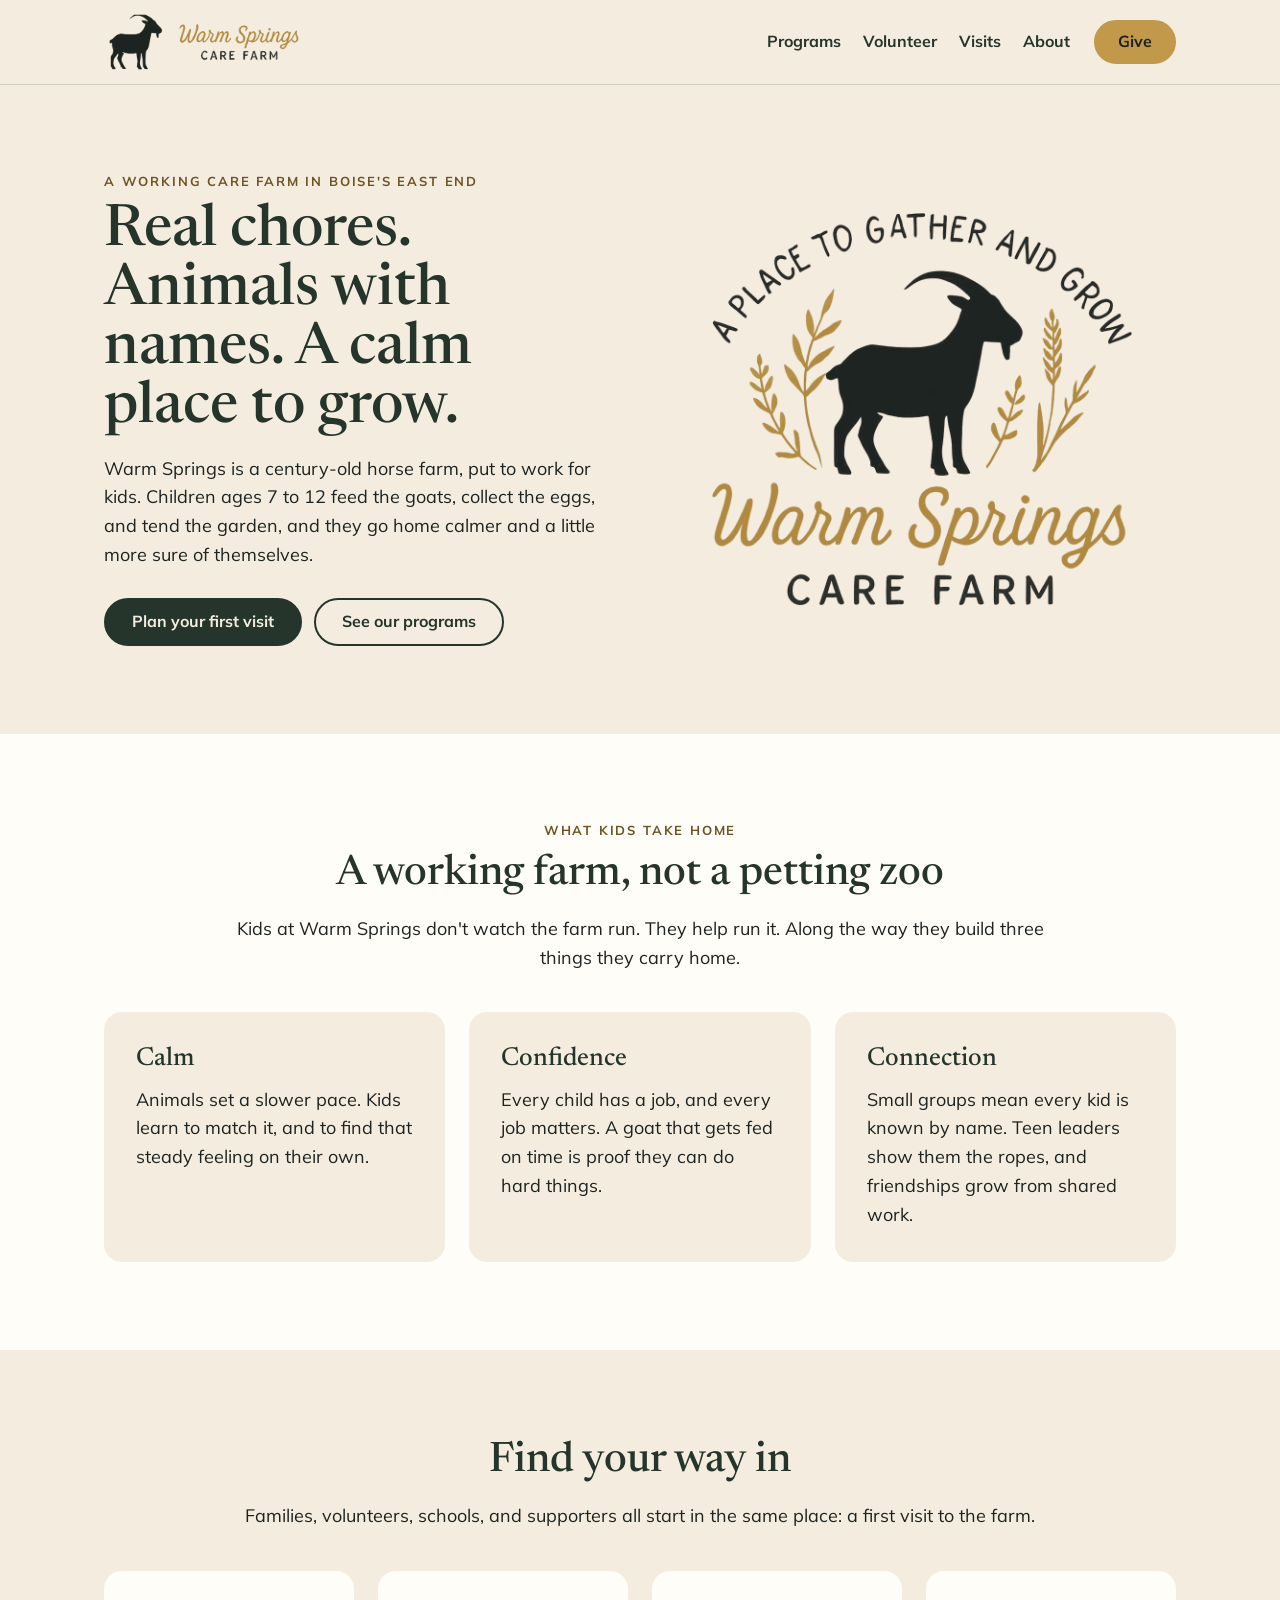
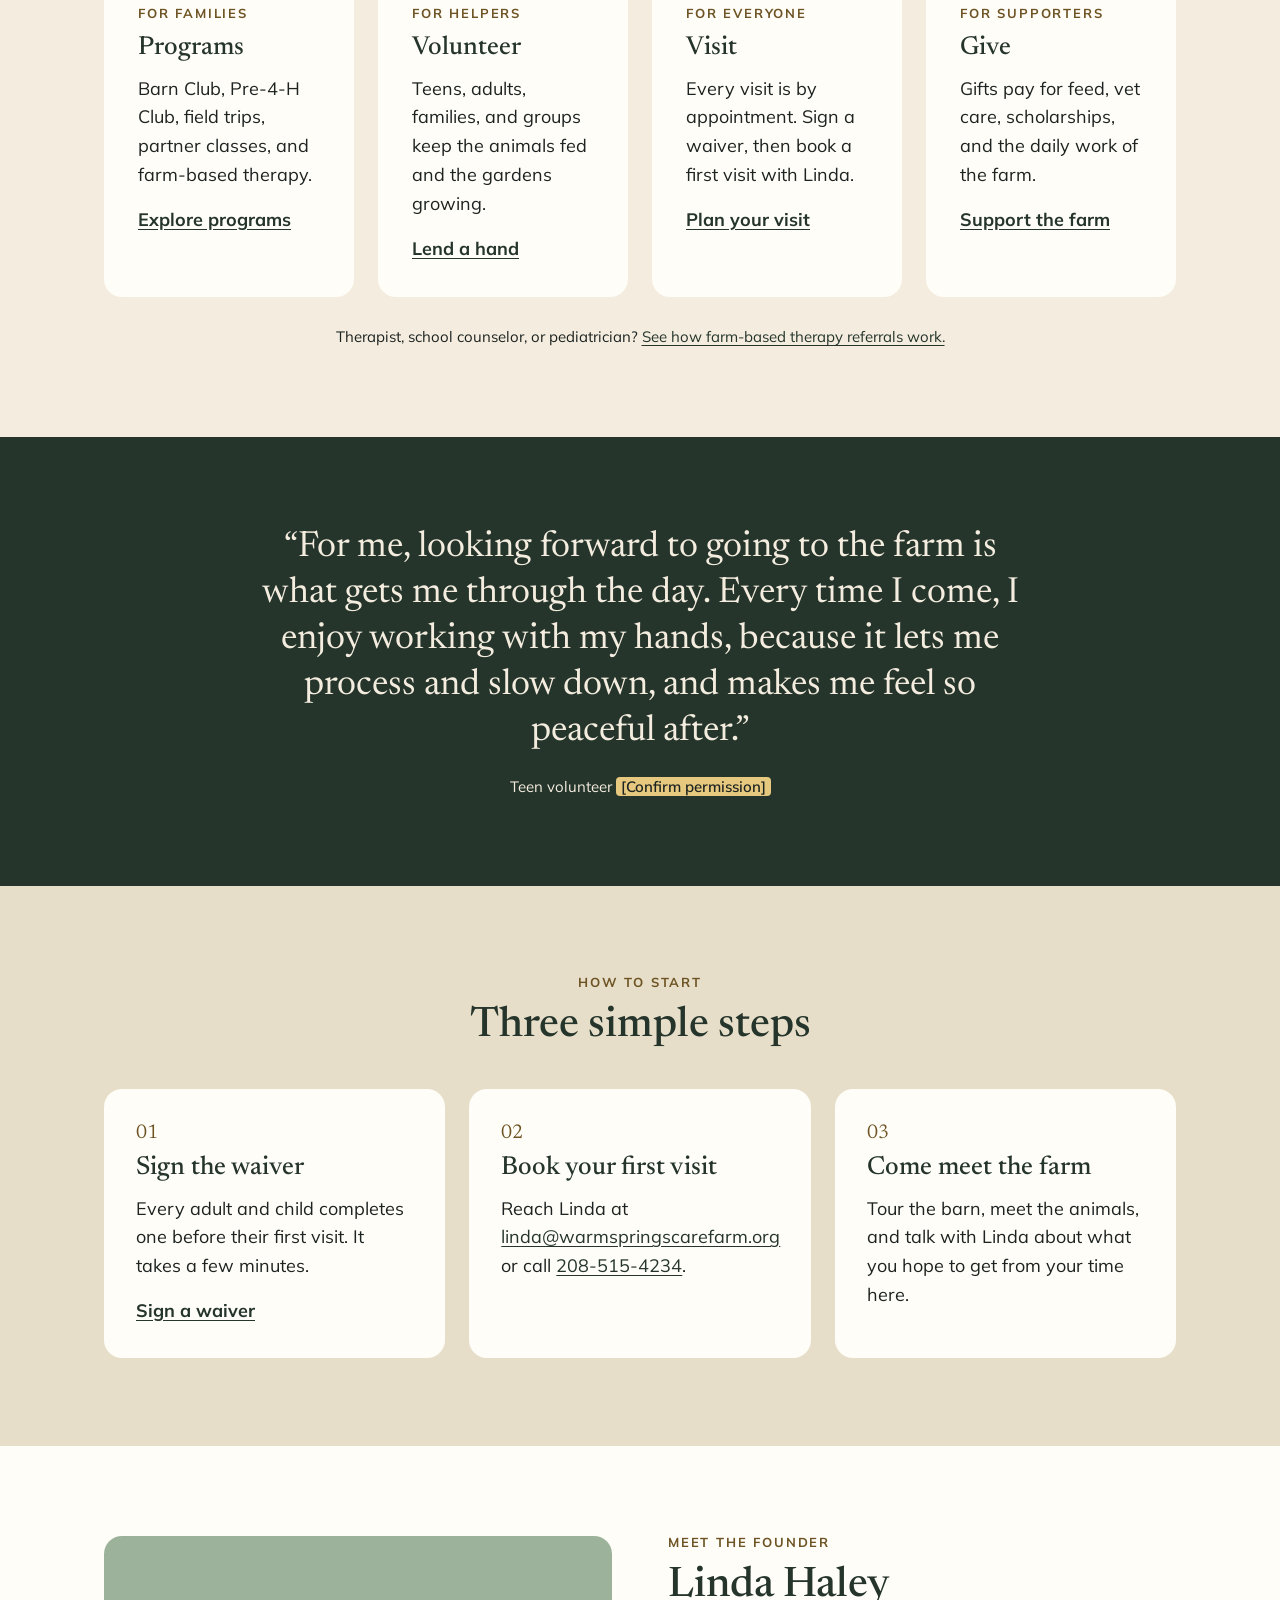
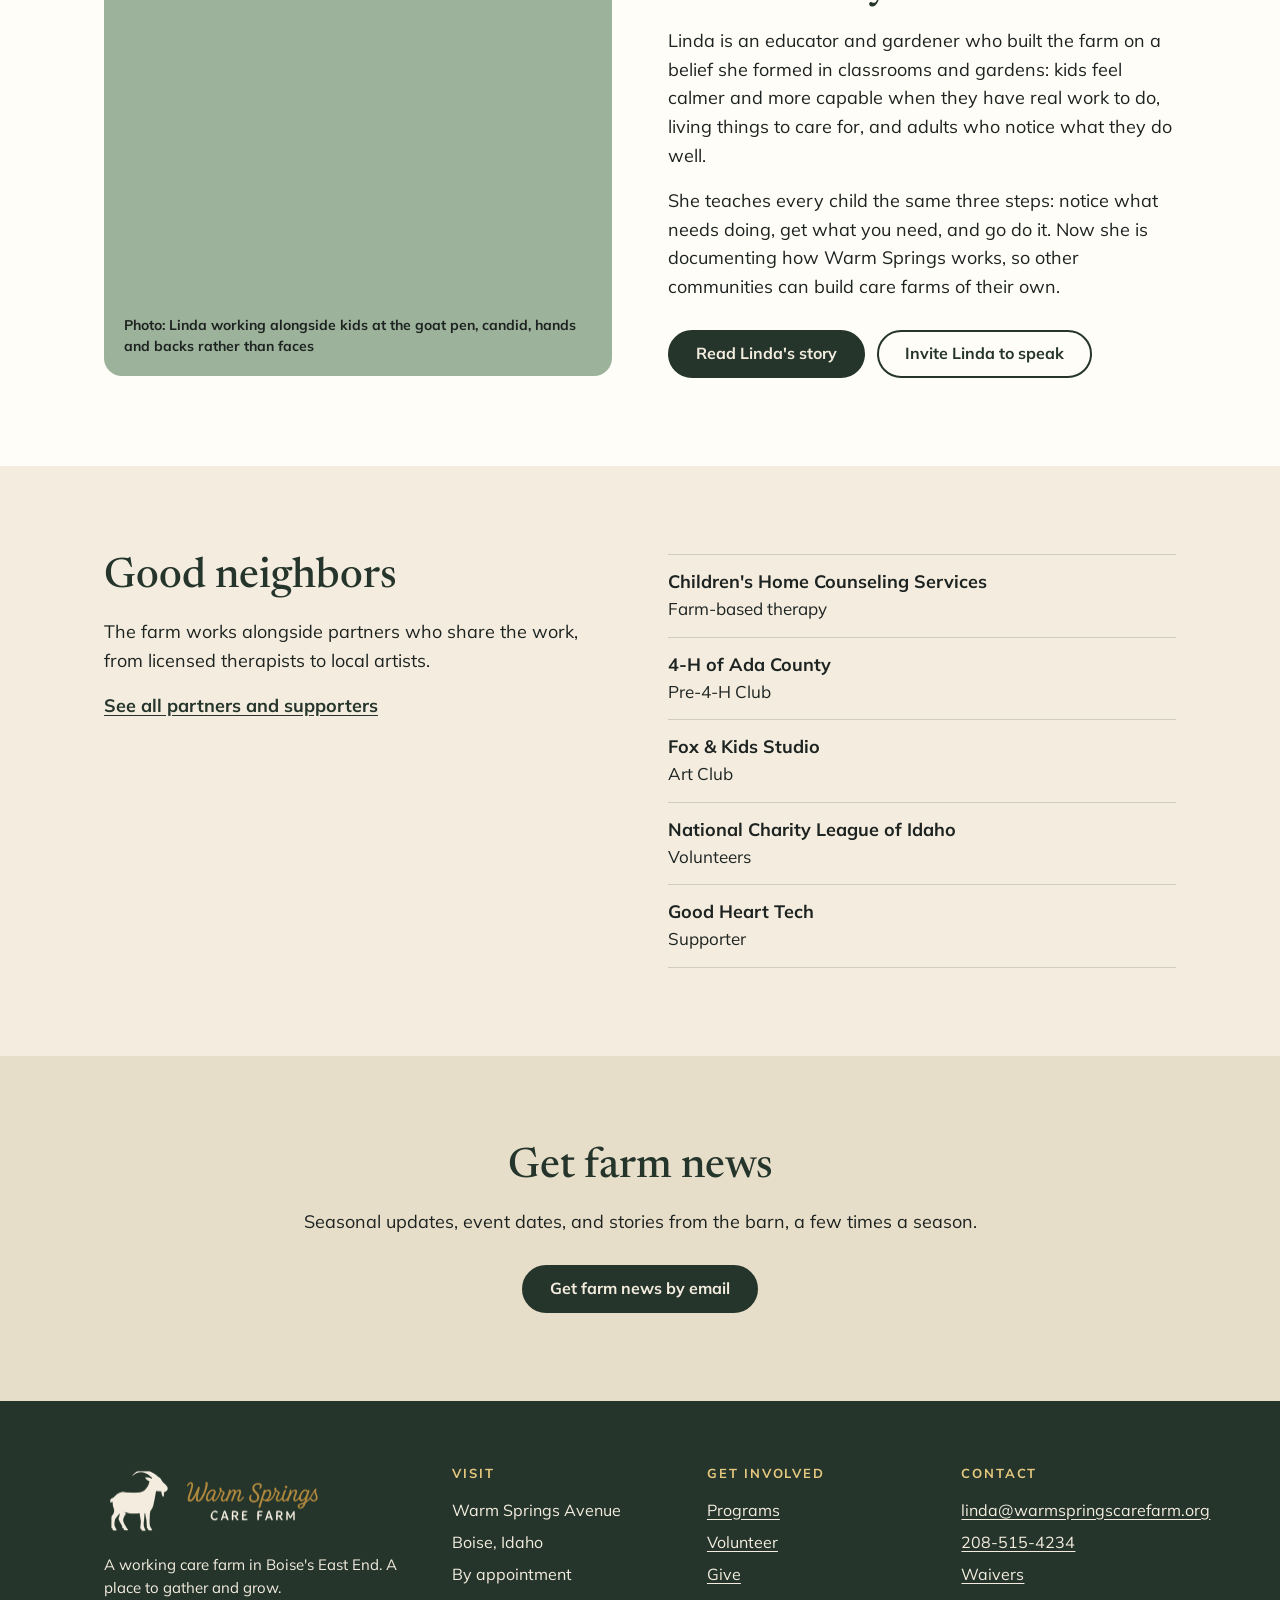
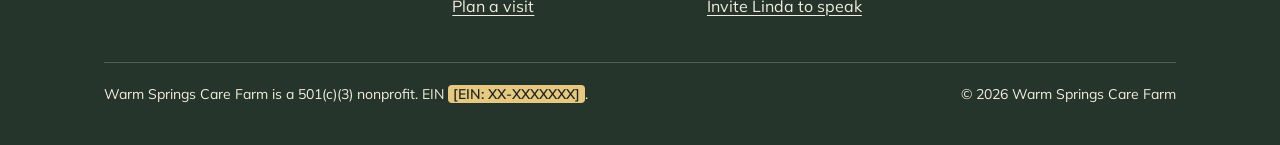
<file: docs/index.html>
<!doctype html>
<html lang="en">
<head>
<meta charset="utf-8">
<meta name="viewport" content="width=device-width, initial-scale=1">
<title>A Care Farm for Kids in Boise | Warm Springs Care Farm</title>
<meta name="description" content="A working care farm in Boise's East End where kids ages 7 to 12 build calm and confidence through real chores and animals with names.">
<link rel="canonical" href="https://warmspringscarefarm.org/">
<meta property="og:type" content="website">
<meta property="og:site_name" content="Warm Springs Care Farm">
<meta property="og:title" content="A Care Farm for Kids in Boise | Warm Springs Care Farm">
<meta property="og:description" content="A working care farm in Boise's East End where kids ages 7 to 12 build calm and confidence through real chores and animals with names.">
<meta property="og:url" content="https://warmspringscarefarm.org/">
<meta property="og:image" content="https://warmspringscarefarm.org/assets/images/og-share.jpg">
<meta property="og:image:width" content="1200">
<meta property="og:image:height" content="630">
<meta name="twitter:card" content="summary_large_image">
<meta name="theme-color" content="#25352B">
<link rel="icon" href="./favicon.ico" sizes="48x48">
<link rel="icon" type="image/png" sizes="32x32" href="./favicon-32x32.png">
<link rel="icon" type="image/png" sizes="16x16" href="./favicon-16x16.png">
<link rel="apple-touch-icon" href="./apple-touch-icon.png">
<link rel="manifest" href="./site.webmanifest">
<link rel="preconnect" href="https://fonts.googleapis.com">
<link rel="preconnect" href="https://fonts.gstatic.com" crossorigin>
<link rel="stylesheet" href="https://fonts.googleapis.com/css2?family=Newsreader:ital,opsz,wght@0,6..72,400;0,6..72,500;1,6..72,400&amp;family=Mulish:wght@400;600;700&amp;display=swap">
<link rel="stylesheet" href="./assets/css/site.css">
<script type="application/ld+json">{
 "@context": "https://schema.org",
 "@type": "NGO",
 "name": "Warm Springs Care Farm",
 "url": "https://warmspringscarefarm.org",
 "email": "linda@warmspringscarefarm.org",
 "telephone": "208-515-4234",
 "description": "A working care farm in Boise's East End that supports children's mental health through hands-on, nature-based experiences.",
 "address": {
  "@type": "PostalAddress",
  "streetAddress": "Warm Springs Avenue",
  "addressLocality": "Boise",
  "addressRegion": "ID",
  "addressCountry": "US"
 },
 "founder": {
  "@type": "Person",
  "name": "Linda Haley"
 }
}</script>
</head>
<body>
<a class="skip" href="#main">Skip to content</a>
<header class="site-header">
  <div class="wrap bar">
    <a class="logo" href="./" aria-label="Warm Springs Care Farm home">
      <img src="./assets/images/logo/wscf-horizontal.png" width="200" height="66" alt="Warm Springs Care Farm">
    </a>
    <nav id="site-nav" class="site-nav" aria-label="Main">
      <ul class="nav-list">
        <li class="has-sub"><a href="./programs/" data-nav="programs">Programs</a>
          <ul class="sub">
            <li><a href="./programs/#our-programs">Our programs</a></li>
            <li><a href="./programs/#partner-programs">Partner programs</a></li>
            <li><a href="./programs/#therapy-partners">Therapy partners</a></li>
          </ul>
        </li>
        <li class="has-sub"><a href="./volunteer/" data-nav="volunteer">Volunteer</a>
          <ul class="sub">
            <li><a href="./volunteer/#teen-leadership-crew">Teen Leadership Crew</a></li>
            <li><a href="./volunteer/#community">Community volunteers</a></li>
            <li><a href="./volunteer-guide/">Volunteer guide</a></li>
          </ul>
        </li>
        <li class="has-sub"><a href="./visits/" data-nav="visits">Visits</a>
          <ul class="sub">
            <li><a href="./visits/#plan-your-visit">Plan your visit</a></li>
            <li><a href="./visits/#calendar">Calendar</a></li>
            <li><a href="./visits/#waivers">Waivers</a></li>
          </ul>
        </li>
        <li class="has-sub"><a href="./about/" data-nav="about">About</a>
          <ul class="sub">
            <li><a href="./about/#about-wscf">Our story</a></li>
            <li><a href="./about/linda-haley/">Meet Linda</a></li>
            <li><a href="./about/#meet-the-team">Team and board</a></li>
            <li><a href="./about/#support">Support the farm</a></li>
          </ul>
        </li>
      </ul>
    </nav>
    <a class="btn gold header-give" href="./about/#support">Give</a>
    <button class="nav-toggle" type="button" aria-expanded="false" aria-controls="site-nav">Menu</button>
  </div>
</header>
<main id="main">
<section class="sec cream">
  <div class="wrap row">
    <div>
      <p class="eyebrow">A working care farm in Boise's East End</p>
      <h1 class="long">Real chores. Animals with names. A calm place to grow.</h1>
      <p>Warm Springs is a century-old horse farm, put to work for kids. Children ages 7 to 12 feed the goats, collect the eggs, and tend the garden, and they go home calmer and a little more sure of themselves.</p>
      <div class="btns">
        <a class="btn" href="./visits/">Plan your first visit</a>
        <a class="btn ghost" href="./programs/">See our programs</a>
      </div>
    </div>
    <div><img class="badge" src="./assets/images/logo/wscf-badge.png" width="470" height="442" alt="Warm Springs Care Farm. A place to gather and grow."></div>
  </div>
</section>

<section class="sec white" aria-labelledby="h-takehome">
  <div class="wrap">
    <div class="center narrow intro">
      <p class="eyebrow">What kids take home</p>
      <h2 id="h-takehome">A working farm, not a petting zoo</h2>
      <p>Kids at Warm Springs don't watch the farm run. They help run it. Along the way they build three things they carry home.</p>
    </div>
    <div class="cols">
      <div class="card"><h3>Calm</h3><p>Animals set a slower pace. Kids learn to match it, and to find that steady feeling on their own.</p></div>
      <div class="card"><h3>Confidence</h3><p>Every child has a job, and every job matters. A goat that gets fed on time is proof they can do hard things.</p></div>
      <div class="card"><h3>Connection</h3><p>Small groups mean every kid is known by name. Teen leaders show them the ropes, and friendships grow from shared work.</p></div>
    </div>
  </div>
</section>

<section class="sec cream" aria-labelledby="h-ways">
  <div class="wrap">
    <div class="center narrow intro">
      <h2 id="h-ways">Find your way in</h2>
      <p>Families, volunteers, schools, and supporters all start in the same place: a first visit to the farm.</p>
    </div>
    <div class="cols four">
      <a class="card" href="./programs/">
        <p class="eyebrow">For families</p>
        <h3>Programs</h3>
        <p>Barn Club, Pre-4-H Club, field trips, partner classes, and farm-based therapy.</p>
        <span class="text-link">Explore programs</span>
      </a>
      <a class="card" href="./volunteer/">
        <p class="eyebrow">For helpers</p>
        <h3>Volunteer</h3>
        <p>Teens, adults, families, and groups keep the animals fed and the gardens growing.</p>
        <span class="text-link">Lend a hand</span>
      </a>
      <a class="card" href="./visits/">
        <p class="eyebrow">For everyone</p>
        <h3>Visit</h3>
        <p>Every visit is by appointment. Sign a waiver, then book a first visit with Linda.</p>
        <span class="text-link">Plan your visit</span>
      </a>
      <a class="card" href="./about/#support">
        <p class="eyebrow">For supporters</p>
        <h3>Give</h3>
        <p>Gifts pay for feed, vet care, scholarships, and the daily work of the farm.</p>
        <span class="text-link">Support the farm</span>
      </a>
    </div>
    <p class="center small" style="margin-top:28px">Therapist, school counselor, or pediatrician? <a href="./programs/#therapy-partners">See how farm-based therapy referrals work.</a></p>
  </div>
</section>

<section class="sec forest" aria-label="A word from a teen volunteer">
  <div class="wrap narrow center">
    <p class="quote">“For me, looking forward to going to the farm is what gets me through the day. Every time I come, I enjoy working with my hands, because it lets me process and slow down, and makes me feel so peaceful after.”</p>
    <p class="small">Teen volunteer <span class="tbd">[Confirm permission]</span></p>
  </div>
</section>

<section class="sec oat" aria-labelledby="h-steps">
  <div class="wrap">
    <div class="center narrow intro">
      <p class="eyebrow">How to start</p>
      <h2 id="h-steps">Three simple steps</h2>
    </div>
    <div class="cols">
      <div class="card"><div class="step">01</div><h3>Sign the waiver</h3><p>Every adult and child completes one before their first visit. It takes a few minutes.</p><a class="text-link" href="./visits/#waivers">Sign a waiver</a></div>
      <div class="card"><div class="step">02</div><h3>Book your first visit</h3><p>Reach Linda at <a href="mailto:linda@warmspringscarefarm.org">linda@warmspringscarefarm.org</a> or call <a href="tel:+12085154234">208-515-4234</a>.</p></div>
      <div class="card"><div class="step">03</div><h3>Come meet the farm</h3><p>Tour the barn, meet the animals, and talk with Linda about what you hope to get from your time here.</p></div>
    </div>
  </div>
</section>

<section class="sec white" aria-labelledby="h-linda">
  <div class="wrap row flip">
    <div>
      <p class="eyebrow">Meet the founder</p>
      <h2 id="h-linda">Linda Haley</h2>
      <p>Linda is an educator and gardener who built the farm on a belief she formed in classrooms and gardens: kids feel calmer and more capable when they have real work to do, living things to care for, and adults who notice what they do well.</p>
      <p>She teaches every child the same three steps: notice what needs doing, get what you need, and go do it. Now she is documenting how Warm Springs works, so other communities can build care farms of their own.</p>
      <div class="btns">
        <a class="btn" href="./about/linda-haley/">Read Linda's story</a>
        <a class="btn ghost" href="./about/linda-haley/#speaking">Invite Linda to speak</a>
      </div>
    </div>
    <figure class="photo">Photo: Linda working alongside kids at the goat pen, candid, hands and backs rather than faces</figure>
  </div>
</section>

<section class="sec cream" aria-labelledby="h-partners">
  <div class="wrap row top">
    <div>
      <h2 id="h-partners">Good neighbors</h2>
      <p>The farm works alongside partners who share the work, from licensed therapists to local artists.</p>
      <p><a class="text-link" href="./about/#partners">See all partners and supporters</a></p>
    </div>
    <ul class="list">
      <li><b>Children's Home Counseling Services</b>Farm-based therapy</li>
      <li><b>4-H of Ada County</b>Pre-4-H Club</li>
      <li><b>Fox &amp; Kids Studio</b>Art Club</li>
      <li><b>National Charity League of Idaho</b>Volunteers</li>
      <li><b>Good Heart Tech</b>Supporter</li>
    </ul>
  </div>
</section>

<section class="sec oat center" aria-labelledby="h-news">
  <div class="wrap narrow">
    <h2 id="h-news">Get farm news</h2>
    <p>Seasonal updates, event dates, and stories from the barn, a few times a season.</p>
    <div class="btns"><a class="btn" href="mailto:linda@warmspringscarefarm.org?subject=Add%20me%20to%20farm%20news">Get farm news by email</a></div>
  </div>
</section>
</main>
<footer class="site-footer">
  <div class="wrap">
    <div class="grid">
      <div class="brand">
        <img src="./assets/images/logo/wscf-horizontal-reversed.png" width="220" height="72" alt="Warm Springs Care Farm">
        <p class="small">A working care farm in Boise's East End. A place to gather and grow.</p>
      </div>
      <div>
        <h2>Visit</h2>
        <ul>
          <li>Warm Springs Avenue</li>
          <li>Boise, Idaho</li>
          <li>By appointment</li>
          <li><a href="./visits/">Plan a visit</a></li>
        </ul>
      </div>
      <div>
        <h2>Get involved</h2>
        <ul>
          <li><a href="./programs/">Programs</a></li>
          <li><a href="./volunteer/">Volunteer</a></li>
          <li><a href="./about/#support">Give</a></li>
          <li><a href="./about/linda-haley/#speaking">Invite Linda to speak</a></li>
        </ul>
      </div>
      <div>
        <h2>Contact</h2>
        <ul>
          <li><a href="mailto:linda@warmspringscarefarm.org">linda@warmspringscarefarm.org</a></li>
          <li><a href="tel:+12085154234">208-515-4234</a></li>
          
          <li><a href="./visits/#waivers">Waivers</a></li>
        </ul>
      </div>
    </div>
    <div class="legal">
      <span>Warm Springs Care Farm is a 501(c)(3) nonprofit. EIN <span class="tbd">[EIN: XX-XXXXXXX]</span>.</span>
      <span>&copy; 2026 Warm Springs Care Farm</span>
    </div>
  </div>
</footer>
<script src="./assets/js/site.js" defer></script>
</body>
</html>
</file>
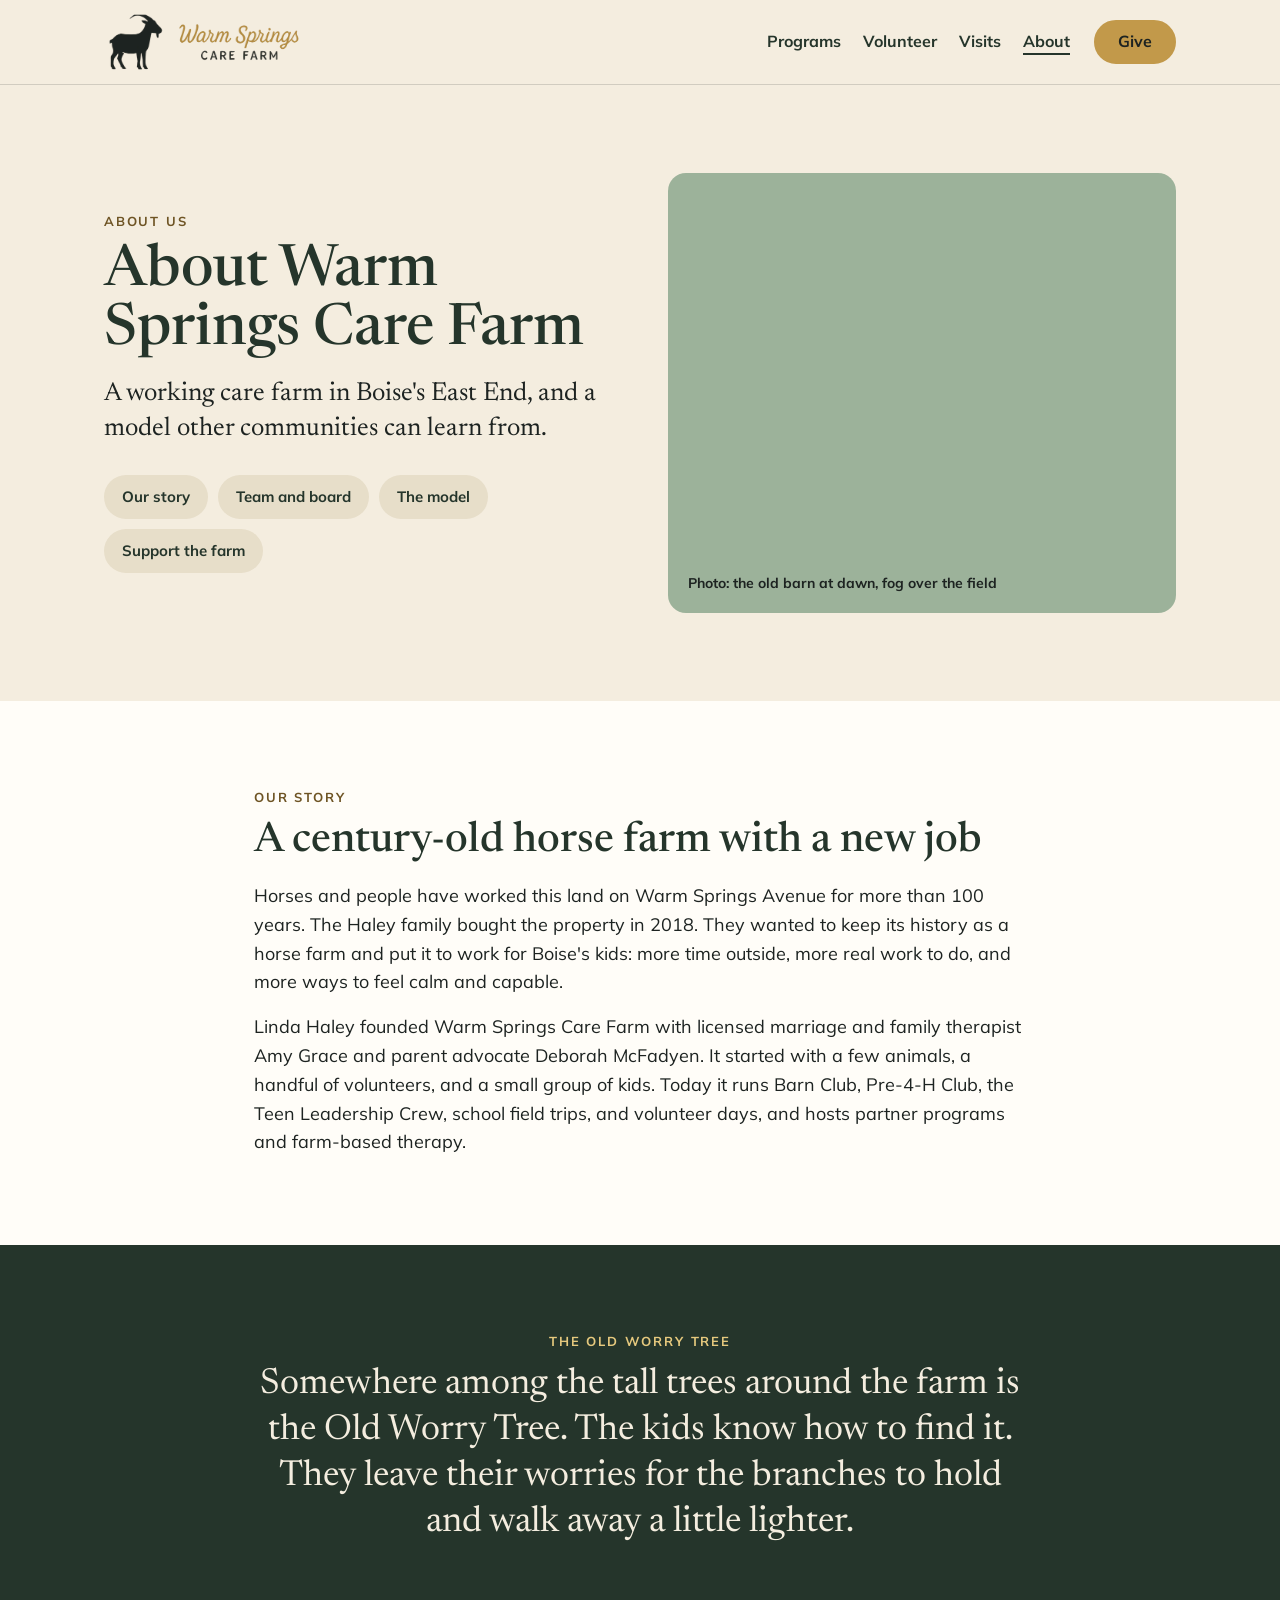
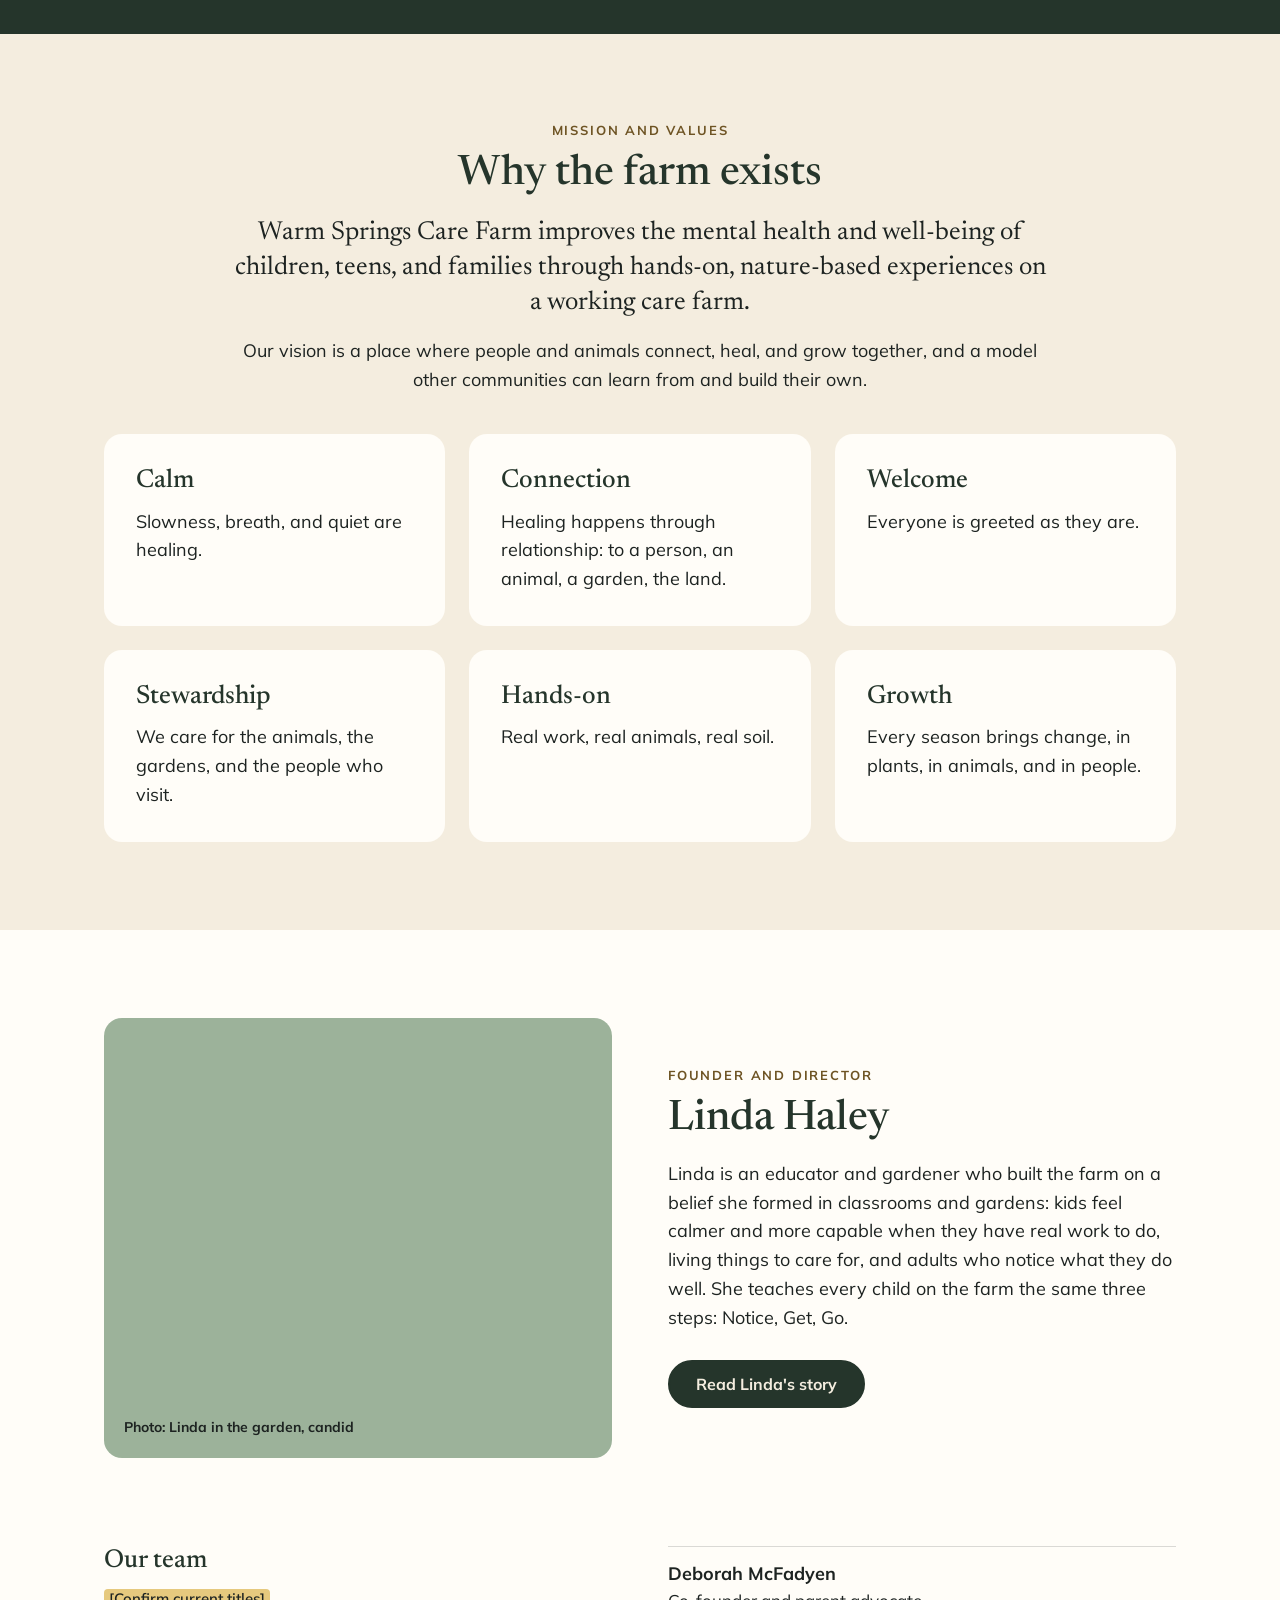
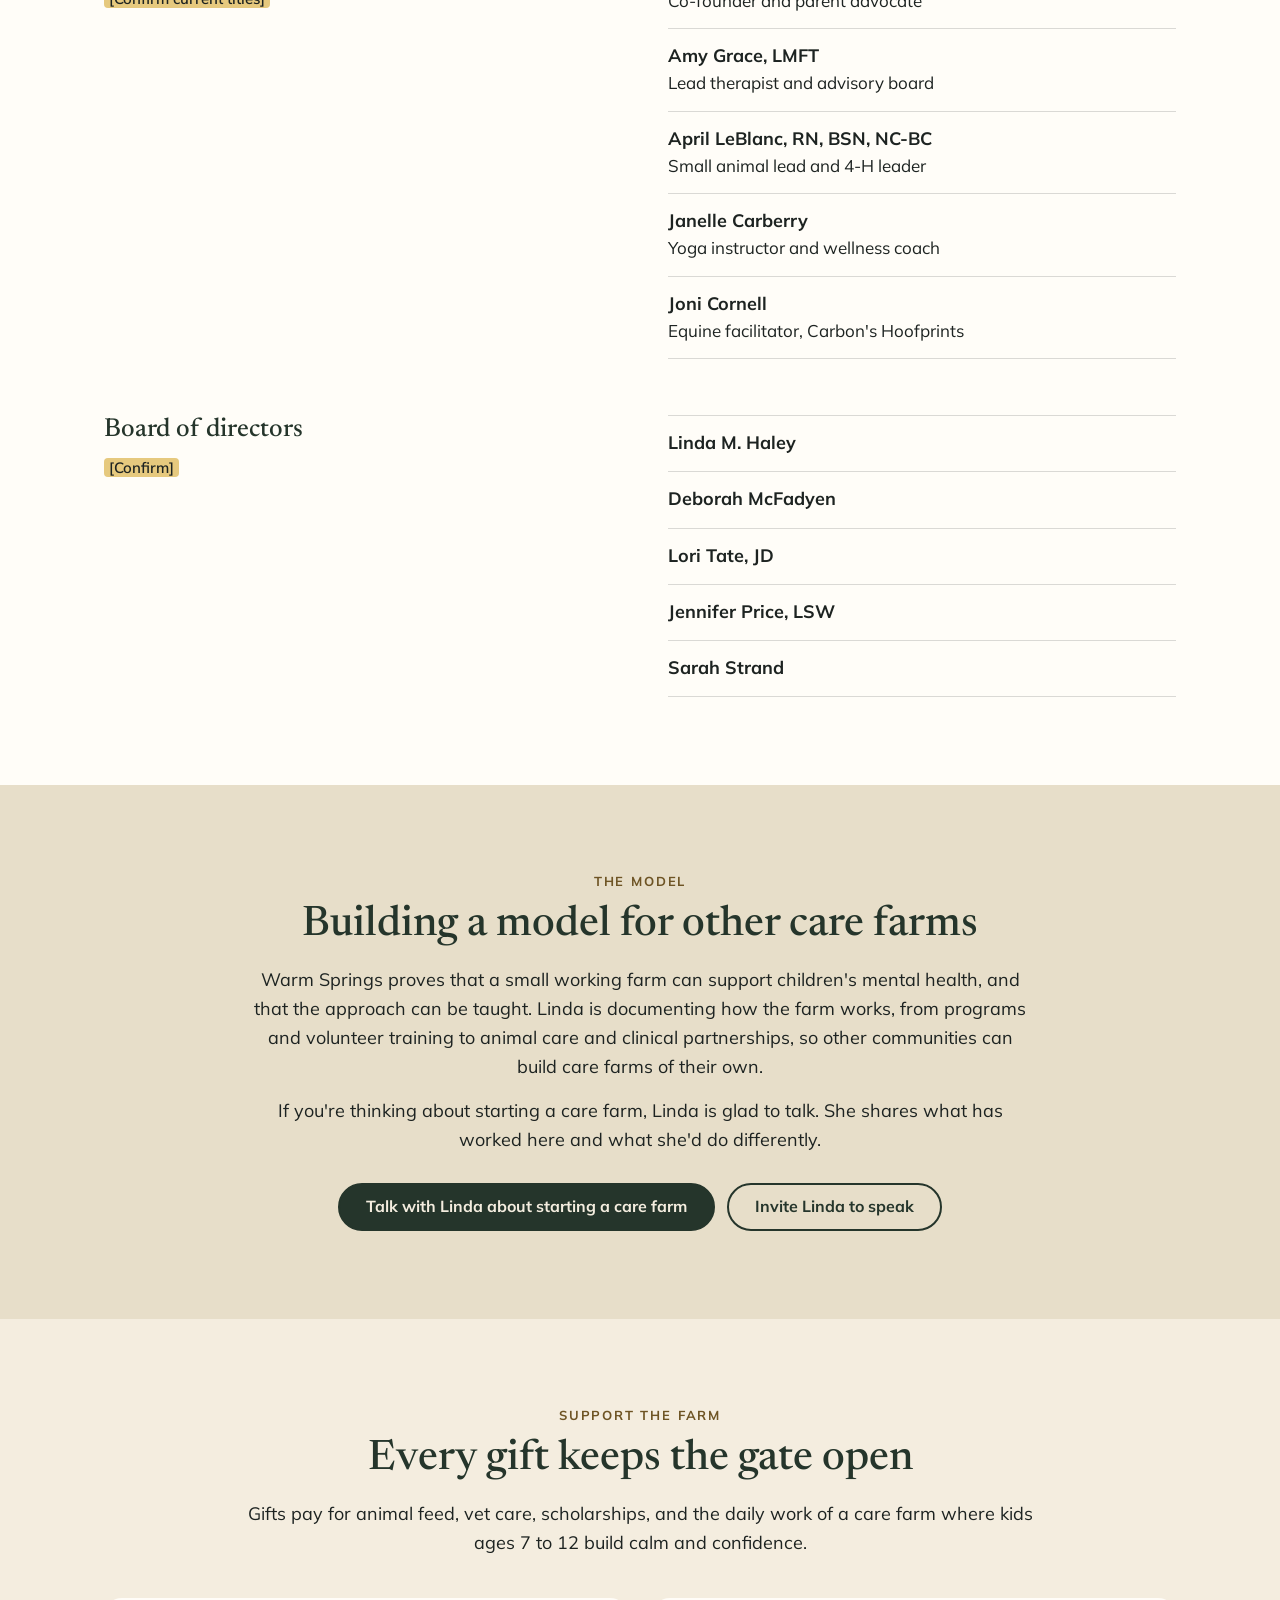
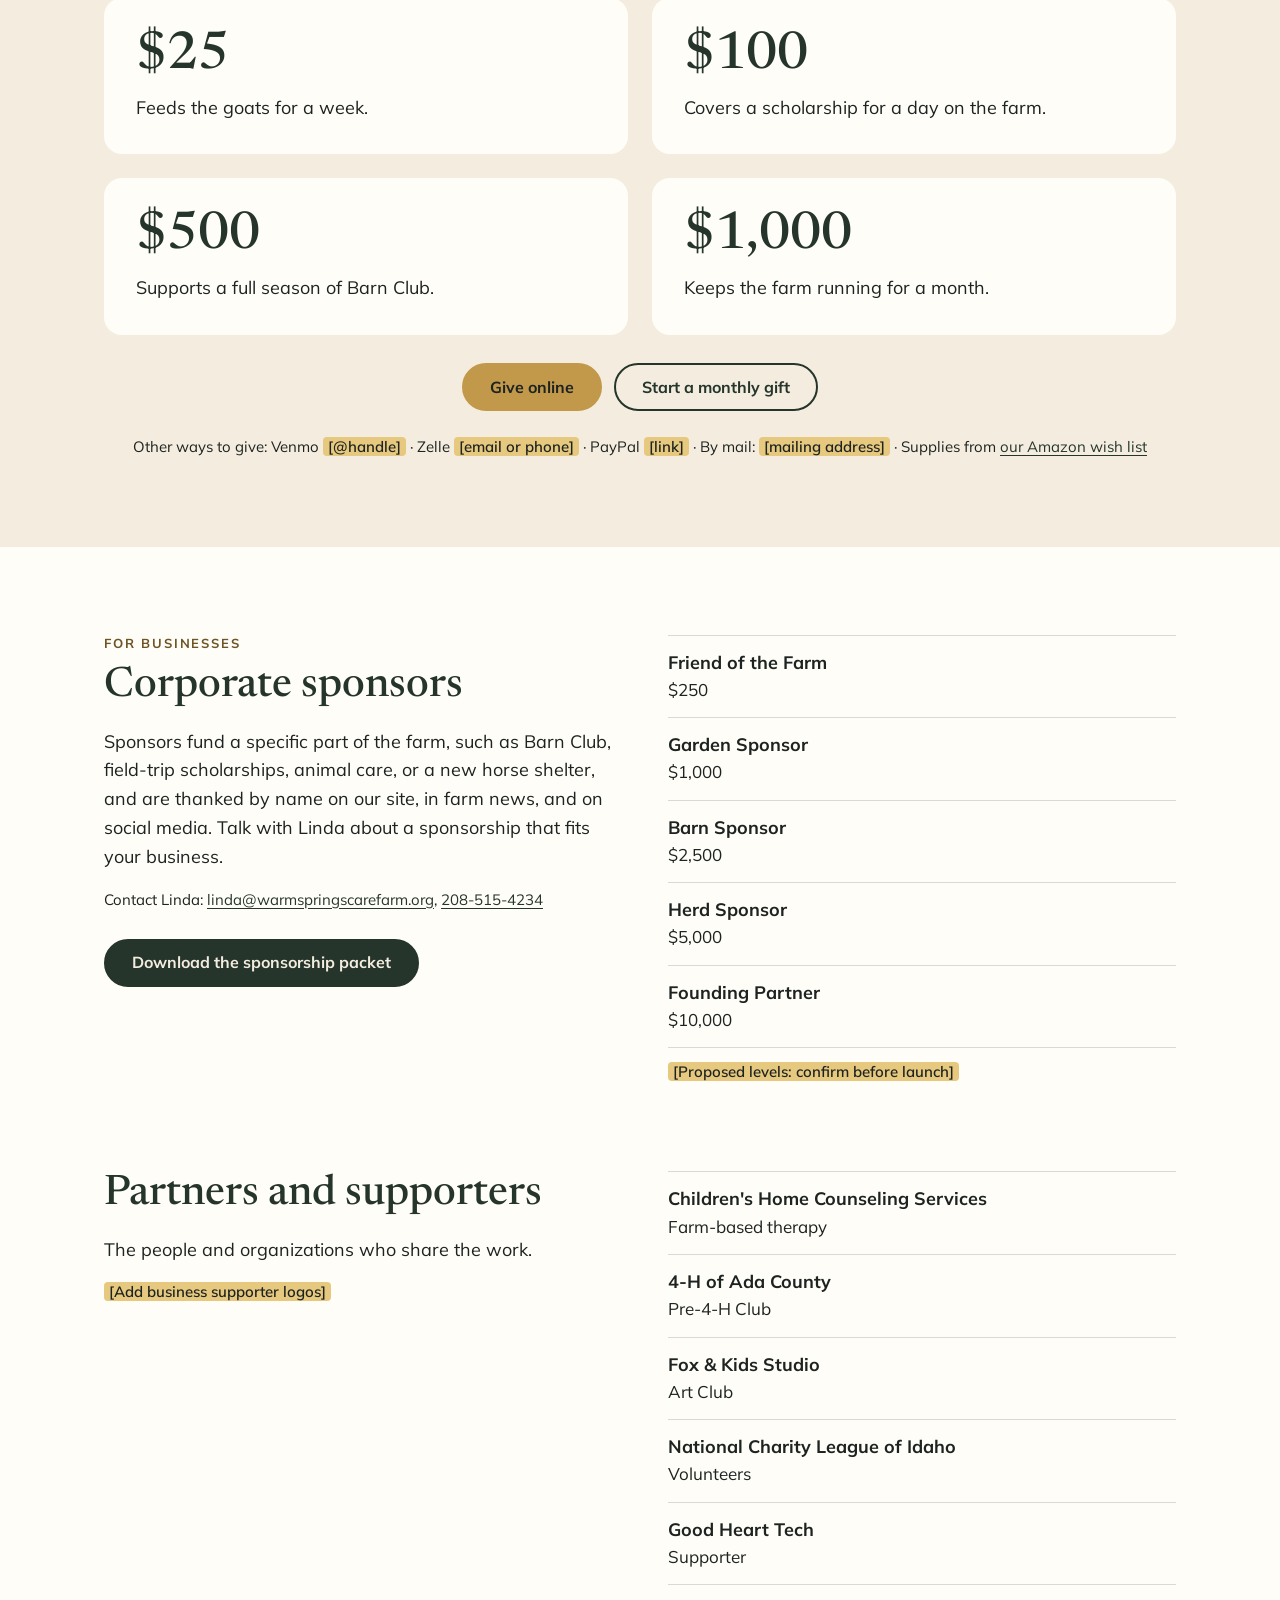
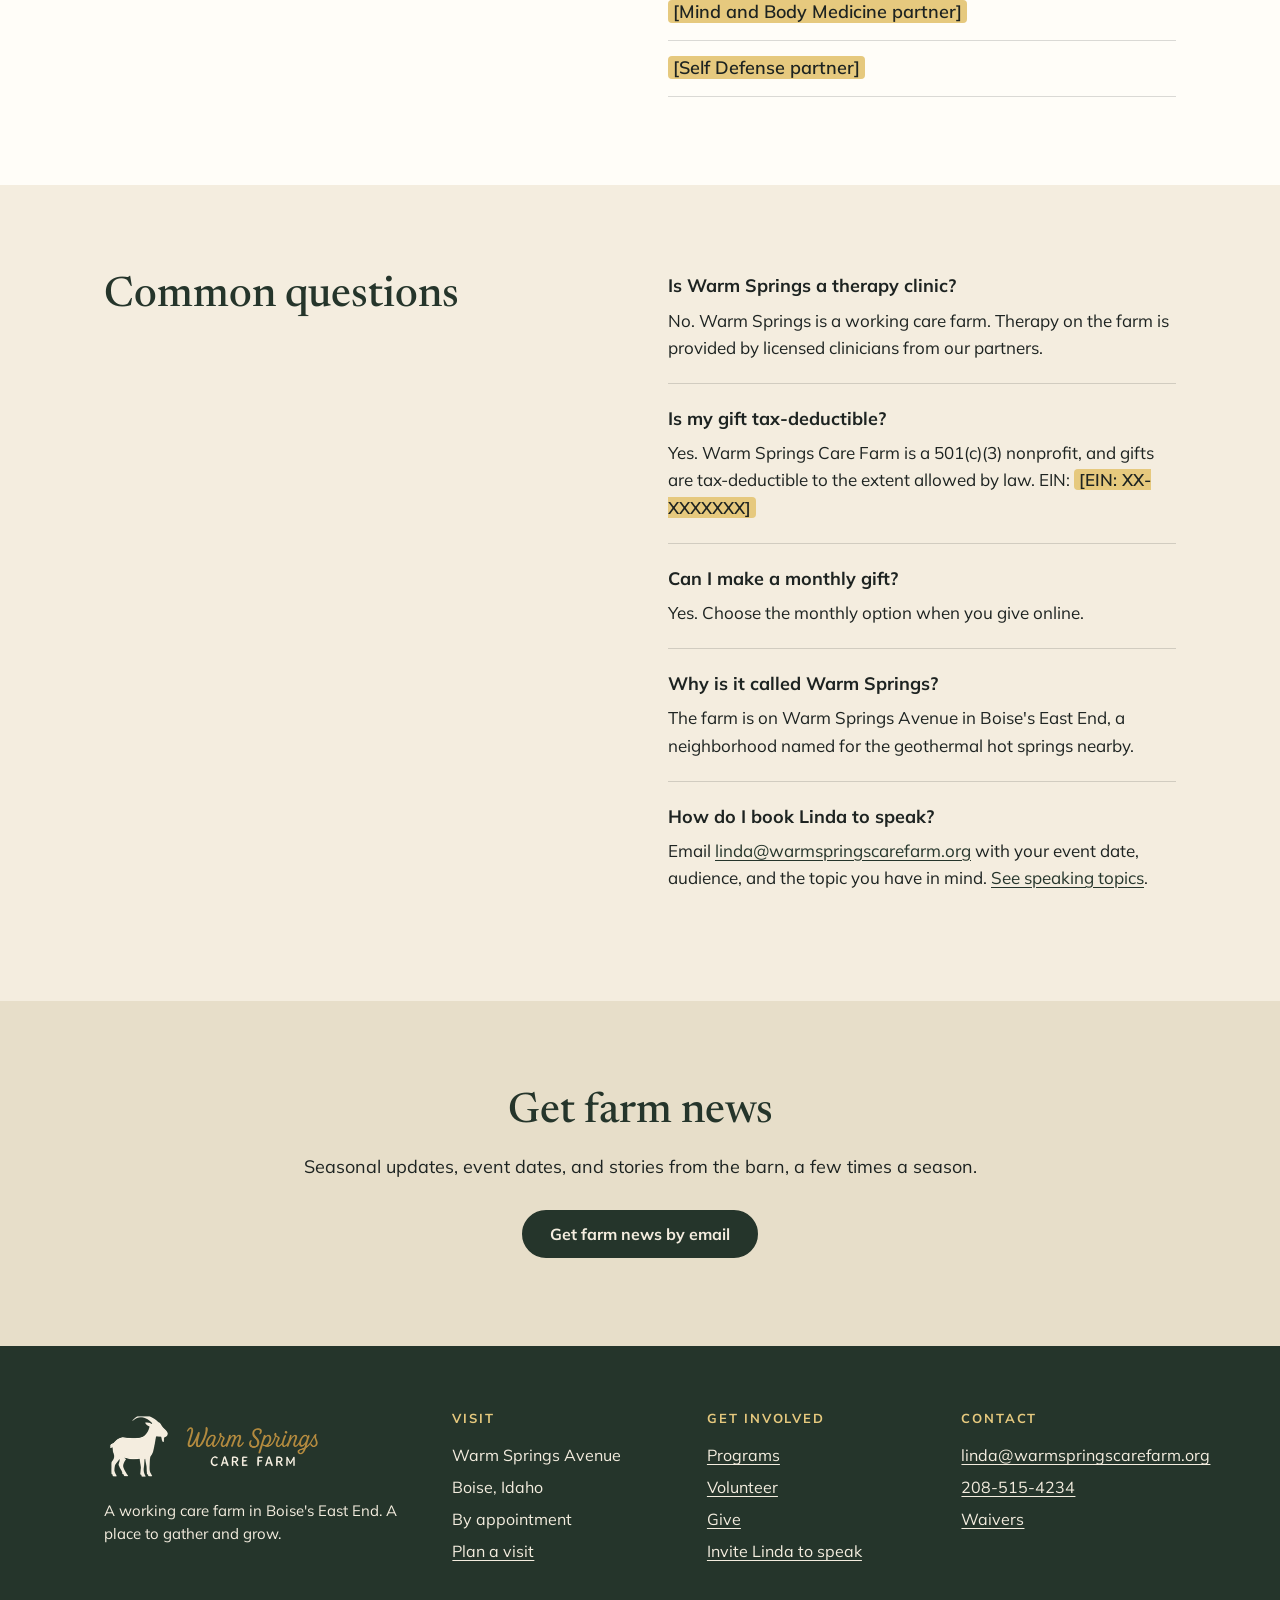
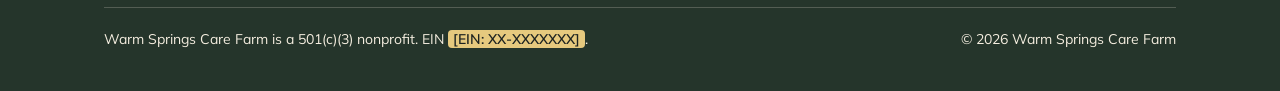
<file: docs/about/index.html>
<!doctype html>
<html lang="en">
<head>
<meta charset="utf-8">
<meta name="viewport" content="width=device-width, initial-scale=1">
<title>About Us | Warm Springs Care Farm, Boise</title>
<meta name="description" content="A century-old horse farm in Boise's East End, now a care farm for children's mental health. Meet founder Linda Haley, our team, and our supporters.">
<link rel="canonical" href="https://warmspringscarefarm.org/about/">
<meta property="og:type" content="website">
<meta property="og:site_name" content="Warm Springs Care Farm">
<meta property="og:title" content="About Us | Warm Springs Care Farm, Boise">
<meta property="og:description" content="A century-old horse farm in Boise's East End, now a care farm for children's mental health. Meet founder Linda Haley, our team, and our supporters.">
<meta property="og:url" content="https://warmspringscarefarm.org/about/">
<meta property="og:image" content="https://warmspringscarefarm.org/assets/images/og-share.jpg">
<meta property="og:image:width" content="1200">
<meta property="og:image:height" content="630">
<meta name="twitter:card" content="summary_large_image">
<meta name="theme-color" content="#25352B">
<link rel="icon" href="../favicon.ico" sizes="48x48">
<link rel="icon" type="image/png" sizes="32x32" href="../favicon-32x32.png">
<link rel="icon" type="image/png" sizes="16x16" href="../favicon-16x16.png">
<link rel="apple-touch-icon" href="../apple-touch-icon.png">
<link rel="manifest" href="../site.webmanifest">
<link rel="preconnect" href="https://fonts.googleapis.com">
<link rel="preconnect" href="https://fonts.gstatic.com" crossorigin>
<link rel="stylesheet" href="https://fonts.googleapis.com/css2?family=Newsreader:ital,opsz,wght@0,6..72,400;0,6..72,500;1,6..72,400&amp;family=Mulish:wght@400;600;700&amp;display=swap">
<link rel="stylesheet" href="../assets/css/site.css">

</head>
<body>
<a class="skip" href="#main">Skip to content</a>
<header class="site-header">
  <div class="wrap bar">
    <a class="logo" href="../" aria-label="Warm Springs Care Farm home">
      <img src="../assets/images/logo/wscf-horizontal.png" width="200" height="66" alt="Warm Springs Care Farm">
    </a>
    <nav id="site-nav" class="site-nav" aria-label="Main">
      <ul class="nav-list">
        <li class="has-sub"><a href="../programs/" data-nav="programs">Programs</a>
          <ul class="sub">
            <li><a href="../programs/#our-programs">Our programs</a></li>
            <li><a href="../programs/#partner-programs">Partner programs</a></li>
            <li><a href="../programs/#therapy-partners">Therapy partners</a></li>
          </ul>
        </li>
        <li class="has-sub"><a href="../volunteer/" data-nav="volunteer">Volunteer</a>
          <ul class="sub">
            <li><a href="../volunteer/#teen-leadership-crew">Teen Leadership Crew</a></li>
            <li><a href="../volunteer/#community">Community volunteers</a></li>
            <li><a href="../volunteer-guide/">Volunteer guide</a></li>
          </ul>
        </li>
        <li class="has-sub"><a href="../visits/" data-nav="visits">Visits</a>
          <ul class="sub">
            <li><a href="../visits/#plan-your-visit">Plan your visit</a></li>
            <li><a href="../visits/#calendar">Calendar</a></li>
            <li><a href="../visits/#waivers">Waivers</a></li>
          </ul>
        </li>
        <li class="has-sub"><a href="../about/" data-nav="about" aria-current="page">About</a>
          <ul class="sub">
            <li><a href="../about/#about-wscf">Our story</a></li>
            <li><a href="../about/linda-haley/">Meet Linda</a></li>
            <li><a href="../about/#meet-the-team">Team and board</a></li>
            <li><a href="../about/#support">Support the farm</a></li>
          </ul>
        </li>
      </ul>
    </nav>
    <a class="btn gold header-give" href="../about/#support">Give</a>
    <button class="nav-toggle" type="button" aria-expanded="false" aria-controls="site-nav">Menu</button>
  </div>
</header>
<main id="main">
<section class="sec cream">
  <div class="wrap row">
    <div>
      <p class="eyebrow">About us</p>
      <h1 class="long">About Warm Springs Care Farm</h1>
      <p class="lede">A working care farm in Boise's East End, and a model other communities can learn from.</p>
      <ul class="jump" aria-label="On this page">
        <li><a href="#about-wscf">Our story</a></li>
        <li><a href="#meet-the-team">Team and board</a></li>
        <li><a href="#the-model">The model</a></li>
        <li><a href="#support">Support the farm</a></li>
      </ul>
    </div>
    <figure class="photo">Photo: the old barn at dawn, fog over the field</figure>
  </div>
</section>

<section class="sec white" id="about-wscf" aria-labelledby="h-story">
  <div class="wrap narrow">
    <p class="eyebrow">Our story</p>
    <h2 id="h-story">A century-old horse farm with a new job</h2>
    <p>Horses and people have worked this land on Warm Springs Avenue for more than 100 years. The Haley family bought the property in 2018. They wanted to keep its history as a horse farm and put it to work for Boise's kids: more time outside, more real work to do, and more ways to feel calm and capable.</p>
    <p>Linda Haley founded Warm Springs Care Farm with licensed marriage and family therapist Amy Grace and parent advocate Deborah McFadyen. It started with a few animals, a handful of volunteers, and a small group of kids. Today it runs Barn Club, Pre-4-H Club, the Teen Leadership Crew, school field trips, and volunteer days, and hosts partner programs and farm-based therapy.</p>
  </div>
</section>

<section class="sec forest" aria-labelledby="h-tree">
  <div class="wrap narrow center">
    <p class="eyebrow" id="h-tree">The Old Worry Tree</p>
    <p class="quote">Somewhere among the tall trees around the farm is the Old Worry Tree. The kids know how to find it. They leave their worries for the branches to hold and walk away a little lighter.</p>
  </div>
</section>

<section class="sec cream" aria-labelledby="h-mission">
  <div class="wrap">
    <div class="center narrow intro">
      <p class="eyebrow">Mission and values</p>
      <h2 id="h-mission">Why the farm exists</h2>
      <p class="lede">Warm Springs Care Farm improves the mental health and well-being of children, teens, and families through hands-on, nature-based experiences on a working care farm.</p>
      <p>Our vision is a place where people and animals connect, heal, and grow together, and a model other communities can learn from and build their own.</p>
    </div>
    <div class="cols">
      <div class="card"><h3>Calm</h3><p>Slowness, breath, and quiet are healing.</p></div>
      <div class="card"><h3>Connection</h3><p>Healing happens through relationship: to a person, an animal, a garden, the land.</p></div>
      <div class="card"><h3>Welcome</h3><p>Everyone is greeted as they are.</p></div>
      <div class="card"><h3>Stewardship</h3><p>We care for the animals, the gardens, and the people who visit.</p></div>
      <div class="card"><h3>Hands-on</h3><p>Real work, real animals, real soil.</p></div>
      <div class="card"><h3>Growth</h3><p>Every season brings change, in plants, in animals, and in people.</p></div>
    </div>
  </div>
</section>

<section class="sec white" id="meet-the-team" aria-labelledby="h-team">
  <div class="wrap">
    <div class="row flip anchor" id="linda">
      <div>
        <p class="eyebrow">Founder and director</p>
        <h2 id="h-team">Linda Haley</h2>
        <p>Linda is an educator and gardener who built the farm on a belief she formed in classrooms and gardens: kids feel calmer and more capable when they have real work to do, living things to care for, and adults who notice what they do well. She teaches every child on the farm the same three steps: Notice, Get, Go.</p>
        <div class="btns"><a class="btn" href="../about/linda-haley/">Read Linda's story</a></div>
      </div>
      <figure class="photo">Photo: Linda in the garden, candid</figure>
    </div>
    <div class="row top" style="margin-top:88px">
      <div>
        <h3>Our team</h3>
        <p class="small"><span class="tbd">[Confirm current titles]</span></p>
      </div>
      <ul class="list">
        <li><b>Deborah McFadyen</b>Co-founder and parent advocate</li>
        <li><b>Amy Grace, LMFT</b>Lead therapist and advisory board</li>
        <li><b>April LeBlanc, RN, BSN, NC-BC</b>Small animal lead and 4-H leader</li>
        <li><b>Janelle Carberry</b>Yoga instructor and wellness coach</li>
        <li><b>Joni Cornell</b>Equine facilitator, Carbon's Hoofprints</li>
      </ul>
    </div>
    <div class="row top" style="margin-top:56px">
      <div>
        <h3>Board of directors</h3>
        <p class="small"><span class="tbd">[Confirm]</span></p>
      </div>
      <ul class="list">
        <li><b>Linda M. Haley</b></li>
        <li><b>Deborah McFadyen</b></li>
        <li><b>Lori Tate, JD</b></li>
        <li><b>Jennifer Price, LSW</b></li>
        <li><b>Sarah Strand</b></li>
      </ul>
    </div>
  </div>
</section>

<section class="sec oat center" id="the-model" aria-labelledby="h-model">
  <div class="wrap narrow">
    <p class="eyebrow">The model</p>
    <h2 id="h-model">Building a model for other care farms</h2>
    <p>Warm Springs proves that a small working farm can support children's mental health, and that the approach can be taught. Linda is documenting how the farm works, from programs and volunteer training to animal care and clinical partnerships, so other communities can build care farms of their own.</p>
    <p>If you're thinking about starting a care farm, Linda is glad to talk. She shares what has worked here and what she'd do differently.</p>
    <div class="btns">
      <a class="btn" href="mailto:linda@warmspringscarefarm.org?subject=Starting%20a%20care%20farm">Talk with Linda about starting a care farm</a>
      <a class="btn ghost" href="../about/linda-haley/#speaking">Invite Linda to speak</a>
    </div>
  </div>
</section>

<section class="sec cream" id="support" aria-labelledby="h-support">
  <div class="wrap">
    <div class="center narrow intro">
      <p class="eyebrow">Support the farm</p>
      <h2 id="h-support">Every gift keeps the gate open</h2>
      <p>Gifts pay for animal feed, vet care, scholarships, and the daily work of a care farm where kids ages 7 to 12 build calm and confidence.</p>
    </div>
    <div class="cols two">
      <div class="card"><div class="amt">$25</div><p>Feeds the goats for a week.</p></div>
      <div class="card"><div class="amt">$100</div><p>Covers a scholarship for a day on the farm.</p></div>
      <div class="card"><div class="amt">$500</div><p>Supports a full season of Barn Club.</p></div>
      <div class="card"><div class="amt">$1,000</div><p>Keeps the farm running for a month.</p></div>
    </div>
    <div class="btns center">
      <a class="btn gold" href="#">Give online</a>
      <a class="btn ghost" href="#">Start a monthly gift</a>
    </div>
    <p class="center small" style="margin-top:24px">Other ways to give: Venmo <span class="tbd">[@handle]</span> · Zelle <span class="tbd">[email or phone]</span> · PayPal <span class="tbd">[link]</span> · By mail: <span class="tbd">[mailing address]</span> · Supplies from <a href="#">our Amazon wish list</a></p>
  </div>
</section>

<section class="sec white" id="sponsors" aria-labelledby="h-sponsors">
  <div class="wrap">
    <div class="row top">
      <div>
        <p class="eyebrow">For businesses</p>
        <h2 id="h-sponsors">Corporate sponsors</h2>
        <p>Sponsors fund a specific part of the farm, such as Barn Club, field-trip scholarships, animal care, or a new horse shelter, and are thanked by name on our site, in farm news, and on social media. Talk with Linda about a sponsorship that fits your business.</p>
        <p class="small">Contact Linda: <a href="mailto:linda@warmspringscarefarm.org?subject=Sponsorship">linda@warmspringscarefarm.org</a>, <a href="tel:+12085154234">208-515-4234</a></p>
        <div class="btns"><a class="btn" href="#">Download the sponsorship packet</a></div>
      </div>
      <div>
        <ul class="list">
          <li><b>Friend of the Farm</b>$250</li>
          <li><b>Garden Sponsor</b>$1,000</li>
          <li><b>Barn Sponsor</b>$2,500</li>
          <li><b>Herd Sponsor</b>$5,000</li>
          <li><b>Founding Partner</b>$10,000</li>
        </ul>
        <p class="small" style="margin-top:12px"><span class="tbd">[Proposed levels: confirm before launch]</span></p>
      </div>
    </div>
    <div class="row top anchor" id="partners" style="margin-top:88px">
      <div>
        <h2>Partners and supporters</h2>
        <p>The people and organizations who share the work.</p>
        <p class="small"><span class="tbd">[Add business supporter logos]</span></p>
      </div>
      <ul class="list">
        <li><b>Children's Home Counseling Services</b>Farm-based therapy</li>
        <li><b>4-H of Ada County</b>Pre-4-H Club</li>
        <li><b>Fox &amp; Kids Studio</b>Art Club</li>
        <li><b>National Charity League of Idaho</b>Volunteers</li>
        <li><b>Good Heart Tech</b>Supporter</li>
        <li><b><span class="tbd">[Mind and Body Medicine partner]</span></b></li>
        <li><b><span class="tbd">[Self Defense partner]</span></b></li>
      </ul>
    </div>
  </div>
</section>

<section class="sec cream" aria-labelledby="h-faq">
  <div class="wrap row top">
    <div><h2 id="h-faq">Common questions</h2></div>
    <dl class="faq">
      <dt>Is Warm Springs a therapy clinic?</dt>
      <dd>No. Warm Springs is a working care farm. Therapy on the farm is provided by licensed clinicians from our partners.</dd>
      <dt>Is my gift tax-deductible?</dt>
      <dd>Yes. Warm Springs Care Farm is a 501(c)(3) nonprofit, and gifts are tax-deductible to the extent allowed by law. EIN: <span class="tbd">[EIN: XX-XXXXXXX]</span></dd>
      <dt>Can I make a monthly gift?</dt>
      <dd>Yes. Choose the monthly option when you give online.</dd>
      <dt>Why is it called Warm Springs?</dt>
      <dd>The farm is on Warm Springs Avenue in Boise's East End, a neighborhood named for the geothermal hot springs nearby.</dd>
      <dt>How do I book Linda to speak?</dt>
      <dd>Email <a href="mailto:linda@warmspringscarefarm.org?subject=Speaking%20request">linda@warmspringscarefarm.org</a> with your event date, audience, and the topic you have in mind. <a href="../about/linda-haley/#speaking">See speaking topics</a>.</dd>
    </dl>
  </div>
</section>

<section class="sec oat center" aria-labelledby="h-news">
  <div class="wrap narrow">
    <h2 id="h-news">Get farm news</h2>
    <p>Seasonal updates, event dates, and stories from the barn, a few times a season.</p>
    <div class="btns"><a class="btn" href="mailto:linda@warmspringscarefarm.org?subject=Add%20me%20to%20farm%20news">Get farm news by email</a></div>
  </div>
</section>
</main>
<footer class="site-footer">
  <div class="wrap">
    <div class="grid">
      <div class="brand">
        <img src="../assets/images/logo/wscf-horizontal-reversed.png" width="220" height="72" alt="Warm Springs Care Farm">
        <p class="small">A working care farm in Boise's East End. A place to gather and grow.</p>
      </div>
      <div>
        <h2>Visit</h2>
        <ul>
          <li>Warm Springs Avenue</li>
          <li>Boise, Idaho</li>
          <li>By appointment</li>
          <li><a href="../visits/">Plan a visit</a></li>
        </ul>
      </div>
      <div>
        <h2>Get involved</h2>
        <ul>
          <li><a href="../programs/">Programs</a></li>
          <li><a href="../volunteer/">Volunteer</a></li>
          <li><a href="../about/#support">Give</a></li>
          <li><a href="../about/linda-haley/#speaking">Invite Linda to speak</a></li>
        </ul>
      </div>
      <div>
        <h2>Contact</h2>
        <ul>
          <li><a href="mailto:linda@warmspringscarefarm.org">linda@warmspringscarefarm.org</a></li>
          <li><a href="tel:+12085154234">208-515-4234</a></li>
          
          <li><a href="../visits/#waivers">Waivers</a></li>
        </ul>
      </div>
    </div>
    <div class="legal">
      <span>Warm Springs Care Farm is a 501(c)(3) nonprofit. EIN <span class="tbd">[EIN: XX-XXXXXXX]</span>.</span>
      <span>&copy; 2026 Warm Springs Care Farm</span>
    </div>
  </div>
</footer>
<script src="../assets/js/site.js" defer></script>
</body>
</html>
</file>
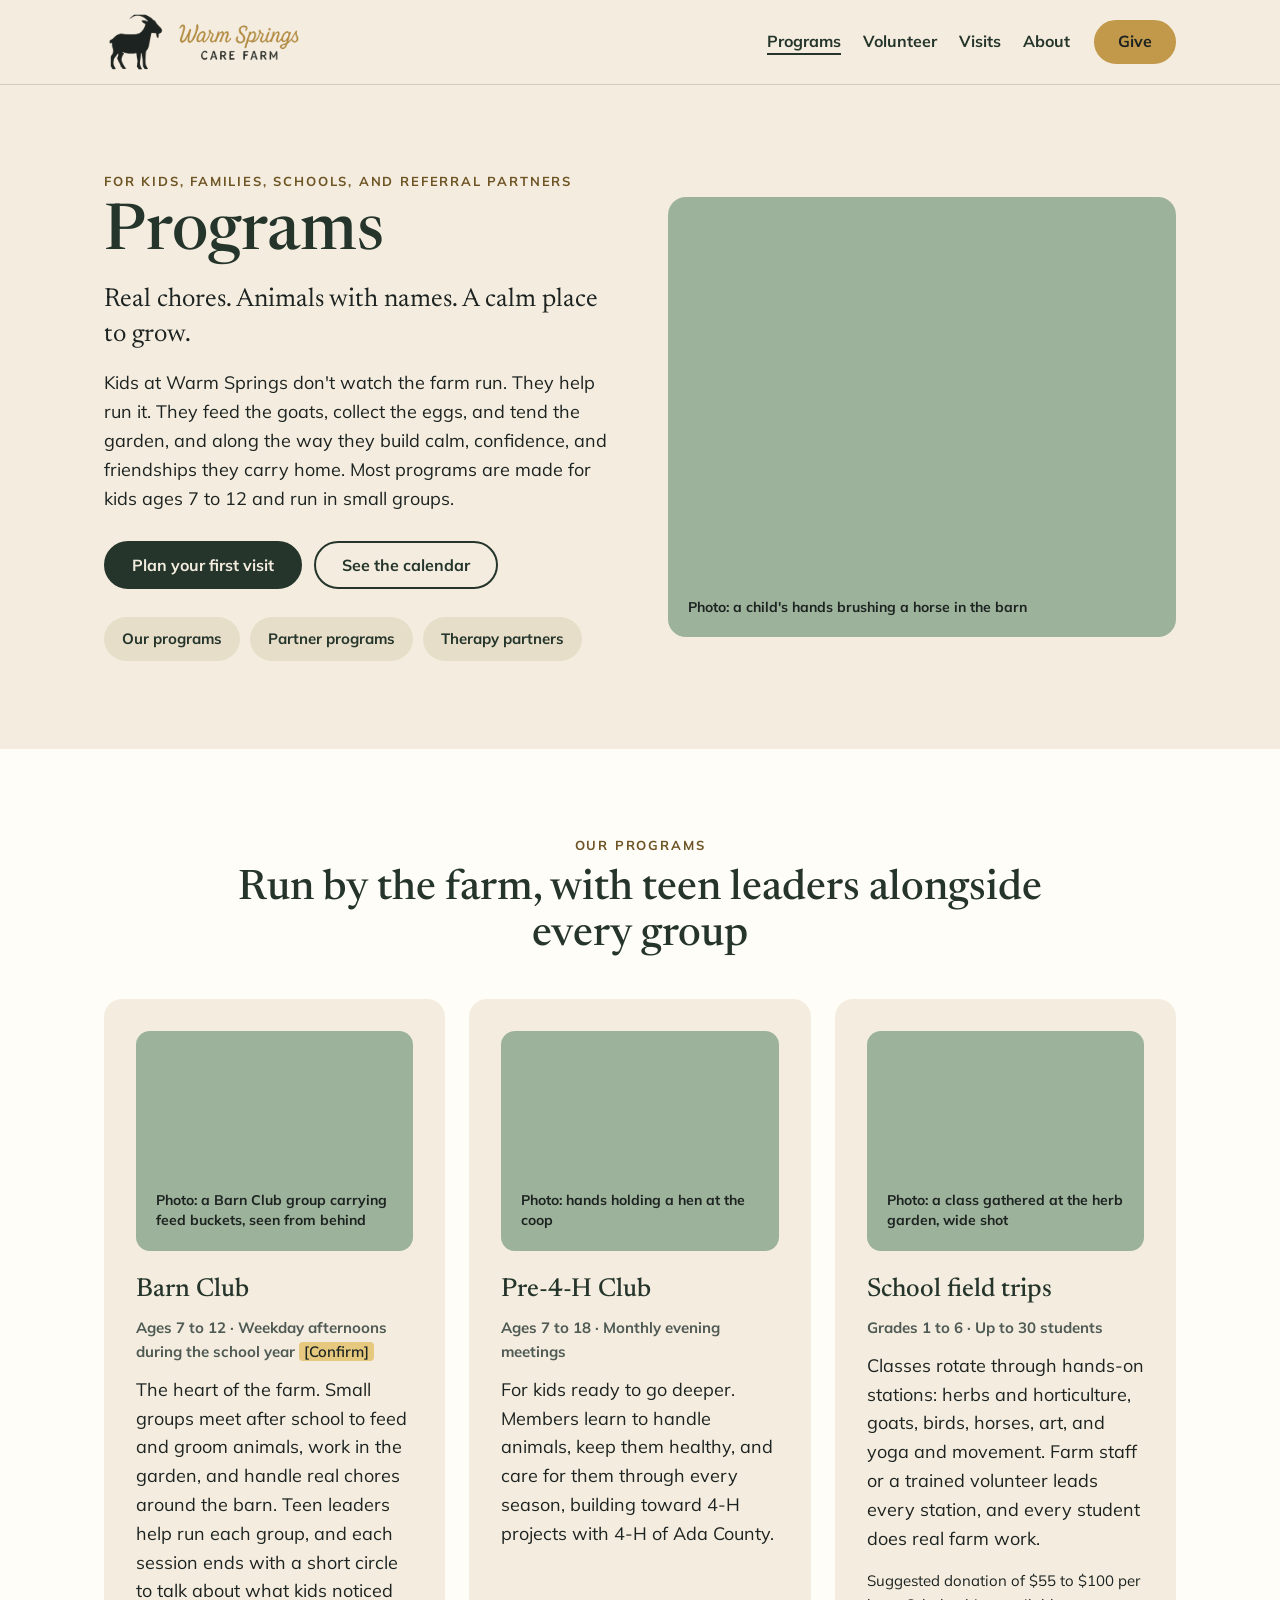
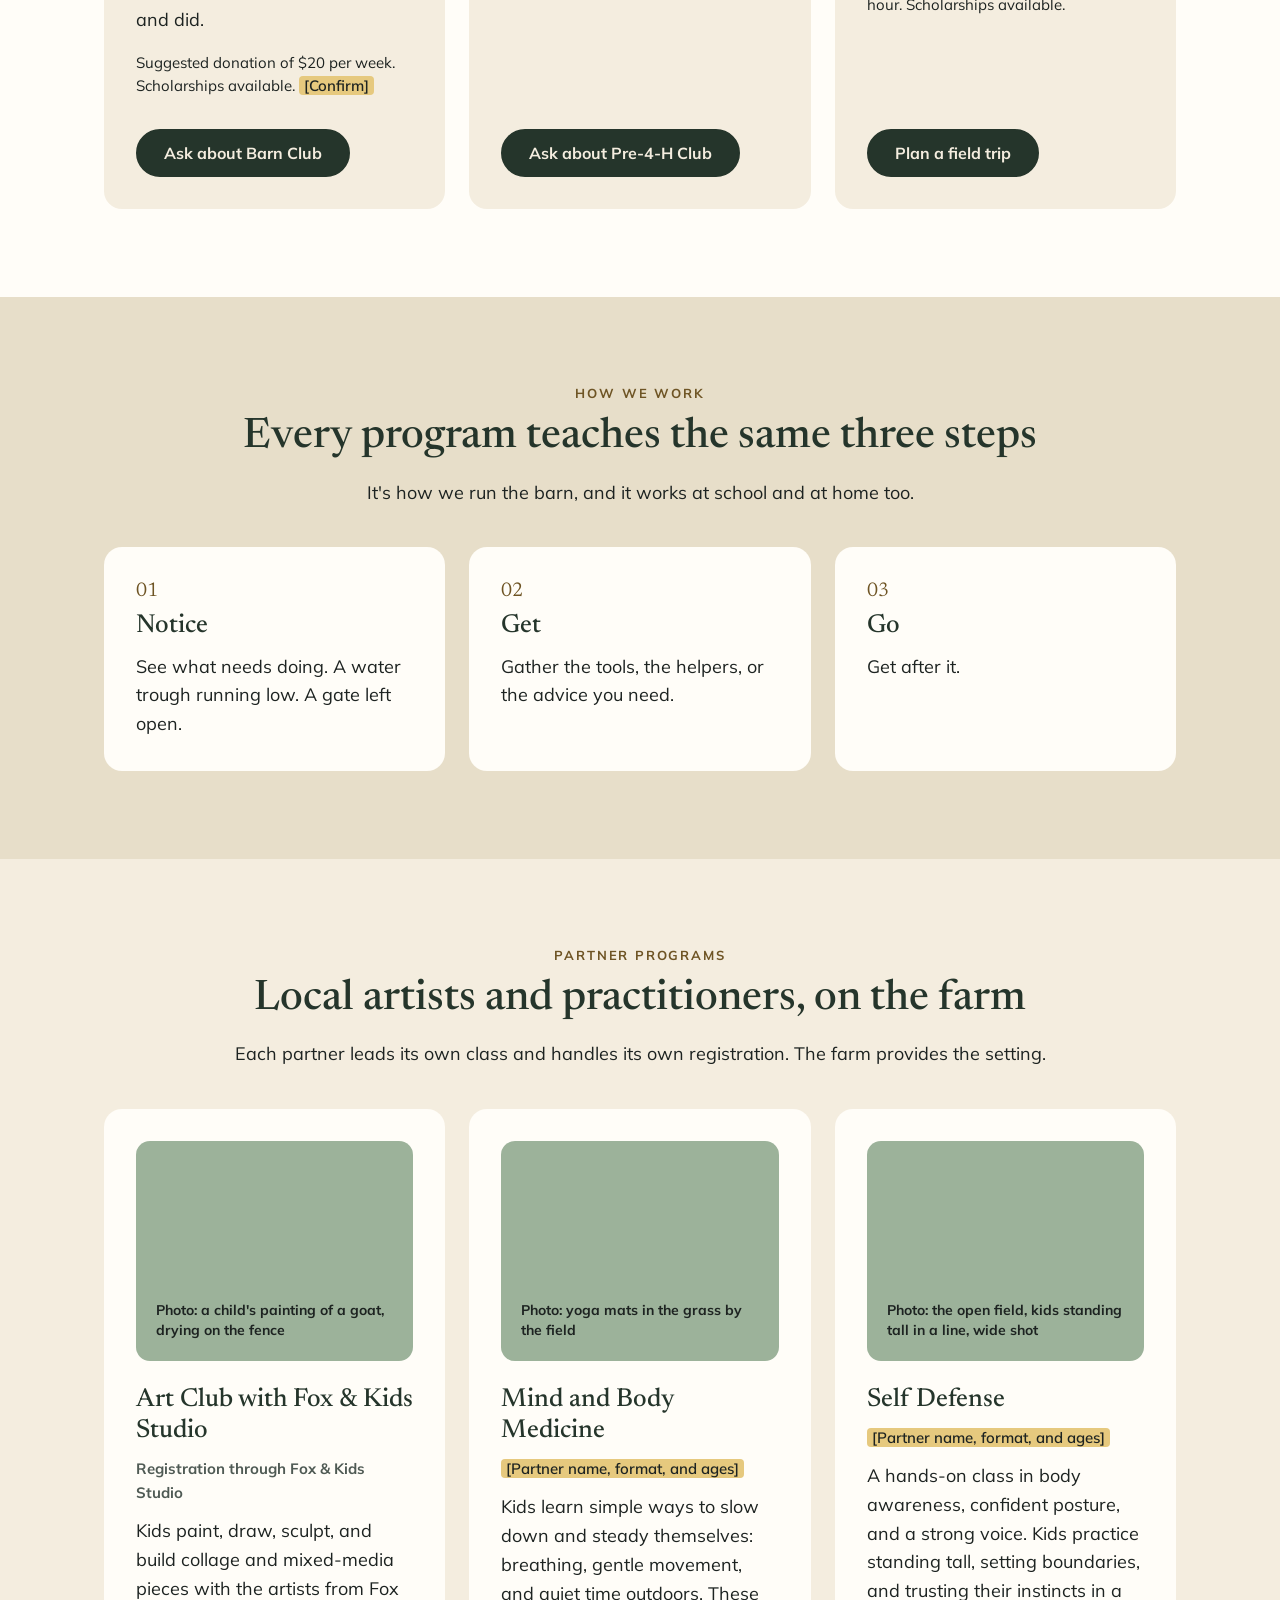
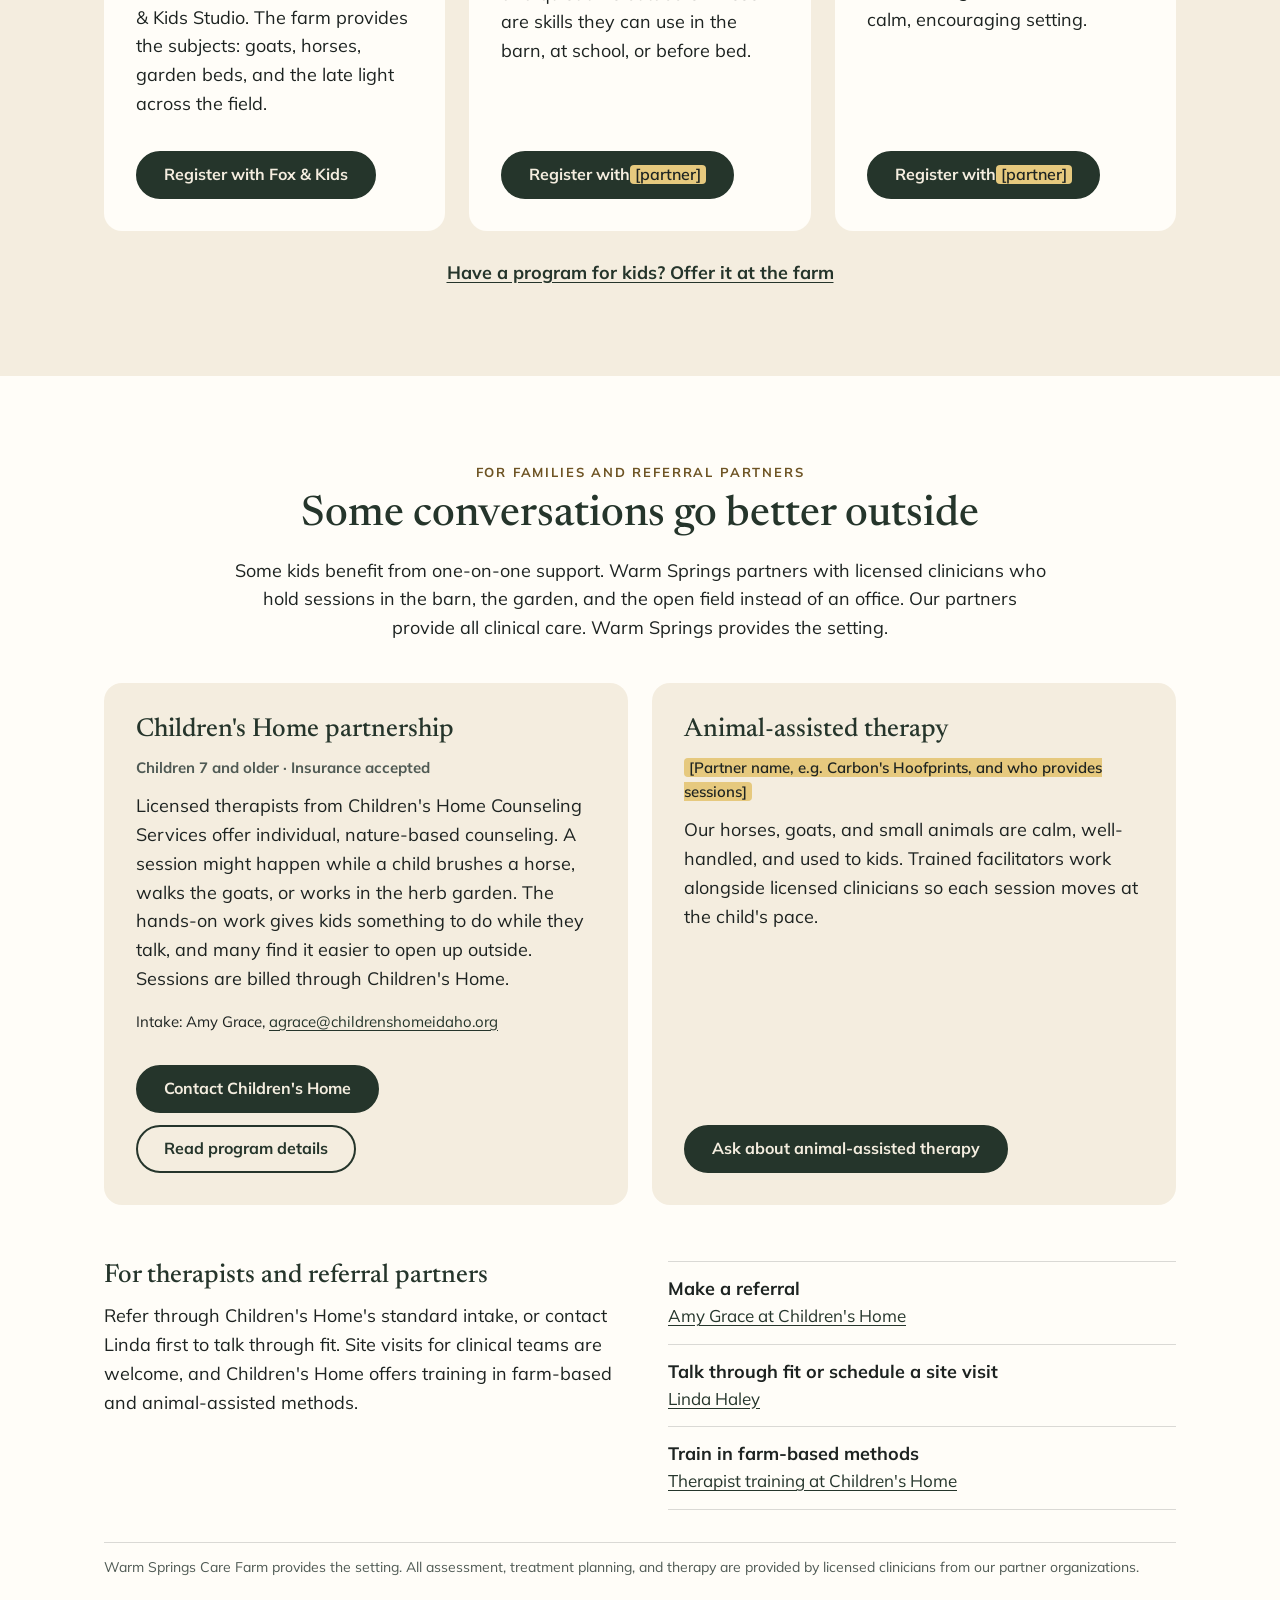
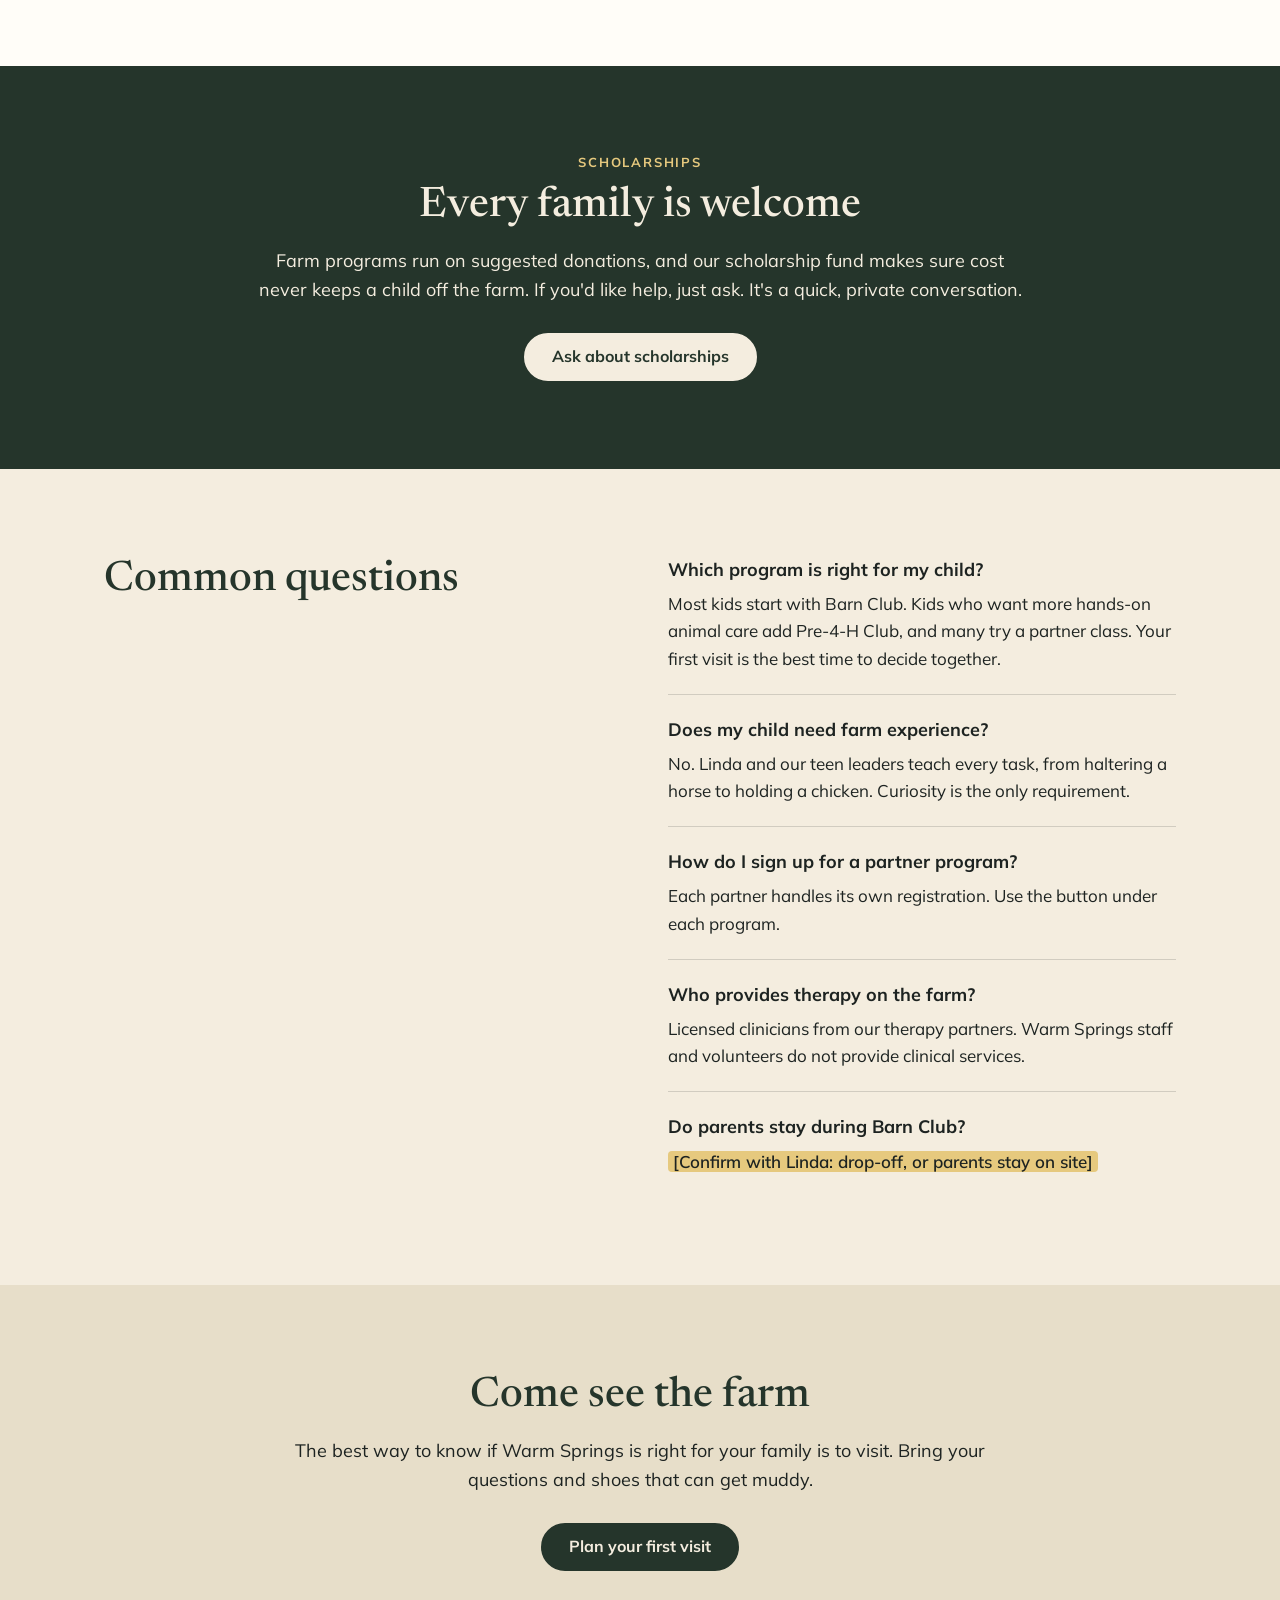
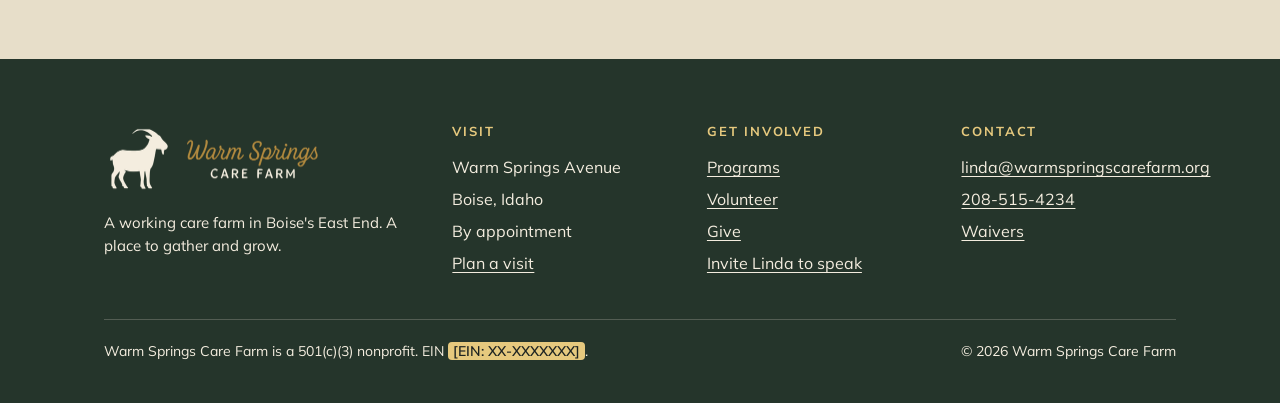
<file: docs/programs/index.html>
<!doctype html>
<html lang="en">
<head>
<meta charset="utf-8">
<meta name="viewport" content="width=device-width, initial-scale=1">
<title>Farm Programs for Kids in Boise | Warm Springs Care Farm</title>
<meta name="description" content="Barn Club, Pre-4-H Club, school field trips, partner classes, and farm-based therapy for kids 7 to 12 on a working care farm in Boise's East End.">
<link rel="canonical" href="https://warmspringscarefarm.org/programs/">
<meta property="og:type" content="website">
<meta property="og:site_name" content="Warm Springs Care Farm">
<meta property="og:title" content="Farm Programs for Kids in Boise | Warm Springs Care Farm">
<meta property="og:description" content="Barn Club, Pre-4-H Club, school field trips, partner classes, and farm-based therapy for kids 7 to 12 on a working care farm in Boise's East End.">
<meta property="og:url" content="https://warmspringscarefarm.org/programs/">
<meta property="og:image" content="https://warmspringscarefarm.org/assets/images/og-share.jpg">
<meta property="og:image:width" content="1200">
<meta property="og:image:height" content="630">
<meta name="twitter:card" content="summary_large_image">
<meta name="theme-color" content="#25352B">
<link rel="icon" href="../favicon.ico" sizes="48x48">
<link rel="icon" type="image/png" sizes="32x32" href="../favicon-32x32.png">
<link rel="icon" type="image/png" sizes="16x16" href="../favicon-16x16.png">
<link rel="apple-touch-icon" href="../apple-touch-icon.png">
<link rel="manifest" href="../site.webmanifest">
<link rel="preconnect" href="https://fonts.googleapis.com">
<link rel="preconnect" href="https://fonts.gstatic.com" crossorigin>
<link rel="stylesheet" href="https://fonts.googleapis.com/css2?family=Newsreader:ital,opsz,wght@0,6..72,400;0,6..72,500;1,6..72,400&amp;family=Mulish:wght@400;600;700&amp;display=swap">
<link rel="stylesheet" href="../assets/css/site.css">

</head>
<body>
<a class="skip" href="#main">Skip to content</a>
<header class="site-header">
  <div class="wrap bar">
    <a class="logo" href="../" aria-label="Warm Springs Care Farm home">
      <img src="../assets/images/logo/wscf-horizontal.png" width="200" height="66" alt="Warm Springs Care Farm">
    </a>
    <nav id="site-nav" class="site-nav" aria-label="Main">
      <ul class="nav-list">
        <li class="has-sub"><a href="../programs/" data-nav="programs" aria-current="page">Programs</a>
          <ul class="sub">
            <li><a href="../programs/#our-programs">Our programs</a></li>
            <li><a href="../programs/#partner-programs">Partner programs</a></li>
            <li><a href="../programs/#therapy-partners">Therapy partners</a></li>
          </ul>
        </li>
        <li class="has-sub"><a href="../volunteer/" data-nav="volunteer">Volunteer</a>
          <ul class="sub">
            <li><a href="../volunteer/#teen-leadership-crew">Teen Leadership Crew</a></li>
            <li><a href="../volunteer/#community">Community volunteers</a></li>
            <li><a href="../volunteer-guide/">Volunteer guide</a></li>
          </ul>
        </li>
        <li class="has-sub"><a href="../visits/" data-nav="visits">Visits</a>
          <ul class="sub">
            <li><a href="../visits/#plan-your-visit">Plan your visit</a></li>
            <li><a href="../visits/#calendar">Calendar</a></li>
            <li><a href="../visits/#waivers">Waivers</a></li>
          </ul>
        </li>
        <li class="has-sub"><a href="../about/" data-nav="about">About</a>
          <ul class="sub">
            <li><a href="../about/#about-wscf">Our story</a></li>
            <li><a href="../about/linda-haley/">Meet Linda</a></li>
            <li><a href="../about/#meet-the-team">Team and board</a></li>
            <li><a href="../about/#support">Support the farm</a></li>
          </ul>
        </li>
      </ul>
    </nav>
    <a class="btn gold header-give" href="../about/#support">Give</a>
    <button class="nav-toggle" type="button" aria-expanded="false" aria-controls="site-nav">Menu</button>
  </div>
</header>
<main id="main">
<section class="sec cream">
  <div class="wrap row">
    <div>
      <p class="eyebrow">For kids, families, schools, and referral partners</p>
      <h1>Programs</h1>
      <p class="lede">Real chores. Animals with names. A calm place to grow.</p>
      <p>Kids at Warm Springs don't watch the farm run. They help run it. They feed the goats, collect the eggs, and tend the garden, and along the way they build calm, confidence, and friendships they carry home. Most programs are made for kids ages 7 to 12 and run in small groups.</p>
      <div class="btns">
        <a class="btn" href="../visits/">Plan your first visit</a>
        <a class="btn ghost" href="../visits/#calendar">See the calendar</a>
      </div>
      <ul class="jump" aria-label="On this page">
        <li><a href="#our-programs">Our programs</a></li>
        <li><a href="#partner-programs">Partner programs</a></li>
        <li><a href="#therapy-partners">Therapy partners</a></li>
      </ul>
    </div>
    <figure class="photo">Photo: a child's hands brushing a horse in the barn</figure>
  </div>
</section>

<section class="sec white" id="our-programs" aria-labelledby="h-our">
  <div class="wrap">
    <div class="center narrow intro">
      <p class="eyebrow">Our programs</p>
      <h2 id="h-our">Run by the farm, with teen leaders alongside every group</h2>
    </div>
    <div class="cols">
      <div class="card flex anchor" id="barn-club">
        <div class="photo sm">Photo: a Barn Club group carrying feed buckets, seen from behind</div>
        <h3>Barn Club</h3>
        <p class="meta">Ages 7 to 12 · Weekday afternoons during the school year <span class="tbd">[Confirm]</span></p>
        <p>The heart of the farm. Small groups meet after school to feed and groom animals, work in the garden, and handle real chores around the barn. Teen leaders help run each group, and each session ends with a short circle to talk about what kids noticed and did.</p>
        <p class="small">Suggested donation of $20 per week. Scholarships available. <span class="tbd">[Confirm]</span></p>
        <div class="btns"><a class="btn" href="mailto:linda@warmspringscarefarm.org?subject=Barn%20Club">Ask about Barn Club</a></div>
      </div>
      <div class="card flex anchor" id="pre-4h-club">
        <div class="photo sm">Photo: hands holding a hen at the coop</div>
        <h3>Pre-4-H Club</h3>
        <p class="meta">Ages 7 to 18 · Monthly evening meetings</p>
        <p>For kids ready to go deeper. Members learn to handle animals, keep them healthy, and care for them through every season, building toward 4-H projects with 4-H of Ada County.</p>
        <div class="btns"><a class="btn" href="mailto:linda@warmspringscarefarm.org?subject=Pre-4-H%20Club">Ask about Pre-4-H Club</a></div>
      </div>
      <div class="card flex anchor" id="field-trips">
        <div class="photo sm">Photo: a class gathered at the herb garden, wide shot</div>
        <h3>School field trips</h3>
        <p class="meta">Grades 1 to 6 · Up to 30 students</p>
        <p>Classes rotate through hands-on stations: herbs and horticulture, goats, birds, horses, art, and yoga and movement. Farm staff or a trained volunteer leads every station, and every student does real farm work.</p>
        <p class="small">Suggested donation of $55 to $100 per hour. Scholarships available.</p>
        <div class="btns"><a class="btn" href="mailto:linda@warmspringscarefarm.org?subject=Field%20trip%20request">Plan a field trip</a></div>
      </div>
    </div>
  </div>
</section>

<section class="sec oat" aria-labelledby="h-ngg">
  <div class="wrap">
    <div class="center narrow intro">
      <p class="eyebrow">How we work</p>
      <h2 id="h-ngg">Every program teaches the same three steps</h2>
      <p>It's how we run the barn, and it works at school and at home too.</p>
    </div>
    <div class="cols">
      <div class="card"><div class="step">01</div><h3>Notice</h3><p>See what needs doing. A water trough running low. A gate left open.</p></div>
      <div class="card"><div class="step">02</div><h3>Get</h3><p>Gather the tools, the helpers, or the advice you need.</p></div>
      <div class="card"><div class="step">03</div><h3>Go</h3><p>Get after it.</p></div>
    </div>
  </div>
</section>

<section class="sec cream" id="partner-programs" aria-labelledby="h-partner">
  <div class="wrap">
    <div class="center narrow intro">
      <p class="eyebrow">Partner programs</p>
      <h2 id="h-partner">Local artists and practitioners, on the farm</h2>
      <p>Each partner leads its own class and handles its own registration. The farm provides the setting.</p>
    </div>
    <div class="cols">
      <div class="card flex anchor" id="art-club">
        <div class="photo sm">Photo: a child's painting of a goat, drying on the fence</div>
        <h3>Art Club with Fox &amp; Kids Studio</h3>
        <p class="meta">Registration through Fox &amp; Kids Studio</p>
        <p>Kids paint, draw, sculpt, and build collage and mixed-media pieces with the artists from Fox &amp; Kids Studio. The farm provides the subjects: goats, horses, garden beds, and the late light across the field.</p>
        <div class="btns"><a class="btn" href="#">Register with Fox &amp; Kids</a></div>
      </div>
      <div class="card flex anchor" id="mind-body-medicine">
        <div class="photo sm">Photo: yoga mats in the grass by the field</div>
        <h3>Mind and Body Medicine</h3>
        <p class="meta"><span class="tbd">[Partner name, format, and ages]</span></p>
        <p>Kids learn simple ways to slow down and steady themselves: breathing, gentle movement, and quiet time outdoors. These are skills they can use in the barn, at school, or before bed.</p>
        <div class="btns"><a class="btn" href="#">Register with <span class="tbd">[partner]</span></a></div>
      </div>
      <div class="card flex anchor" id="self-defense">
        <div class="photo sm">Photo: the open field, kids standing tall in a line, wide shot</div>
        <h3>Self Defense</h3>
        <p class="meta"><span class="tbd">[Partner name, format, and ages]</span></p>
        <p>A hands-on class in body awareness, confident posture, and a strong voice. Kids practice standing tall, setting boundaries, and trusting their instincts in a calm, encouraging setting.</p>
        <div class="btns"><a class="btn" href="#">Register with <span class="tbd">[partner]</span></a></div>
      </div>
    </div>
    <p class="center" style="margin-top:28px"><a class="text-link" href="../volunteer/#community">Have a program for kids? Offer it at the farm</a></p>
  </div>
</section>

<section class="sec white" id="therapy-partners" aria-labelledby="h-therapy">
  <div class="wrap">
    <div class="center narrow intro">
      <p class="eyebrow">For families and referral partners</p>
      <h2 id="h-therapy">Some conversations go better outside</h2>
      <p>Some kids benefit from one-on-one support. Warm Springs partners with licensed clinicians who hold sessions in the barn, the garden, and the open field instead of an office. Our partners provide all clinical care. Warm Springs provides the setting.</p>
    </div>
    <div class="cols two">
      <div class="card flex">
        <h3>Children's Home partnership</h3>
        <p class="meta">Children 7 and older · Insurance accepted</p>
        <p>Licensed therapists from Children's Home Counseling Services offer individual, nature-based counseling. A session might happen while a child brushes a horse, walks the goats, or works in the herb garden. The hands-on work gives kids something to do while they talk, and many find it easier to open up outside. Sessions are billed through Children's Home.</p>
        <p class="small">Intake: Amy Grace, <a href="mailto:agrace@childrenshomeidaho.org">agrace@childrenshomeidaho.org</a></p>
        <div class="btns">
          <a class="btn" href="mailto:agrace@childrenshomeidaho.org?subject=Care%20farm%20program%20intake">Contact Children's Home</a>
          <a class="btn ghost" href="https://childrenshomeidaho.org/care-farm-program" target="_blank" rel="noopener">Read program details</a>
        </div>
      </div>
      <div class="card flex">
        <h3>Animal-assisted therapy</h3>
        <p class="meta"><span class="tbd">[Partner name, e.g. Carbon's Hoofprints, and who provides sessions]</span></p>
        <p>Our horses, goats, and small animals are calm, well-handled, and used to kids. Trained facilitators work alongside licensed clinicians so each session moves at the child's pace.</p>
        <div class="btns"><a class="btn" href="mailto:linda@warmspringscarefarm.org?subject=Animal-assisted%20therapy">Ask about animal-assisted therapy</a></div>
      </div>
    </div>
    <div class="row top" style="margin-top:56px">
      <div>
        <h3>For therapists and referral partners</h3>
        <p>Refer through Children's Home's standard intake, or contact Linda first to talk through fit. Site visits for clinical teams are welcome, and Children's Home offers training in farm-based and animal-assisted methods.</p>
      </div>
      <ul class="list">
        <li><b>Make a referral</b><a href="mailto:agrace@childrenshomeidaho.org?subject=Referral">Amy Grace at Children's Home</a></li>
        <li><b>Talk through fit or schedule a site visit</b><a href="mailto:linda@warmspringscarefarm.org?subject=Referral%20question">Linda Haley</a></li>
        <li><b>Train in farm-based methods</b><a href="https://childrenshomeidaho.org/training" target="_blank" rel="noopener">Therapist training at Children's Home</a></li>
      </ul>
    </div>
    <p class="note">Warm Springs Care Farm provides the setting. All assessment, treatment planning, and therapy are provided by licensed clinicians from our partner organizations.</p>
  </div>
</section>

<section class="sec forest" aria-labelledby="h-welcome">
  <div class="wrap narrow center">
    <p class="eyebrow">Scholarships</p>
    <h2 id="h-welcome">Every family is welcome</h2>
    <p>Farm programs run on suggested donations, and our scholarship fund makes sure cost never keeps a child off the farm. If you'd like help, just ask. It's a quick, private conversation.</p>
    <div class="btns"><a class="btn" href="mailto:linda@warmspringscarefarm.org?subject=Scholarships">Ask about scholarships</a></div>
  </div>
</section>

<section class="sec cream" aria-labelledby="h-faq">
  <div class="wrap row top">
    <div><h2 id="h-faq">Common questions</h2></div>
    <dl class="faq">
      <dt>Which program is right for my child?</dt>
      <dd>Most kids start with Barn Club. Kids who want more hands-on animal care add Pre-4-H Club, and many try a partner class. Your first visit is the best time to decide together.</dd>
      <dt>Does my child need farm experience?</dt>
      <dd>No. Linda and our teen leaders teach every task, from haltering a horse to holding a chicken. Curiosity is the only requirement.</dd>
      <dt>How do I sign up for a partner program?</dt>
      <dd>Each partner handles its own registration. Use the button under each program.</dd>
      <dt>Who provides therapy on the farm?</dt>
      <dd>Licensed clinicians from our therapy partners. Warm Springs staff and volunteers do not provide clinical services.</dd>
      <dt>Do parents stay during Barn Club?</dt>
      <dd><span class="tbd">[Confirm with Linda: drop-off, or parents stay on site]</span></dd>
    </dl>
  </div>
</section>

<section class="sec oat center" aria-labelledby="h-close">
  <div class="wrap narrow">
    <h2 id="h-close">Come see the farm</h2>
    <p>The best way to know if Warm Springs is right for your family is to visit. Bring your questions and shoes that can get muddy.</p>
    <div class="btns"><a class="btn" href="../visits/">Plan your first visit</a></div>
  </div>
</section>
</main>
<footer class="site-footer">
  <div class="wrap">
    <div class="grid">
      <div class="brand">
        <img src="../assets/images/logo/wscf-horizontal-reversed.png" width="220" height="72" alt="Warm Springs Care Farm">
        <p class="small">A working care farm in Boise's East End. A place to gather and grow.</p>
      </div>
      <div>
        <h2>Visit</h2>
        <ul>
          <li>Warm Springs Avenue</li>
          <li>Boise, Idaho</li>
          <li>By appointment</li>
          <li><a href="../visits/">Plan a visit</a></li>
        </ul>
      </div>
      <div>
        <h2>Get involved</h2>
        <ul>
          <li><a href="../programs/">Programs</a></li>
          <li><a href="../volunteer/">Volunteer</a></li>
          <li><a href="../about/#support">Give</a></li>
          <li><a href="../about/linda-haley/#speaking">Invite Linda to speak</a></li>
        </ul>
      </div>
      <div>
        <h2>Contact</h2>
        <ul>
          <li><a href="mailto:linda@warmspringscarefarm.org">linda@warmspringscarefarm.org</a></li>
          <li><a href="tel:+12085154234">208-515-4234</a></li>
          
          <li><a href="../visits/#waivers">Waivers</a></li>
        </ul>
      </div>
    </div>
    <div class="legal">
      <span>Warm Springs Care Farm is a 501(c)(3) nonprofit. EIN <span class="tbd">[EIN: XX-XXXXXXX]</span>.</span>
      <span>&copy; 2026 Warm Springs Care Farm</span>
    </div>
  </div>
</footer>
<script src="../assets/js/site.js" defer></script>
</body>
</html>
</file>
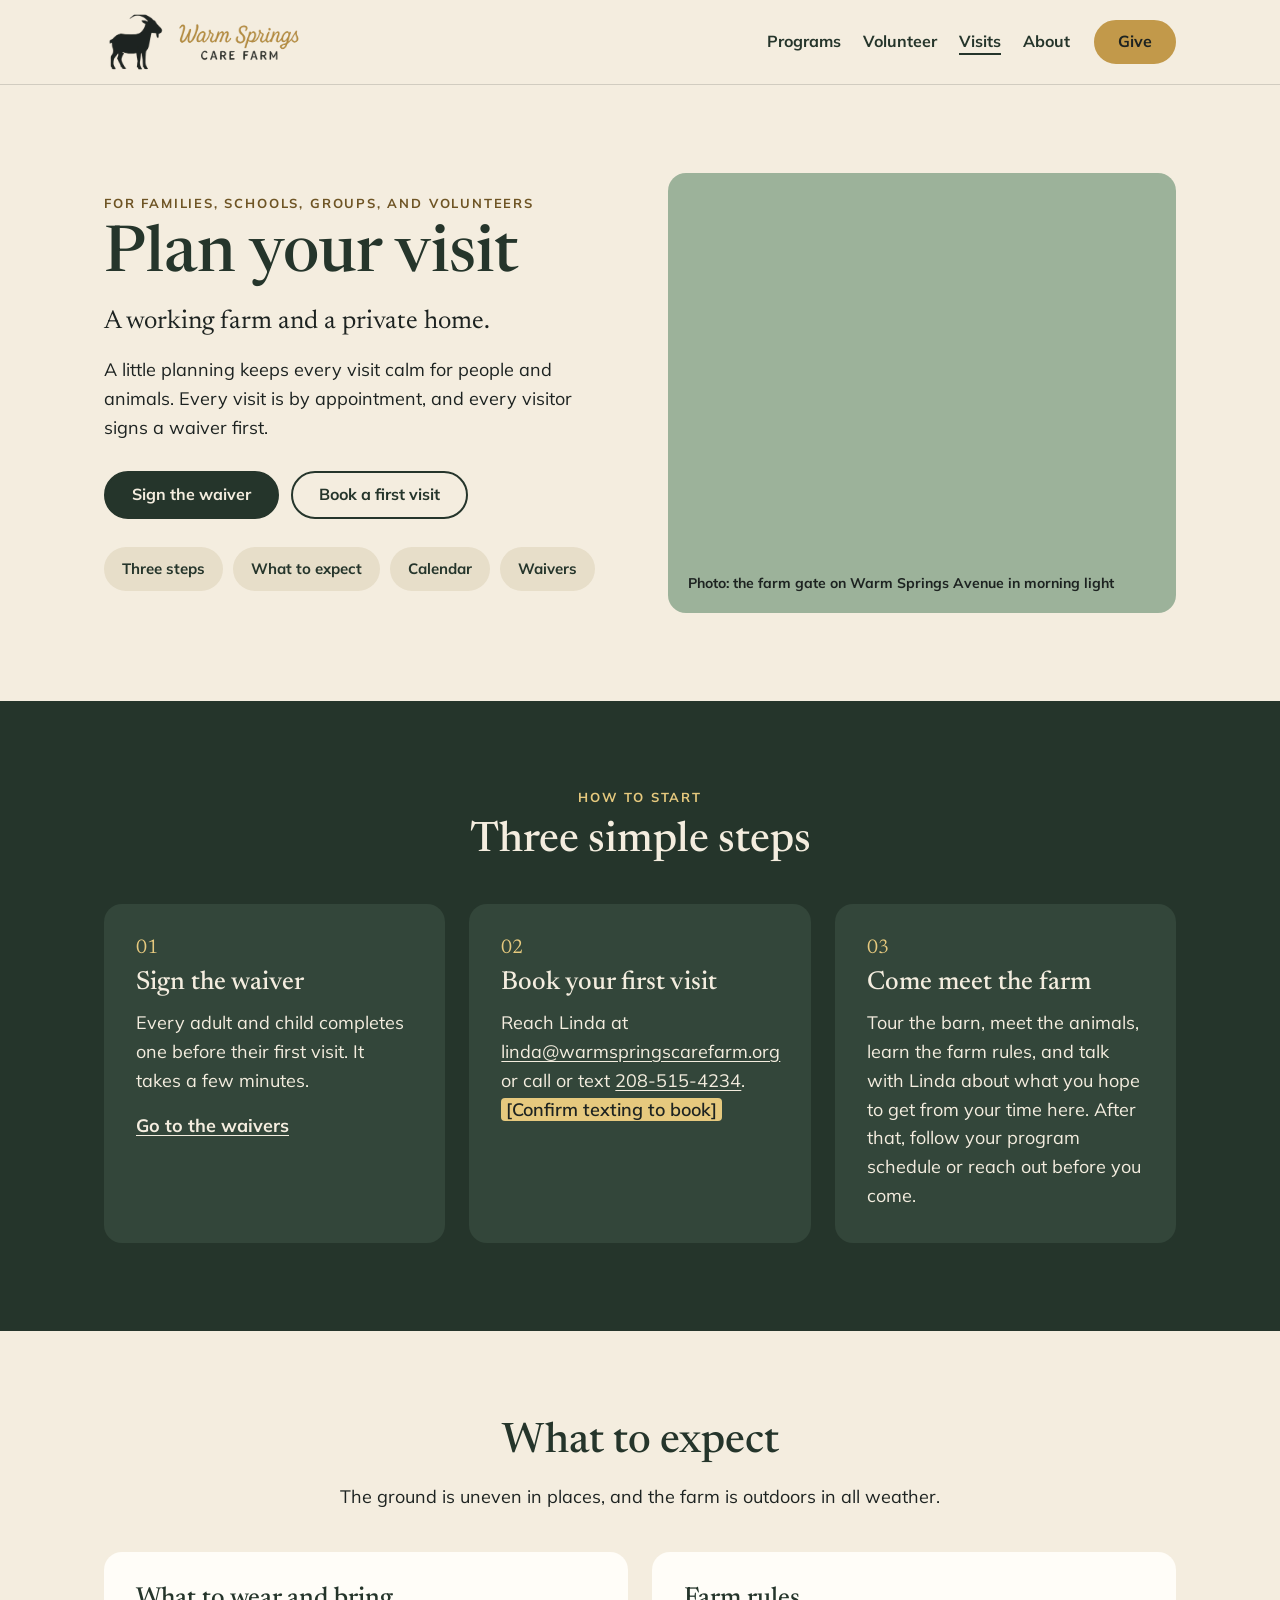
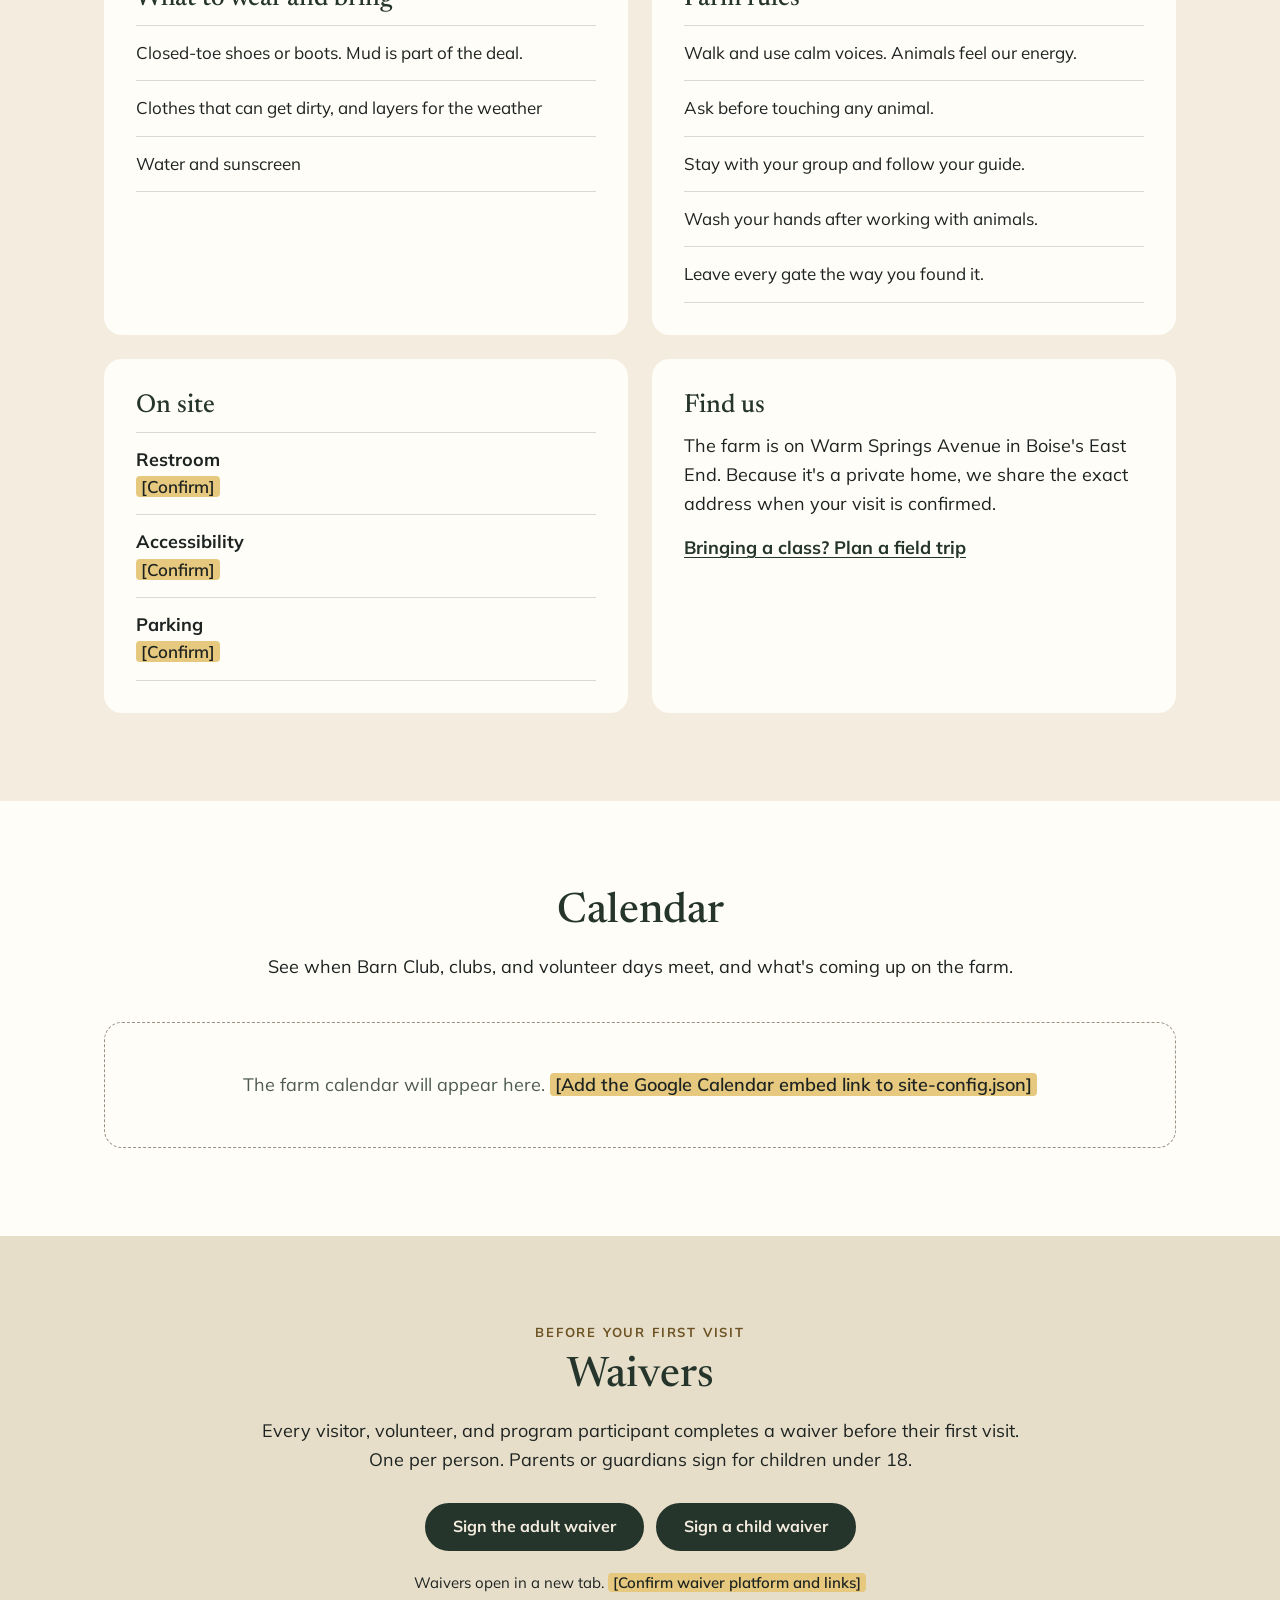
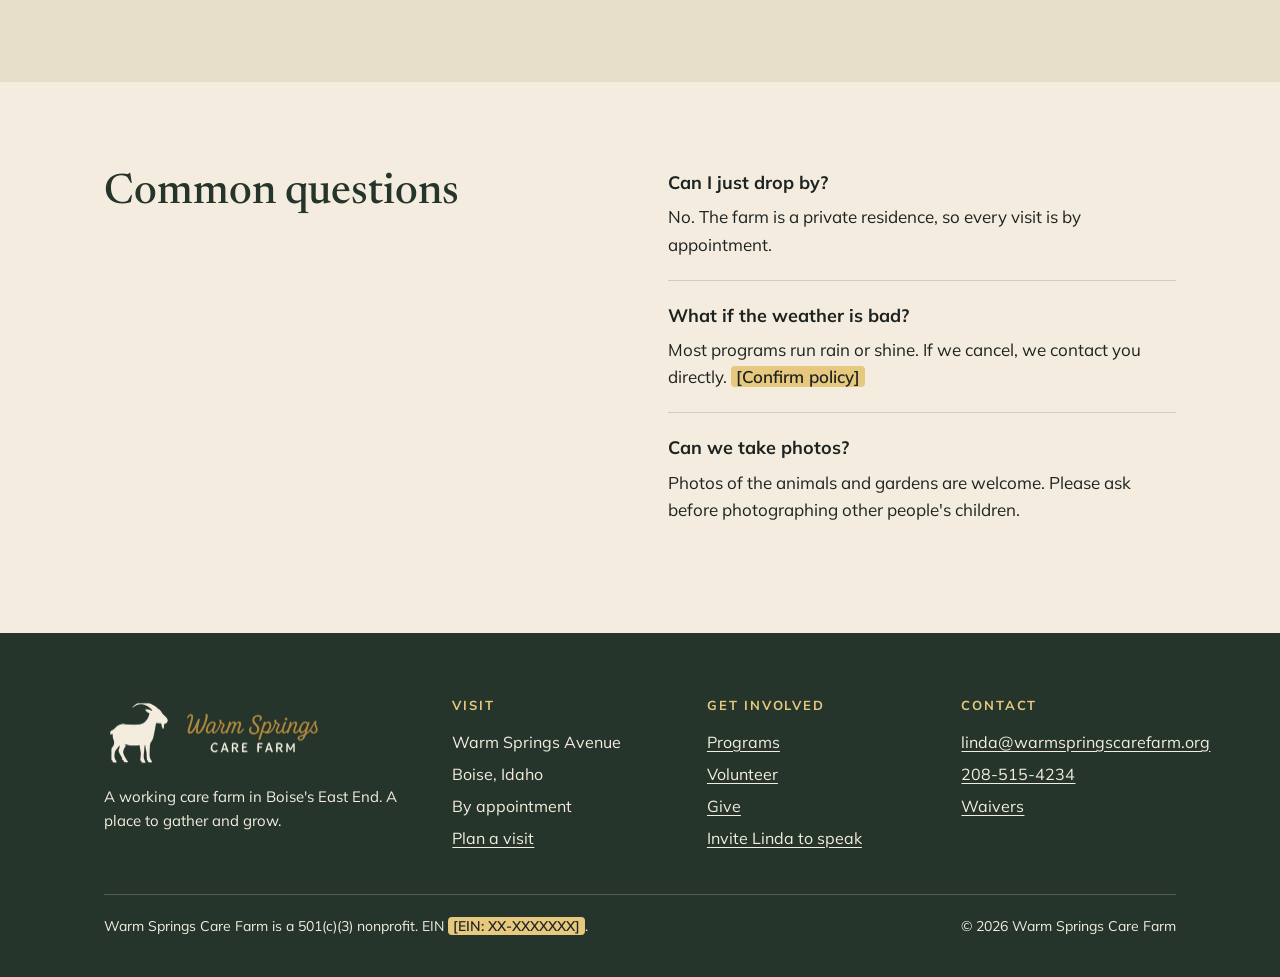
<file: docs/visits/index.html>
<!doctype html>
<html lang="en">
<head>
<meta charset="utf-8">
<meta name="viewport" content="width=device-width, initial-scale=1">
<title>Plan Your Visit | Warm Springs Care Farm, Boise</title>
<meta name="description" content="Plan a visit to Warm Springs Care Farm in Boise's East End. Every visit is by appointment. Sign your waiver, then book your first visit with Linda.">
<link rel="canonical" href="https://warmspringscarefarm.org/visits/">
<meta property="og:type" content="website">
<meta property="og:site_name" content="Warm Springs Care Farm">
<meta property="og:title" content="Plan Your Visit | Warm Springs Care Farm, Boise">
<meta property="og:description" content="Plan a visit to Warm Springs Care Farm in Boise's East End. Every visit is by appointment. Sign your waiver, then book your first visit with Linda.">
<meta property="og:url" content="https://warmspringscarefarm.org/visits/">
<meta property="og:image" content="https://warmspringscarefarm.org/assets/images/og-share.jpg">
<meta property="og:image:width" content="1200">
<meta property="og:image:height" content="630">
<meta name="twitter:card" content="summary_large_image">
<meta name="theme-color" content="#25352B">
<link rel="icon" href="../favicon.ico" sizes="48x48">
<link rel="icon" type="image/png" sizes="32x32" href="../favicon-32x32.png">
<link rel="icon" type="image/png" sizes="16x16" href="../favicon-16x16.png">
<link rel="apple-touch-icon" href="../apple-touch-icon.png">
<link rel="manifest" href="../site.webmanifest">
<link rel="preconnect" href="https://fonts.googleapis.com">
<link rel="preconnect" href="https://fonts.gstatic.com" crossorigin>
<link rel="stylesheet" href="https://fonts.googleapis.com/css2?family=Newsreader:ital,opsz,wght@0,6..72,400;0,6..72,500;1,6..72,400&amp;family=Mulish:wght@400;600;700&amp;display=swap">
<link rel="stylesheet" href="../assets/css/site.css">

</head>
<body>
<a class="skip" href="#main">Skip to content</a>
<header class="site-header">
  <div class="wrap bar">
    <a class="logo" href="../" aria-label="Warm Springs Care Farm home">
      <img src="../assets/images/logo/wscf-horizontal.png" width="200" height="66" alt="Warm Springs Care Farm">
    </a>
    <nav id="site-nav" class="site-nav" aria-label="Main">
      <ul class="nav-list">
        <li class="has-sub"><a href="../programs/" data-nav="programs">Programs</a>
          <ul class="sub">
            <li><a href="../programs/#our-programs">Our programs</a></li>
            <li><a href="../programs/#partner-programs">Partner programs</a></li>
            <li><a href="../programs/#therapy-partners">Therapy partners</a></li>
          </ul>
        </li>
        <li class="has-sub"><a href="../volunteer/" data-nav="volunteer">Volunteer</a>
          <ul class="sub">
            <li><a href="../volunteer/#teen-leadership-crew">Teen Leadership Crew</a></li>
            <li><a href="../volunteer/#community">Community volunteers</a></li>
            <li><a href="../volunteer-guide/">Volunteer guide</a></li>
          </ul>
        </li>
        <li class="has-sub"><a href="../visits/" data-nav="visits" aria-current="page">Visits</a>
          <ul class="sub">
            <li><a href="../visits/#plan-your-visit">Plan your visit</a></li>
            <li><a href="../visits/#calendar">Calendar</a></li>
            <li><a href="../visits/#waivers">Waivers</a></li>
          </ul>
        </li>
        <li class="has-sub"><a href="../about/" data-nav="about">About</a>
          <ul class="sub">
            <li><a href="../about/#about-wscf">Our story</a></li>
            <li><a href="../about/linda-haley/">Meet Linda</a></li>
            <li><a href="../about/#meet-the-team">Team and board</a></li>
            <li><a href="../about/#support">Support the farm</a></li>
          </ul>
        </li>
      </ul>
    </nav>
    <a class="btn gold header-give" href="../about/#support">Give</a>
    <button class="nav-toggle" type="button" aria-expanded="false" aria-controls="site-nav">Menu</button>
  </div>
</header>
<main id="main">
<section class="sec cream">
  <div class="wrap row">
    <div>
      <p class="eyebrow">For families, schools, groups, and volunteers</p>
      <h1>Plan your visit</h1>
      <p class="lede">A working farm and a private home.</p>
      <p>A little planning keeps every visit calm for people and animals. Every visit is by appointment, and every visitor signs a waiver first.</p>
      <div class="btns">
        <a class="btn" href="#waivers">Sign the waiver</a>
        <a class="btn ghost" href="mailto:linda@warmspringscarefarm.org?subject=First%20visit">Book a first visit</a>
      </div>
      <ul class="jump" aria-label="On this page">
        <li><a href="#plan-your-visit">Three steps</a></li>
        <li><a href="#what-to-expect">What to expect</a></li>
        <li><a href="#calendar">Calendar</a></li>
        <li><a href="#waivers">Waivers</a></li>
      </ul>
    </div>
    <figure class="photo">Photo: the farm gate on Warm Springs Avenue in morning light</figure>
  </div>
</section>

<section class="sec forest" id="plan-your-visit" aria-labelledby="h-steps">
  <div class="wrap">
    <div class="center narrow intro">
      <p class="eyebrow">How to start</p>
      <h2 id="h-steps">Three simple steps</h2>
    </div>
    <div class="cols">
      <div class="card"><div class="step">01</div><h3>Sign the waiver</h3><p>Every adult and child completes one before their first visit. It takes a few minutes.</p><a class="text-link" href="#waivers">Go to the waivers</a></div>
      <div class="card"><div class="step">02</div><h3>Book your first visit</h3><p>Reach Linda at <a href="mailto:linda@warmspringscarefarm.org">linda@warmspringscarefarm.org</a> or call or text <a href="tel:+12085154234">208-515-4234</a>. <span class="tbd">[Confirm texting to book]</span></p></div>
      <div class="card"><div class="step">03</div><h3>Come meet the farm</h3><p>Tour the barn, meet the animals, learn the farm rules, and talk with Linda about what you hope to get from your time here. After that, follow your program schedule or reach out before you come.</p></div>
    </div>
  </div>
</section>

<section class="sec cream" id="what-to-expect" aria-labelledby="h-expect">
  <div class="wrap">
    <div class="center narrow intro">
      <h2 id="h-expect">What to expect</h2>
      <p>The ground is uneven in places, and the farm is outdoors in all weather.</p>
    </div>
    <div class="cols two">
      <div class="card">
        <h3>What to wear and bring</h3>
        <ul class="list">
          <li>Closed-toe shoes or boots. Mud is part of the deal.</li>
          <li>Clothes that can get dirty, and layers for the weather</li>
          <li>Water and sunscreen</li>
        </ul>
      </div>
      <div class="card">
        <h3>Farm rules</h3>
        <ul class="list">
          <li>Walk and use calm voices. Animals feel our energy.</li>
          <li>Ask before touching any animal.</li>
          <li>Stay with your group and follow your guide.</li>
          <li>Wash your hands after working with animals.</li>
          <li>Leave every gate the way you found it.</li>
        </ul>
      </div>
      <div class="card">
        <h3>On site</h3>
        <ul class="list">
          <li><b>Restroom</b><span class="tbd">[Confirm]</span></li>
          <li><b>Accessibility</b><span class="tbd">[Confirm]</span></li>
          <li><b>Parking</b><span class="tbd">[Confirm]</span></li>
        </ul>
      </div>
      <div class="card">
        <h3>Find us</h3>
        <p>The farm is on Warm Springs Avenue in Boise's East End. Because it's a private home, we share the exact address when your visit is confirmed.</p>
        <p><a class="text-link" href="../programs/#field-trips">Bringing a class? Plan a field trip</a></p>
      </div>
    </div>
  </div>
</section>

<section class="sec white" id="calendar" aria-labelledby="h-cal">
  <div class="wrap">
    <div class="center narrow intro">
      <h2 id="h-cal">Calendar</h2>
      <p>See when Barn Club, clubs, and volunteer days meet, and what's coming up on the farm.</p>
    </div>
    <div class="embed empty">The farm calendar will appear here. <span class="tbd">[Add the Google Calendar embed link to site-config.json]</span></div>
  </div>
</section>

<section class="sec oat center" id="waivers" aria-labelledby="h-waivers">
  <div class="wrap narrow">
    <p class="eyebrow">Before your first visit</p>
    <h2 id="h-waivers">Waivers</h2>
    <p>Every visitor, volunteer, and program participant completes a waiver before their first visit. One per person. Parents or guardians sign for children under 18.</p>
    <div class="btns">
      <a class="btn" href="#" target="_blank" rel="noopener">Sign the adult waiver</a>
      <a class="btn" href="#" target="_blank" rel="noopener">Sign a child waiver</a>
    </div>
    <p class="small" style="margin-top:20px">Waivers open in a new tab. <span class="tbd">[Confirm waiver platform and links]</span></p>
  </div>
</section>

<section class="sec cream" aria-labelledby="h-faq">
  <div class="wrap row top">
    <div><h2 id="h-faq">Common questions</h2></div>
    <dl class="faq">
      <dt>Can I just drop by?</dt>
      <dd>No. The farm is a private residence, so every visit is by appointment.</dd>
      <dt>What if the weather is bad?</dt>
      <dd>Most programs run rain or shine. If we cancel, we contact you directly. <span class="tbd">[Confirm policy]</span></dd>
      <dt>Can we take photos?</dt>
      <dd>Photos of the animals and gardens are welcome. Please ask before photographing other people's children.</dd>
    </dl>
  </div>
</section>
</main>
<footer class="site-footer">
  <div class="wrap">
    <div class="grid">
      <div class="brand">
        <img src="../assets/images/logo/wscf-horizontal-reversed.png" width="220" height="72" alt="Warm Springs Care Farm">
        <p class="small">A working care farm in Boise's East End. A place to gather and grow.</p>
      </div>
      <div>
        <h2>Visit</h2>
        <ul>
          <li>Warm Springs Avenue</li>
          <li>Boise, Idaho</li>
          <li>By appointment</li>
          <li><a href="../visits/">Plan a visit</a></li>
        </ul>
      </div>
      <div>
        <h2>Get involved</h2>
        <ul>
          <li><a href="../programs/">Programs</a></li>
          <li><a href="../volunteer/">Volunteer</a></li>
          <li><a href="../about/#support">Give</a></li>
          <li><a href="../about/linda-haley/#speaking">Invite Linda to speak</a></li>
        </ul>
      </div>
      <div>
        <h2>Contact</h2>
        <ul>
          <li><a href="mailto:linda@warmspringscarefarm.org">linda@warmspringscarefarm.org</a></li>
          <li><a href="tel:+12085154234">208-515-4234</a></li>
          
          <li><a href="../visits/#waivers">Waivers</a></li>
        </ul>
      </div>
    </div>
    <div class="legal">
      <span>Warm Springs Care Farm is a 501(c)(3) nonprofit. EIN <span class="tbd">[EIN: XX-XXXXXXX]</span>.</span>
      <span>&copy; 2026 Warm Springs Care Farm</span>
    </div>
  </div>
</footer>
<script src="../assets/js/site.js" defer></script>
</body>
</html>
</file>
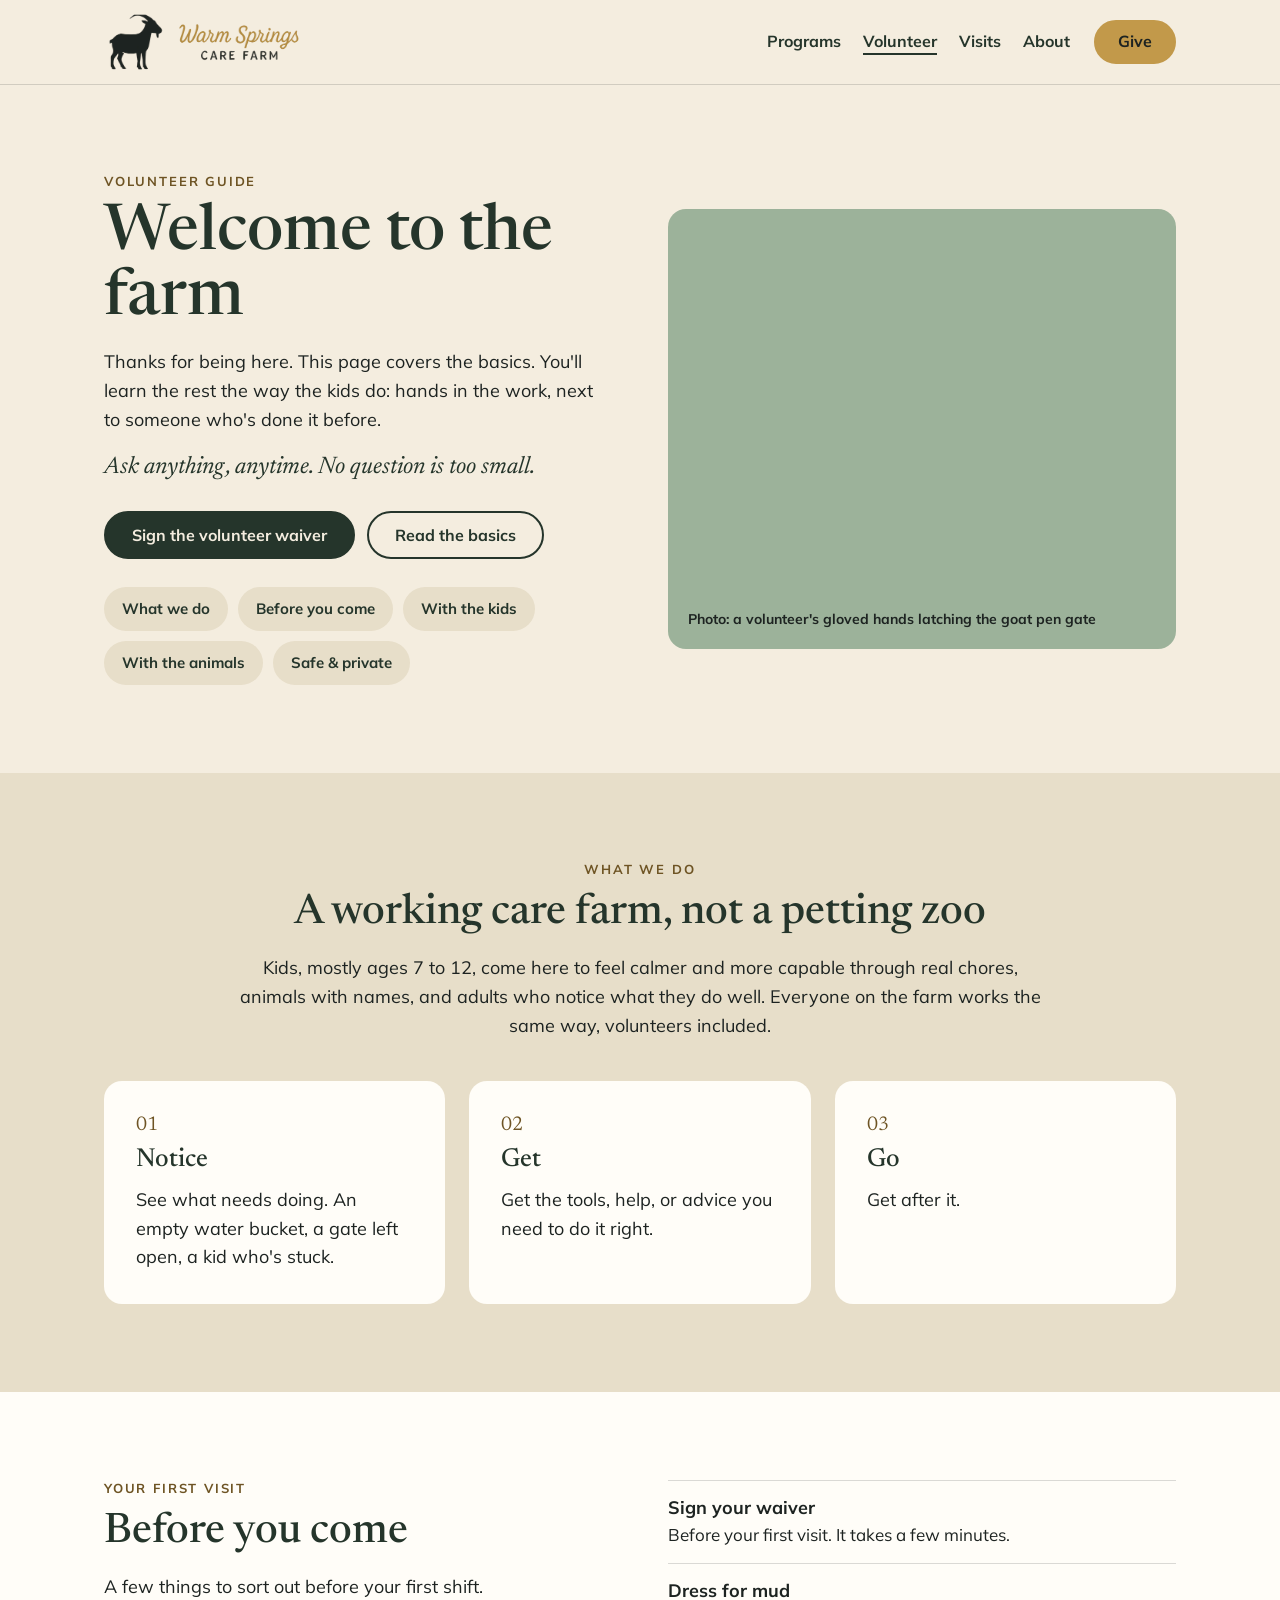
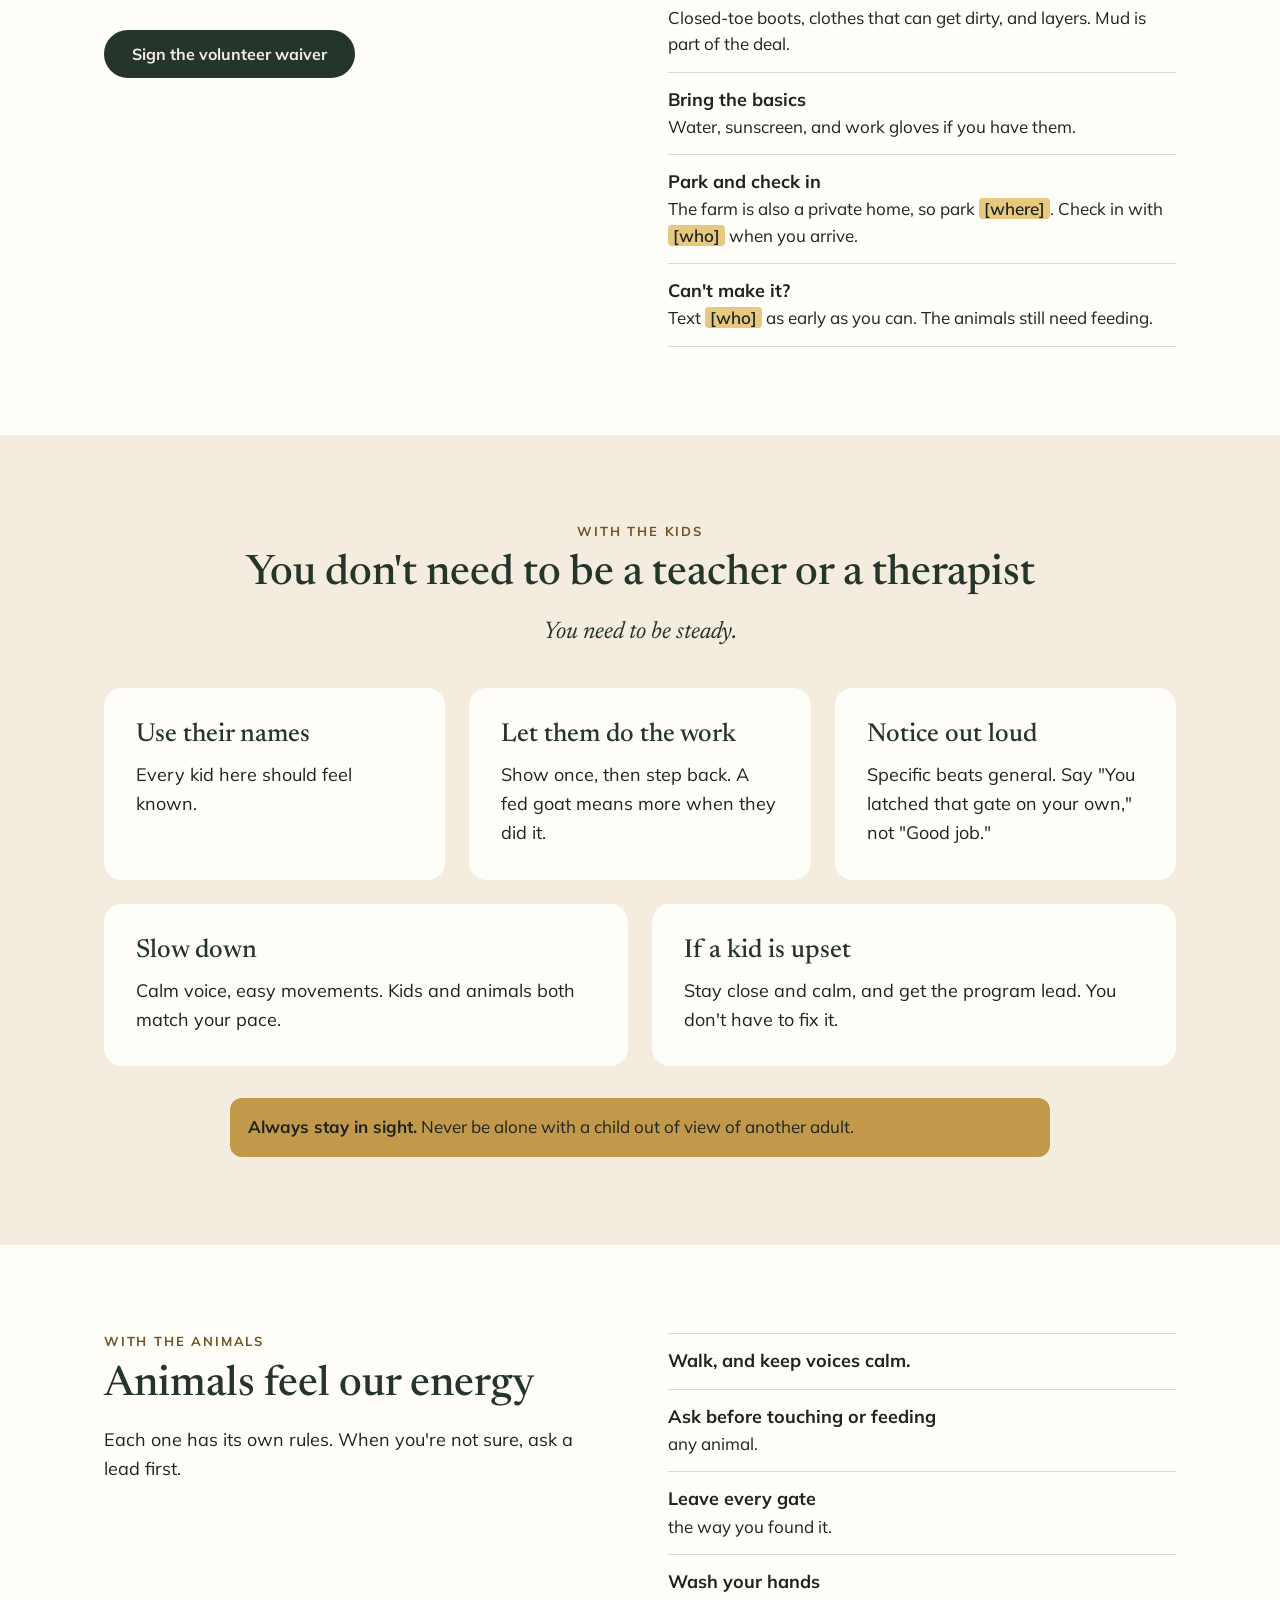
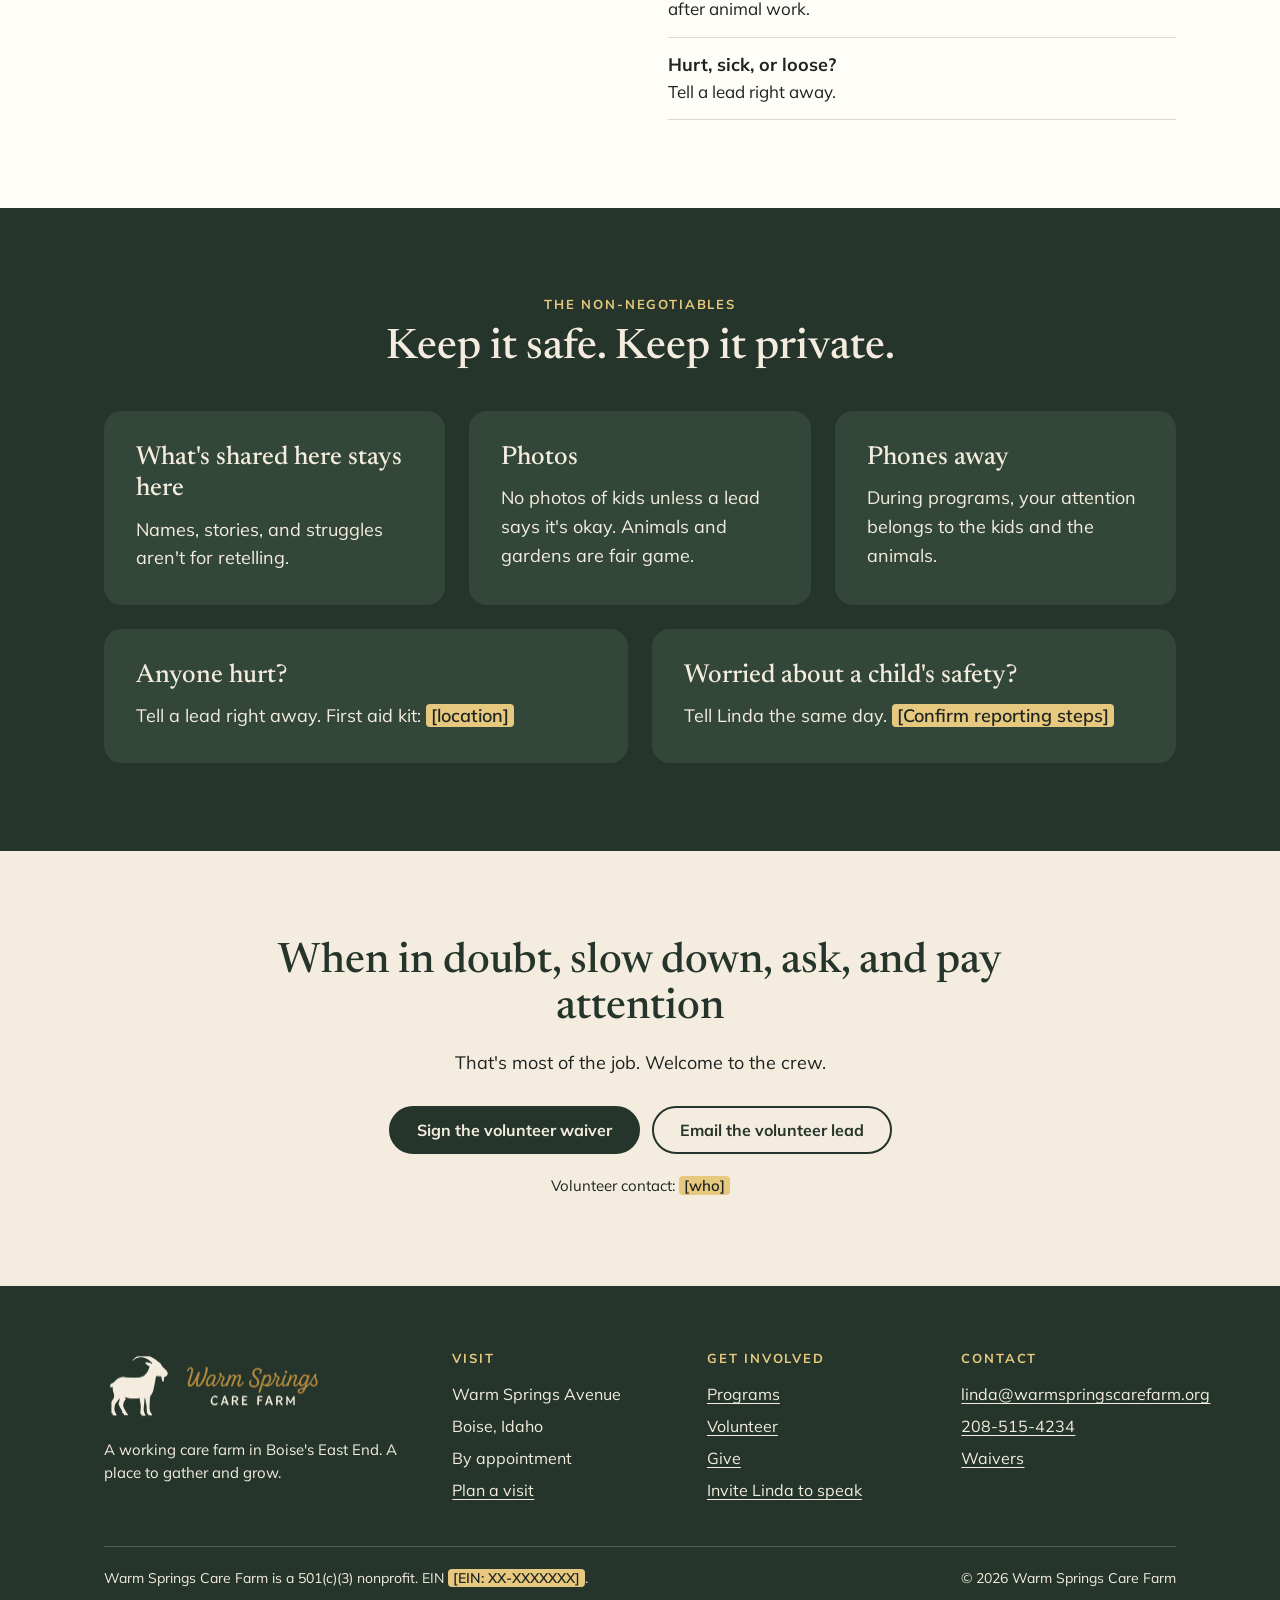
<file: docs/volunteer-guide/index.html>
<!doctype html>
<html lang="en">
<head>
<meta charset="utf-8">
<meta name="viewport" content="width=device-width, initial-scale=1">
<title>Volunteer Guide | Warm Springs Care Farm</title>
<meta name="description" content="Before you volunteer at Warm Springs Care Farm in Boise: what to wear, how to work with kids and animals, and how we keep everyone safe.">
<link rel="canonical" href="https://warmspringscarefarm.org/volunteer-guide/">
<meta property="og:type" content="website">
<meta property="og:site_name" content="Warm Springs Care Farm">
<meta property="og:title" content="Volunteer Guide | Warm Springs Care Farm">
<meta property="og:description" content="Before you volunteer at Warm Springs Care Farm in Boise: what to wear, how to work with kids and animals, and how we keep everyone safe.">
<meta property="og:url" content="https://warmspringscarefarm.org/volunteer-guide/">
<meta property="og:image" content="https://warmspringscarefarm.org/assets/images/og-share.jpg">
<meta property="og:image:width" content="1200">
<meta property="og:image:height" content="630">
<meta name="twitter:card" content="summary_large_image">
<meta name="theme-color" content="#25352B">
<link rel="icon" href="../favicon.ico" sizes="48x48">
<link rel="icon" type="image/png" sizes="32x32" href="../favicon-32x32.png">
<link rel="icon" type="image/png" sizes="16x16" href="../favicon-16x16.png">
<link rel="apple-touch-icon" href="../apple-touch-icon.png">
<link rel="manifest" href="../site.webmanifest">
<link rel="preconnect" href="https://fonts.googleapis.com">
<link rel="preconnect" href="https://fonts.gstatic.com" crossorigin>
<link rel="stylesheet" href="https://fonts.googleapis.com/css2?family=Newsreader:ital,opsz,wght@0,6..72,400;0,6..72,500;1,6..72,400&amp;family=Mulish:wght@400;600;700&amp;display=swap">
<link rel="stylesheet" href="../assets/css/site.css">

</head>
<body>
<a class="skip" href="#main">Skip to content</a>
<header class="site-header">
  <div class="wrap bar">
    <a class="logo" href="../" aria-label="Warm Springs Care Farm home">
      <img src="../assets/images/logo/wscf-horizontal.png" width="200" height="66" alt="Warm Springs Care Farm">
    </a>
    <nav id="site-nav" class="site-nav" aria-label="Main">
      <ul class="nav-list">
        <li class="has-sub"><a href="../programs/" data-nav="programs">Programs</a>
          <ul class="sub">
            <li><a href="../programs/#our-programs">Our programs</a></li>
            <li><a href="../programs/#partner-programs">Partner programs</a></li>
            <li><a href="../programs/#therapy-partners">Therapy partners</a></li>
          </ul>
        </li>
        <li class="has-sub"><a href="../volunteer/" data-nav="volunteer" aria-current="page">Volunteer</a>
          <ul class="sub">
            <li><a href="../volunteer/#teen-leadership-crew">Teen Leadership Crew</a></li>
            <li><a href="../volunteer/#community">Community volunteers</a></li>
            <li><a href="../volunteer-guide/">Volunteer guide</a></li>
          </ul>
        </li>
        <li class="has-sub"><a href="../visits/" data-nav="visits">Visits</a>
          <ul class="sub">
            <li><a href="../visits/#plan-your-visit">Plan your visit</a></li>
            <li><a href="../visits/#calendar">Calendar</a></li>
            <li><a href="../visits/#waivers">Waivers</a></li>
          </ul>
        </li>
        <li class="has-sub"><a href="../about/" data-nav="about">About</a>
          <ul class="sub">
            <li><a href="../about/#about-wscf">Our story</a></li>
            <li><a href="../about/linda-haley/">Meet Linda</a></li>
            <li><a href="../about/#meet-the-team">Team and board</a></li>
            <li><a href="../about/#support">Support the farm</a></li>
          </ul>
        </li>
      </ul>
    </nav>
    <a class="btn gold header-give" href="../about/#support">Give</a>
    <button class="nav-toggle" type="button" aria-expanded="false" aria-controls="site-nav">Menu</button>
  </div>
</header>
<main id="main">
<section class="sec cream">
  <div class="wrap row">
    <div>
      <p class="eyebrow">Volunteer guide</p>
      <h1>Welcome to the farm</h1>
      <p>Thanks for being here. This page covers the basics. You'll learn the rest the way the kids do: hands in the work, next to someone who's done it before.</p>
      <p class="aside">Ask anything, anytime. No question is too small.</p>
      <div class="btns">
        <a class="btn" href="#" target="_blank" rel="noopener">Sign the volunteer waiver</a>
        <a class="btn ghost" href="#what-we-do">Read the basics</a>
      </div>
      <ul class="jump" aria-label="On this page">
        <li><a href="#what-we-do">What we do</a></li>
        <li><a href="#before-you-come">Before you come</a></li>
        <li><a href="#with-the-kids">With the kids</a></li>
        <li><a href="#with-the-animals">With the animals</a></li>
        <li><a href="#safe-and-private">Safe &amp; private</a></li>
      </ul>
    </div>
    <figure class="photo">Photo: a volunteer's gloved hands latching the goat pen gate</figure>
  </div>
</section>

<section class="sec oat" id="what-we-do" aria-labelledby="h-what">
  <div class="wrap">
    <div class="center narrow intro">
      <p class="eyebrow">What we do</p>
      <h2 id="h-what">A working care farm, not a petting zoo</h2>
      <p>Kids, mostly ages 7 to 12, come here to feel calmer and more capable through real chores, animals with names, and adults who notice what they do well. Everyone on the farm works the same way, volunteers included.</p>
    </div>
    <div class="cols">
      <div class="card"><div class="step">01</div><h3>Notice</h3><p>See what needs doing. An empty water bucket, a gate left open, a kid who's stuck.</p></div>
      <div class="card"><div class="step">02</div><h3>Get</h3><p>Get the tools, help, or advice you need to do it right.</p></div>
      <div class="card"><div class="step">03</div><h3>Go</h3><p>Get after it.</p></div>
    </div>
  </div>
</section>

<section class="sec white" id="before-you-come" aria-labelledby="h-before">
  <div class="wrap row top">
    <div>
      <p class="eyebrow">Your first visit</p>
      <h2 id="h-before">Before you come</h2>
      <p>A few things to sort out before your first shift.</p>
      <div class="btns"><a class="btn" href="#" target="_blank" rel="noopener">Sign the volunteer waiver</a></div>
    </div>
    <ul class="list">
      <li><b>Sign your waiver</b>Before your first visit. It takes a few minutes.</li>
      <li><b>Dress for mud</b>Closed-toe boots, clothes that can get dirty, and layers. Mud is part of the deal.</li>
      <li><b>Bring the basics</b>Water, sunscreen, and work gloves if you have them.</li>
      <li><b>Park and check in</b>The farm is also a private home, so park <span class="tbd">[where]</span>. Check in with <span class="tbd">[who]</span> when you arrive.</li>
      <li><b>Can't make it?</b>Text <span class="tbd">[who]</span> as early as you can. The animals still need feeding.</li>
    </ul>
  </div>
</section>

<section class="sec cream" id="with-the-kids" aria-labelledby="h-kids">
  <div class="wrap">
    <div class="center narrow intro">
      <p class="eyebrow">With the kids</p>
      <h2 id="h-kids">You don't need to be a teacher or a therapist</h2>
      <p class="aside">You need to be steady.</p>
    </div>
    <div class="cols">
      <div class="card"><h3>Use their names</h3><p>Every kid here should feel known.</p></div>
      <div class="card"><h3>Let them do the work</h3><p>Show once, then step back. A fed goat means more when they did it.</p></div>
      <div class="card"><h3>Notice out loud</h3><p>Specific beats general. Say "You latched that gate on your own," not "Good job."</p></div>
      <div class="card"><h3>Slow down</h3><p>Calm voice, easy movements. Kids and animals both match your pace.</p></div>
      <div class="card"><h3>If a kid is upset</h3><p>Stay close and calm, and get the program lead. You don't have to fix it.</p></div>
    </div>
    <div class="flag narrow" style="margin-top:32px"><b>Always stay in sight.</b> Never be alone with a child out of view of another adult.</div>
  </div>
</section>

<section class="sec white" id="with-the-animals" aria-labelledby="h-animals">
  <div class="wrap row top">
    <div>
      <p class="eyebrow">With the animals</p>
      <h2 id="h-animals">Animals feel our energy</h2>
      <p>Each one has its own rules. When you're not sure, ask a lead first.</p>
    </div>
    <ul class="list">
      <li><b>Walk, and keep voices calm.</b></li>
      <li><b>Ask before touching or feeding</b>any animal.</li>
      <li><b>Leave every gate</b>the way you found it.</li>
      <li><b>Wash your hands</b>after animal work.</li>
      <li><b>Hurt, sick, or loose?</b>Tell a lead right away.</li>
    </ul>
  </div>
</section>

<section class="sec forest" id="safe-and-private" aria-labelledby="h-safe">
  <div class="wrap">
    <div class="center narrow intro">
      <p class="eyebrow">The non-negotiables</p>
      <h2 id="h-safe">Keep it safe. Keep it private.</h2>
    </div>
    <div class="cols">
      <div class="card"><h3>What's shared here stays here</h3><p>Names, stories, and struggles aren't for retelling.</p></div>
      <div class="card"><h3>Photos</h3><p>No photos of kids unless a lead says it's okay. Animals and gardens are fair game.</p></div>
      <div class="card"><h3>Phones away</h3><p>During programs, your attention belongs to the kids and the animals.</p></div>
      <div class="card"><h3>Anyone hurt?</h3><p>Tell a lead right away. First aid kit: <span class="tbd">[location]</span></p></div>
      <div class="card"><h3>Worried about a child's safety?</h3><p>Tell Linda the same day. <span class="tbd">[Confirm reporting steps]</span></p></div>
    </div>
  </div>
</section>

<section class="sec cream center" aria-labelledby="h-close">
  <div class="wrap narrow">
    <h2 id="h-close">When in doubt, slow down, ask, and pay attention</h2>
    <p>That's most of the job. Welcome to the crew.</p>
    <div class="btns">
      <a class="btn" href="#" target="_blank" rel="noopener">Sign the volunteer waiver</a>
      <a class="btn ghost" href="mailto:kory@warmspringscarefarm.org">Email the volunteer lead</a>
    </div>
    <p class="small" style="margin-top:20px">Volunteer contact: <span class="tbd">[who]</span></p>
  </div>
</section>
</main>
<footer class="site-footer">
  <div class="wrap">
    <div class="grid">
      <div class="brand">
        <img src="../assets/images/logo/wscf-horizontal-reversed.png" width="220" height="72" alt="Warm Springs Care Farm">
        <p class="small">A working care farm in Boise's East End. A place to gather and grow.</p>
      </div>
      <div>
        <h2>Visit</h2>
        <ul>
          <li>Warm Springs Avenue</li>
          <li>Boise, Idaho</li>
          <li>By appointment</li>
          <li><a href="../visits/">Plan a visit</a></li>
        </ul>
      </div>
      <div>
        <h2>Get involved</h2>
        <ul>
          <li><a href="../programs/">Programs</a></li>
          <li><a href="../volunteer/">Volunteer</a></li>
          <li><a href="../about/#support">Give</a></li>
          <li><a href="../about/linda-haley/#speaking">Invite Linda to speak</a></li>
        </ul>
      </div>
      <div>
        <h2>Contact</h2>
        <ul>
          <li><a href="mailto:linda@warmspringscarefarm.org">linda@warmspringscarefarm.org</a></li>
          <li><a href="tel:+12085154234">208-515-4234</a></li>
          
          <li><a href="../visits/#waivers">Waivers</a></li>
        </ul>
      </div>
    </div>
    <div class="legal">
      <span>Warm Springs Care Farm is a 501(c)(3) nonprofit. EIN <span class="tbd">[EIN: XX-XXXXXXX]</span>.</span>
      <span>&copy; 2026 Warm Springs Care Farm</span>
    </div>
  </div>
</footer>
<script src="../assets/js/site.js" defer></script>
</body>
</html>
</file>
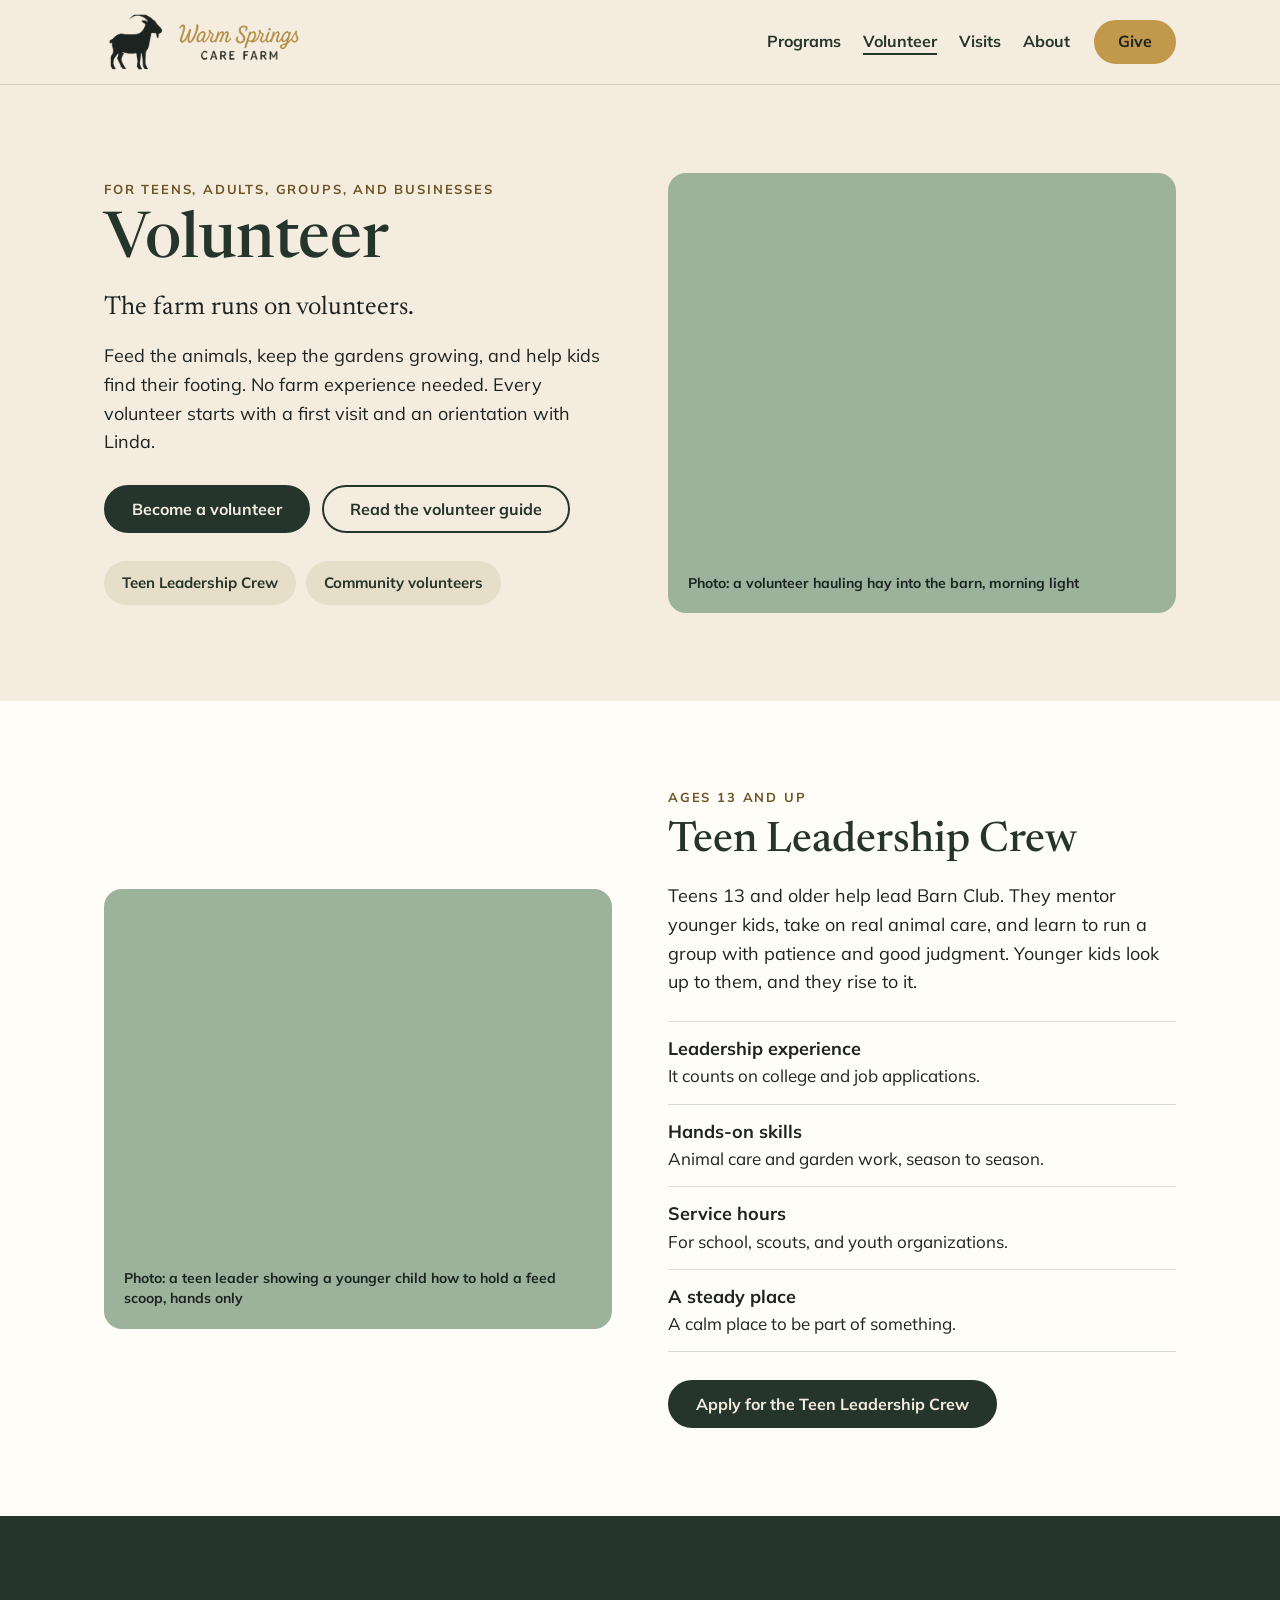
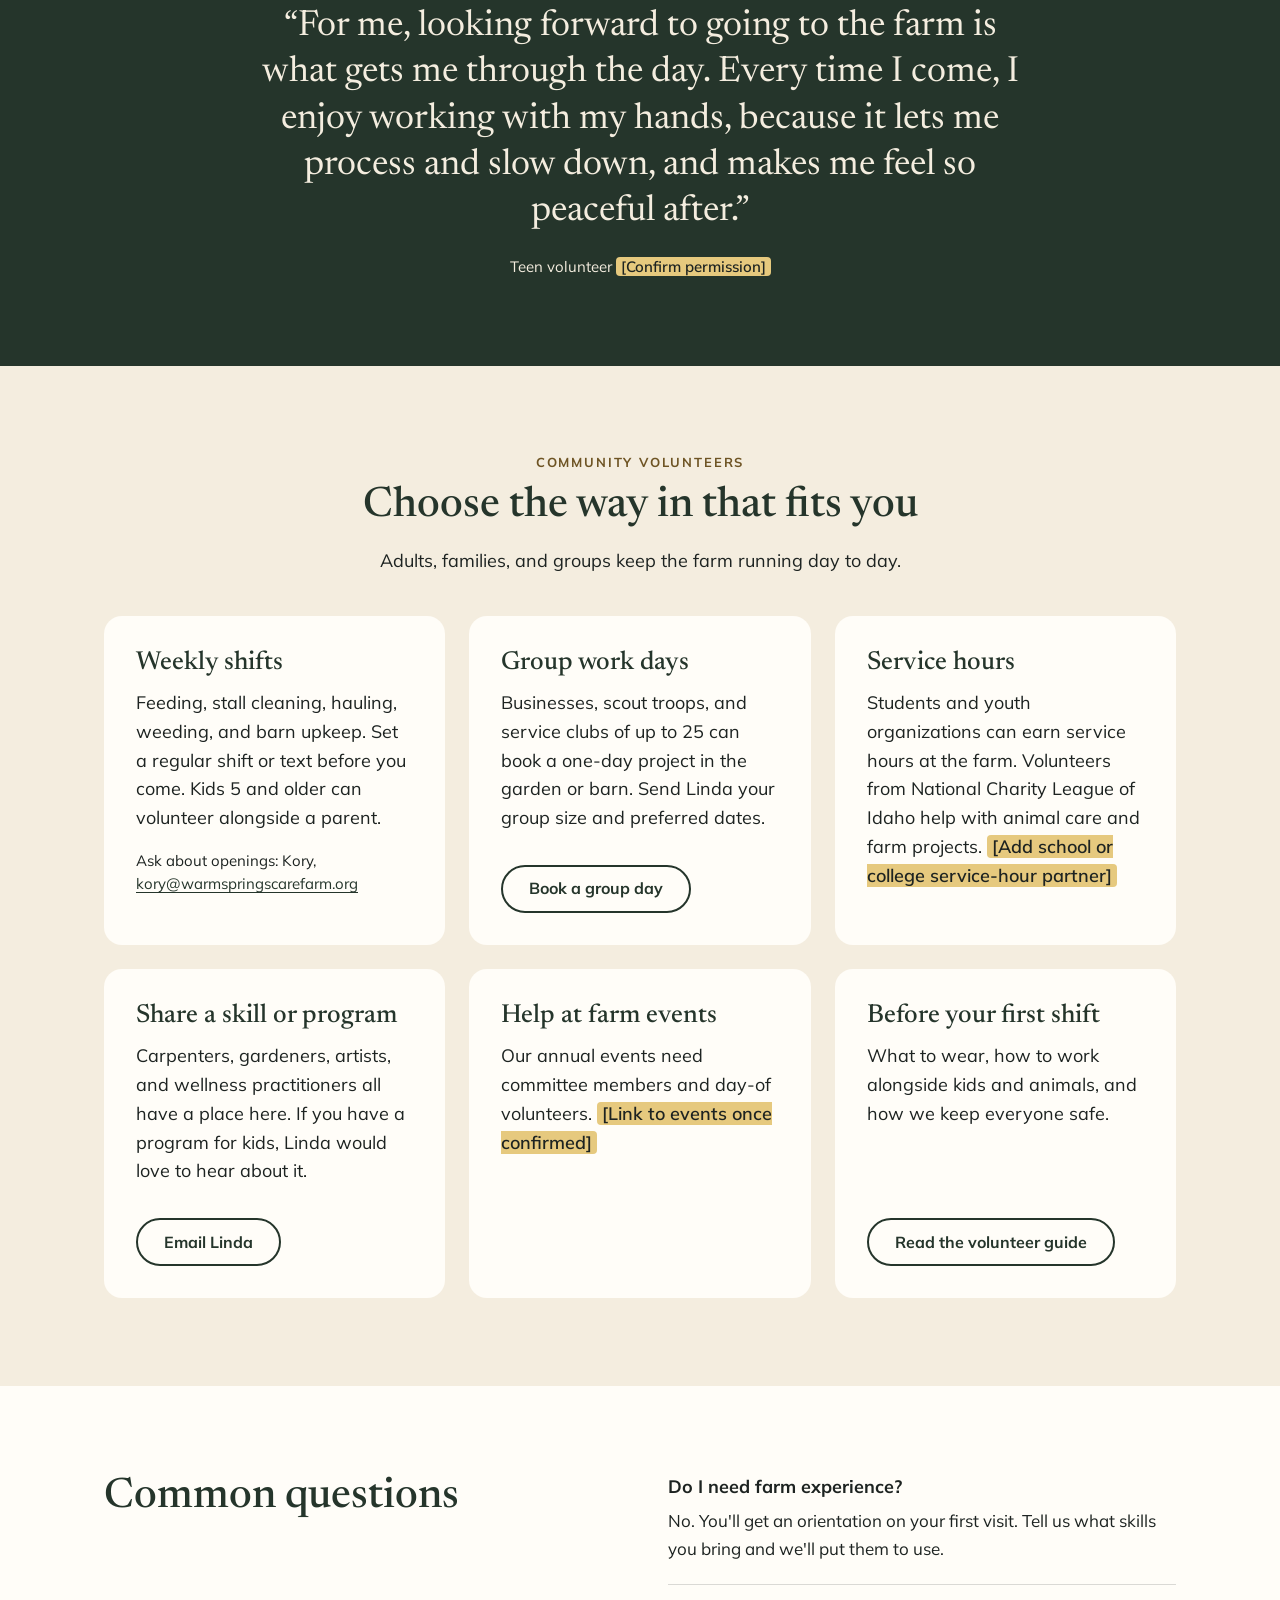
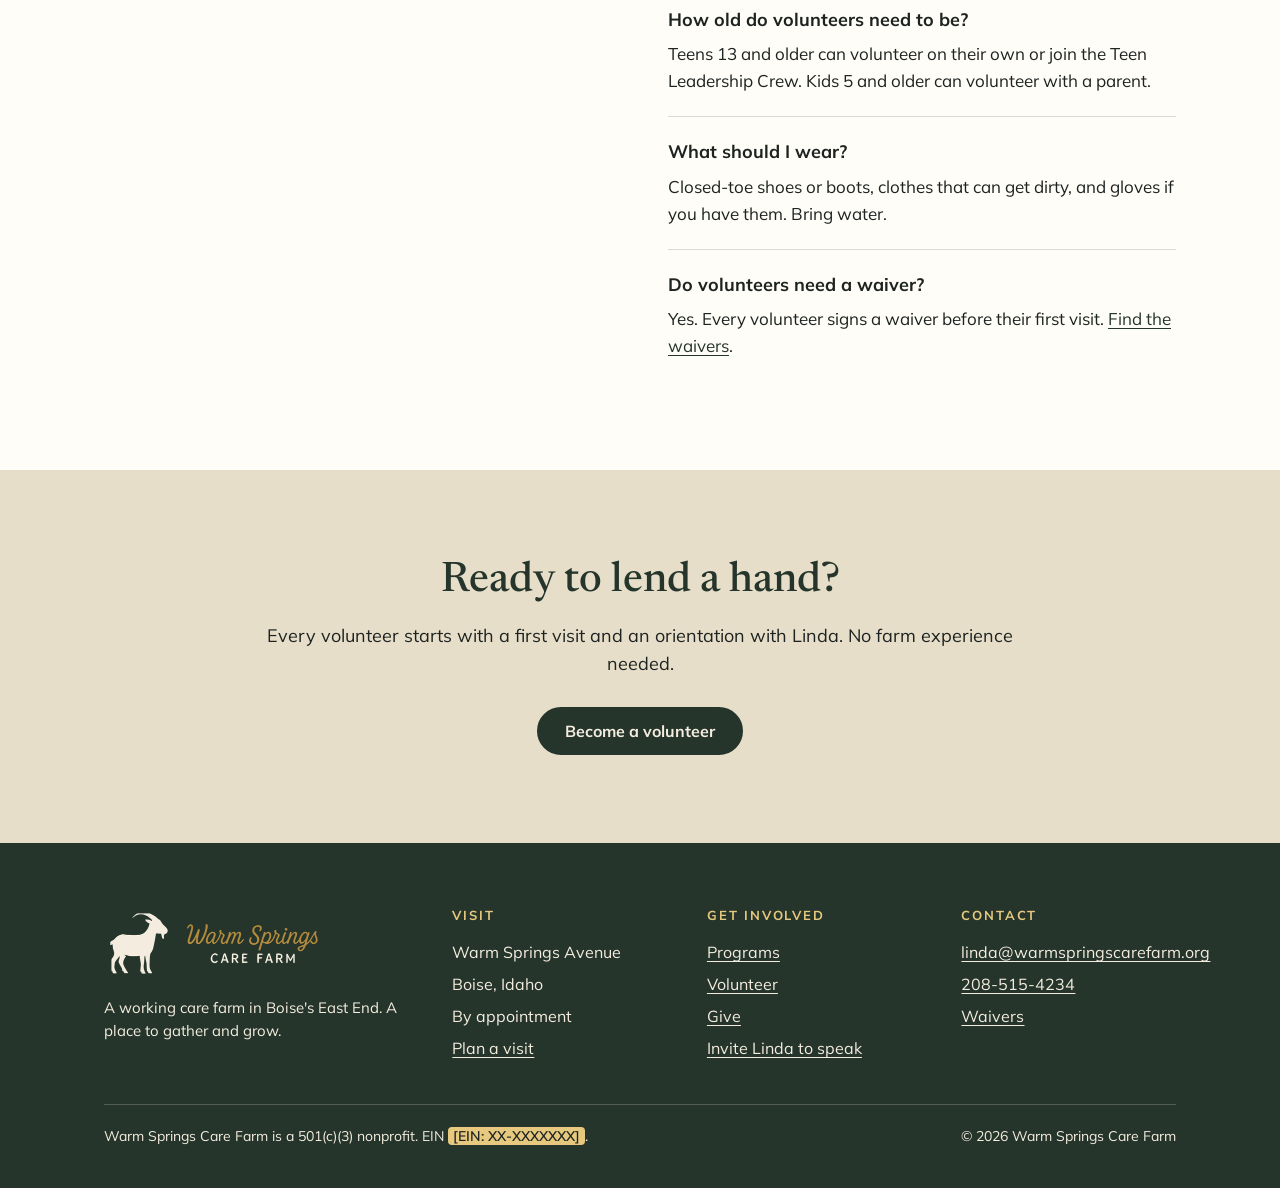
<file: docs/volunteer/index.html>
<!doctype html>
<html lang="en">
<head>
<meta charset="utf-8">
<meta name="viewport" content="width=device-width, initial-scale=1">
<title>Volunteer at a Care Farm in Boise | Warm Springs Care Farm</title>
<meta name="description" content="Volunteer with animals and gardens at Warm Springs Care Farm in Boise. Teen Leadership Crew, weekly shifts, group work days, and service hours.">
<link rel="canonical" href="https://warmspringscarefarm.org/volunteer/">
<meta property="og:type" content="website">
<meta property="og:site_name" content="Warm Springs Care Farm">
<meta property="og:title" content="Volunteer at a Care Farm in Boise | Warm Springs Care Farm">
<meta property="og:description" content="Volunteer with animals and gardens at Warm Springs Care Farm in Boise. Teen Leadership Crew, weekly shifts, group work days, and service hours.">
<meta property="og:url" content="https://warmspringscarefarm.org/volunteer/">
<meta property="og:image" content="https://warmspringscarefarm.org/assets/images/og-share.jpg">
<meta property="og:image:width" content="1200">
<meta property="og:image:height" content="630">
<meta name="twitter:card" content="summary_large_image">
<meta name="theme-color" content="#25352B">
<link rel="icon" href="../favicon.ico" sizes="48x48">
<link rel="icon" type="image/png" sizes="32x32" href="../favicon-32x32.png">
<link rel="icon" type="image/png" sizes="16x16" href="../favicon-16x16.png">
<link rel="apple-touch-icon" href="../apple-touch-icon.png">
<link rel="manifest" href="../site.webmanifest">
<link rel="preconnect" href="https://fonts.googleapis.com">
<link rel="preconnect" href="https://fonts.gstatic.com" crossorigin>
<link rel="stylesheet" href="https://fonts.googleapis.com/css2?family=Newsreader:ital,opsz,wght@0,6..72,400;0,6..72,500;1,6..72,400&amp;family=Mulish:wght@400;600;700&amp;display=swap">
<link rel="stylesheet" href="../assets/css/site.css">

</head>
<body>
<a class="skip" href="#main">Skip to content</a>
<header class="site-header">
  <div class="wrap bar">
    <a class="logo" href="../" aria-label="Warm Springs Care Farm home">
      <img src="../assets/images/logo/wscf-horizontal.png" width="200" height="66" alt="Warm Springs Care Farm">
    </a>
    <nav id="site-nav" class="site-nav" aria-label="Main">
      <ul class="nav-list">
        <li class="has-sub"><a href="../programs/" data-nav="programs">Programs</a>
          <ul class="sub">
            <li><a href="../programs/#our-programs">Our programs</a></li>
            <li><a href="../programs/#partner-programs">Partner programs</a></li>
            <li><a href="../programs/#therapy-partners">Therapy partners</a></li>
          </ul>
        </li>
        <li class="has-sub"><a href="../volunteer/" data-nav="volunteer" aria-current="page">Volunteer</a>
          <ul class="sub">
            <li><a href="../volunteer/#teen-leadership-crew">Teen Leadership Crew</a></li>
            <li><a href="../volunteer/#community">Community volunteers</a></li>
            <li><a href="../volunteer-guide/">Volunteer guide</a></li>
          </ul>
        </li>
        <li class="has-sub"><a href="../visits/" data-nav="visits">Visits</a>
          <ul class="sub">
            <li><a href="../visits/#plan-your-visit">Plan your visit</a></li>
            <li><a href="../visits/#calendar">Calendar</a></li>
            <li><a href="../visits/#waivers">Waivers</a></li>
          </ul>
        </li>
        <li class="has-sub"><a href="../about/" data-nav="about">About</a>
          <ul class="sub">
            <li><a href="../about/#about-wscf">Our story</a></li>
            <li><a href="../about/linda-haley/">Meet Linda</a></li>
            <li><a href="../about/#meet-the-team">Team and board</a></li>
            <li><a href="../about/#support">Support the farm</a></li>
          </ul>
        </li>
      </ul>
    </nav>
    <a class="btn gold header-give" href="../about/#support">Give</a>
    <button class="nav-toggle" type="button" aria-expanded="false" aria-controls="site-nav">Menu</button>
  </div>
</header>
<main id="main">
<section class="sec cream">
  <div class="wrap row">
    <div>
      <p class="eyebrow">For teens, adults, groups, and businesses</p>
      <h1>Volunteer</h1>
      <p class="lede">The farm runs on volunteers.</p>
      <p>Feed the animals, keep the gardens growing, and help kids find their footing. No farm experience needed. Every volunteer starts with a first visit and an orientation with Linda.</p>
      <div class="btns">
        <a class="btn" href="mailto:linda@warmspringscarefarm.org?subject=Volunteering%20at%20the%20farm">Become a volunteer</a>
        <a class="btn ghost" href="../volunteer-guide/">Read the volunteer guide</a>
      </div>
      <ul class="jump" aria-label="On this page">
        <li><a href="#teen-leadership-crew">Teen Leadership Crew</a></li>
        <li><a href="#community">Community volunteers</a></li>
      </ul>
    </div>
    <figure class="photo">Photo: a volunteer hauling hay into the barn, morning light</figure>
  </div>
</section>

<section class="sec white" id="teen-leadership-crew" aria-labelledby="h-teen">
  <div class="wrap row flip">
    <div>
      <p class="eyebrow">Ages 13 and up</p>
      <h2 id="h-teen">Teen Leadership Crew</h2>
      <p>Teens 13 and older help lead Barn Club. They mentor younger kids, take on real animal care, and learn to run a group with patience and good judgment. Younger kids look up to them, and they rise to it.</p>
      <ul class="list" style="margin-top:24px">
        <li><b>Leadership experience</b>It counts on college and job applications.</li>
        <li><b>Hands-on skills</b>Animal care and garden work, season to season.</li>
        <li><b>Service hours</b>For school, scouts, and youth organizations.</li>
        <li><b>A steady place</b>A calm place to be part of something.</li>
      </ul>
      <div class="btns"><a class="btn" href="mailto:linda@warmspringscarefarm.org?subject=Teen%20Leadership%20Crew">Apply for the Teen Leadership Crew</a></div>
    </div>
    <figure class="photo">Photo: a teen leader showing a younger child how to hold a feed scoop, hands only</figure>
  </div>
</section>

<section class="sec forest" aria-label="A word from a teen volunteer">
  <div class="wrap narrow center">
    <p class="quote">“For me, looking forward to going to the farm is what gets me through the day. Every time I come, I enjoy working with my hands, because it lets me process and slow down, and makes me feel so peaceful after.”</p>
    <p class="small">Teen volunteer <span class="tbd">[Confirm permission]</span></p>
  </div>
</section>

<section class="sec cream" id="community" aria-labelledby="h-community">
  <div class="wrap">
    <div class="center narrow intro">
      <p class="eyebrow">Community volunteers</p>
      <h2 id="h-community">Choose the way in that fits you</h2>
      <p>Adults, families, and groups keep the farm running day to day.</p>
    </div>
    <div class="cols">
      <div class="card">
        <h3>Weekly shifts</h3>
        <p>Feeding, stall cleaning, hauling, weeding, and barn upkeep. Set a regular shift or text before you come. Kids 5 and older can volunteer alongside a parent.</p>
        <p class="small">Ask about openings: Kory, <a href="mailto:kory@warmspringscarefarm.org">kory@warmspringscarefarm.org</a></p>
      </div>
      <div class="card flex">
        <h3>Group work days</h3>
        <p>Businesses, scout troops, and service clubs of up to 25 can book a one-day project in the garden or barn. Send Linda your group size and preferred dates.</p>
        <div class="btns"><a class="btn ghost" href="mailto:linda@warmspringscarefarm.org?subject=Group%20work%20day">Book a group day</a></div>
      </div>
      <div class="card">
        <h3>Service hours</h3>
        <p>Students and youth organizations can earn service hours at the farm. Volunteers from National Charity League of Idaho help with animal care and farm projects. <span class="tbd">[Add school or college service-hour partner]</span></p>
      </div>
      <div class="card flex">
        <h3>Share a skill or program</h3>
        <p>Carpenters, gardeners, artists, and wellness practitioners all have a place here. If you have a program for kids, Linda would love to hear about it.</p>
        <div class="btns"><a class="btn ghost" href="mailto:linda@warmspringscarefarm.org?subject=Offering%20a%20program">Email Linda</a></div>
      </div>
      <div class="card">
        <h3>Help at farm events</h3>
        <p>Our annual events need committee members and day-of volunteers. <span class="tbd">[Link to events once confirmed]</span></p>
      </div>
      <div class="card flex">
        <h3>Before your first shift</h3>
        <p>What to wear, how to work alongside kids and animals, and how we keep everyone safe.</p>
        <div class="btns"><a class="btn ghost" href="../volunteer-guide/">Read the volunteer guide</a></div>
      </div>
    </div>
  </div>
</section>

<section class="sec white" aria-labelledby="h-faq">
  <div class="wrap row top">
    <div><h2 id="h-faq">Common questions</h2></div>
    <dl class="faq">
      <dt>Do I need farm experience?</dt>
      <dd>No. You'll get an orientation on your first visit. Tell us what skills you bring and we'll put them to use.</dd>
      <dt>How old do volunteers need to be?</dt>
      <dd>Teens 13 and older can volunteer on their own or join the Teen Leadership Crew. Kids 5 and older can volunteer with a parent.</dd>
      <dt>What should I wear?</dt>
      <dd>Closed-toe shoes or boots, clothes that can get dirty, and gloves if you have them. Bring water.</dd>
      <dt>Do volunteers need a waiver?</dt>
      <dd>Yes. Every volunteer signs a waiver before their first visit. <a href="../visits/#waivers">Find the waivers</a>.</dd>
    </dl>
  </div>
</section>

<section class="sec oat center" aria-labelledby="h-close">
  <div class="wrap narrow">
    <h2 id="h-close">Ready to lend a hand?</h2>
    <p>Every volunteer starts with a first visit and an orientation with Linda. No farm experience needed.</p>
    <div class="btns"><a class="btn" href="mailto:linda@warmspringscarefarm.org?subject=Volunteering%20at%20the%20farm">Become a volunteer</a></div>
  </div>
</section>
</main>
<footer class="site-footer">
  <div class="wrap">
    <div class="grid">
      <div class="brand">
        <img src="../assets/images/logo/wscf-horizontal-reversed.png" width="220" height="72" alt="Warm Springs Care Farm">
        <p class="small">A working care farm in Boise's East End. A place to gather and grow.</p>
      </div>
      <div>
        <h2>Visit</h2>
        <ul>
          <li>Warm Springs Avenue</li>
          <li>Boise, Idaho</li>
          <li>By appointment</li>
          <li><a href="../visits/">Plan a visit</a></li>
        </ul>
      </div>
      <div>
        <h2>Get involved</h2>
        <ul>
          <li><a href="../programs/">Programs</a></li>
          <li><a href="../volunteer/">Volunteer</a></li>
          <li><a href="../about/#support">Give</a></li>
          <li><a href="../about/linda-haley/#speaking">Invite Linda to speak</a></li>
        </ul>
      </div>
      <div>
        <h2>Contact</h2>
        <ul>
          <li><a href="mailto:linda@warmspringscarefarm.org">linda@warmspringscarefarm.org</a></li>
          <li><a href="tel:+12085154234">208-515-4234</a></li>
          
          <li><a href="../visits/#waivers">Waivers</a></li>
        </ul>
      </div>
    </div>
    <div class="legal">
      <span>Warm Springs Care Farm is a 501(c)(3) nonprofit. EIN <span class="tbd">[EIN: XX-XXXXXXX]</span>.</span>
      <span>&copy; 2026 Warm Springs Care Farm</span>
    </div>
  </div>
</footer>
<script src="../assets/js/site.js" defer></script>
</body>
</html>
</file>
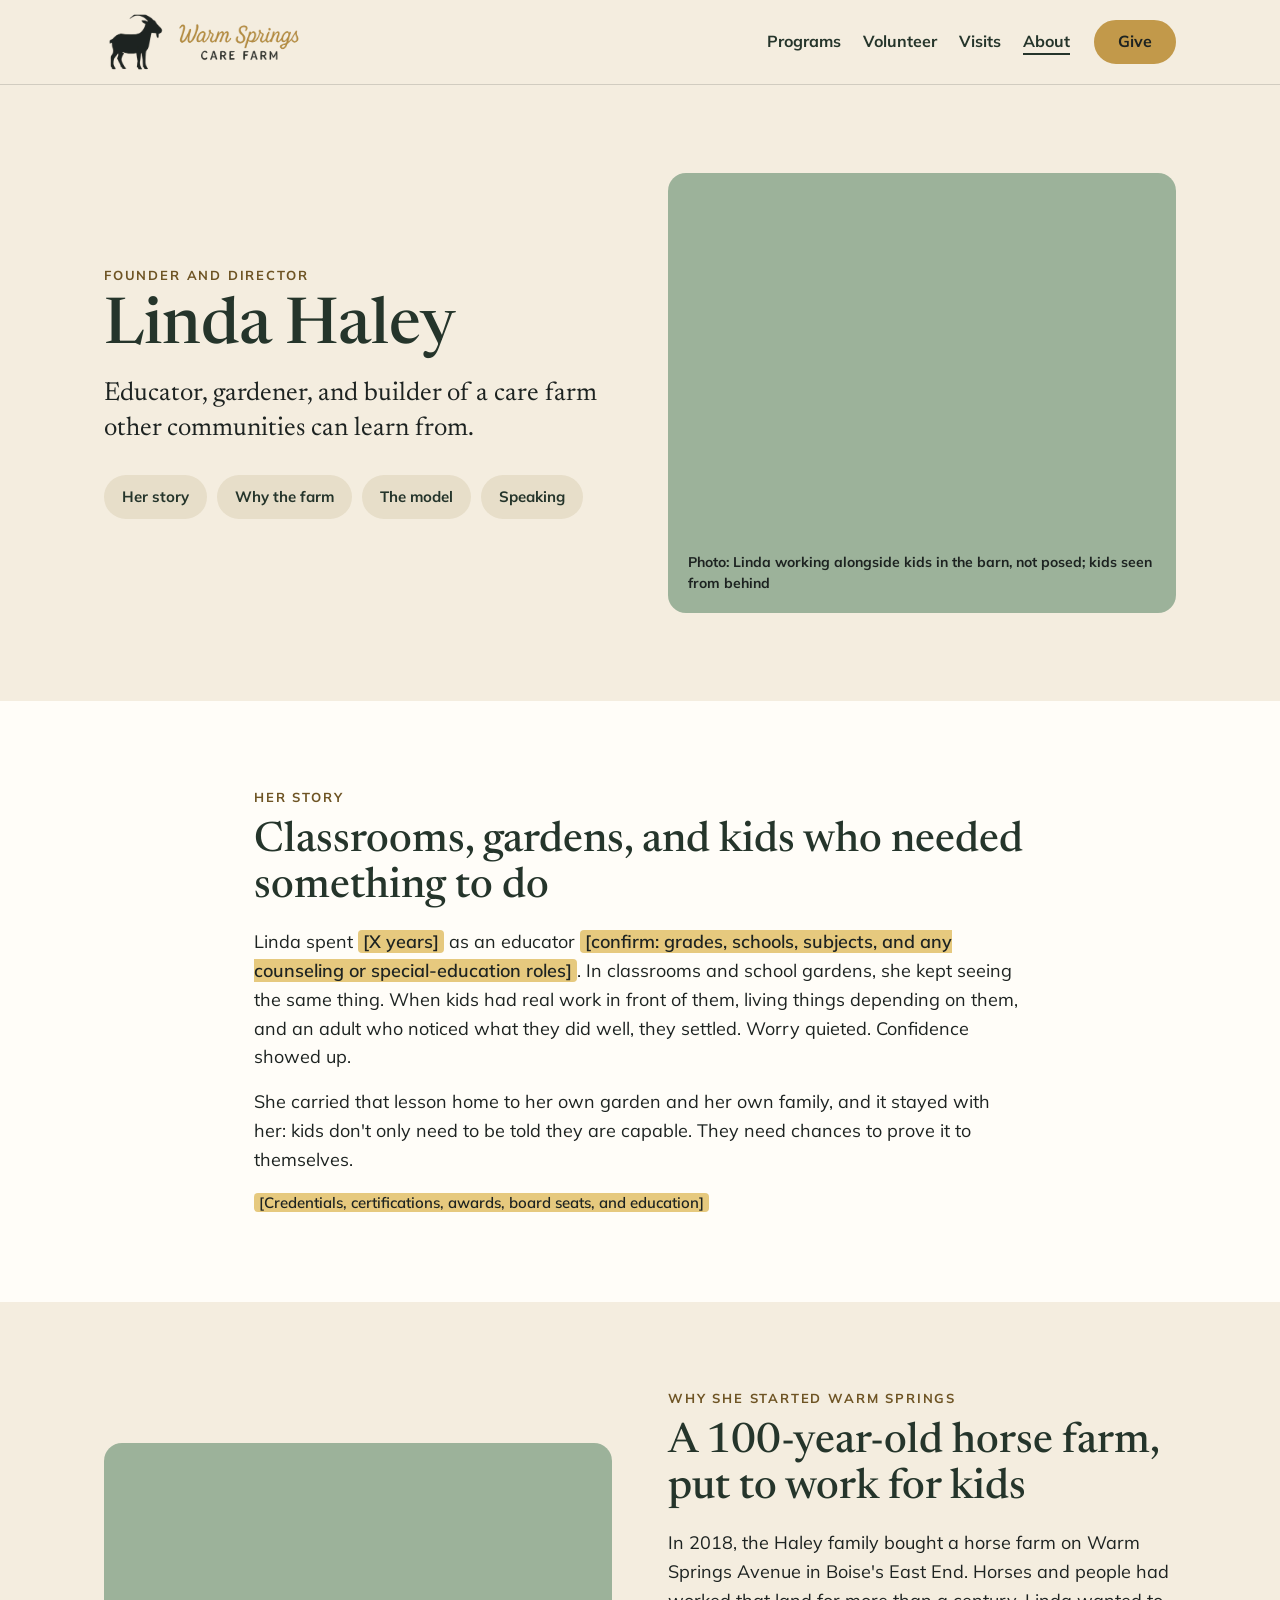
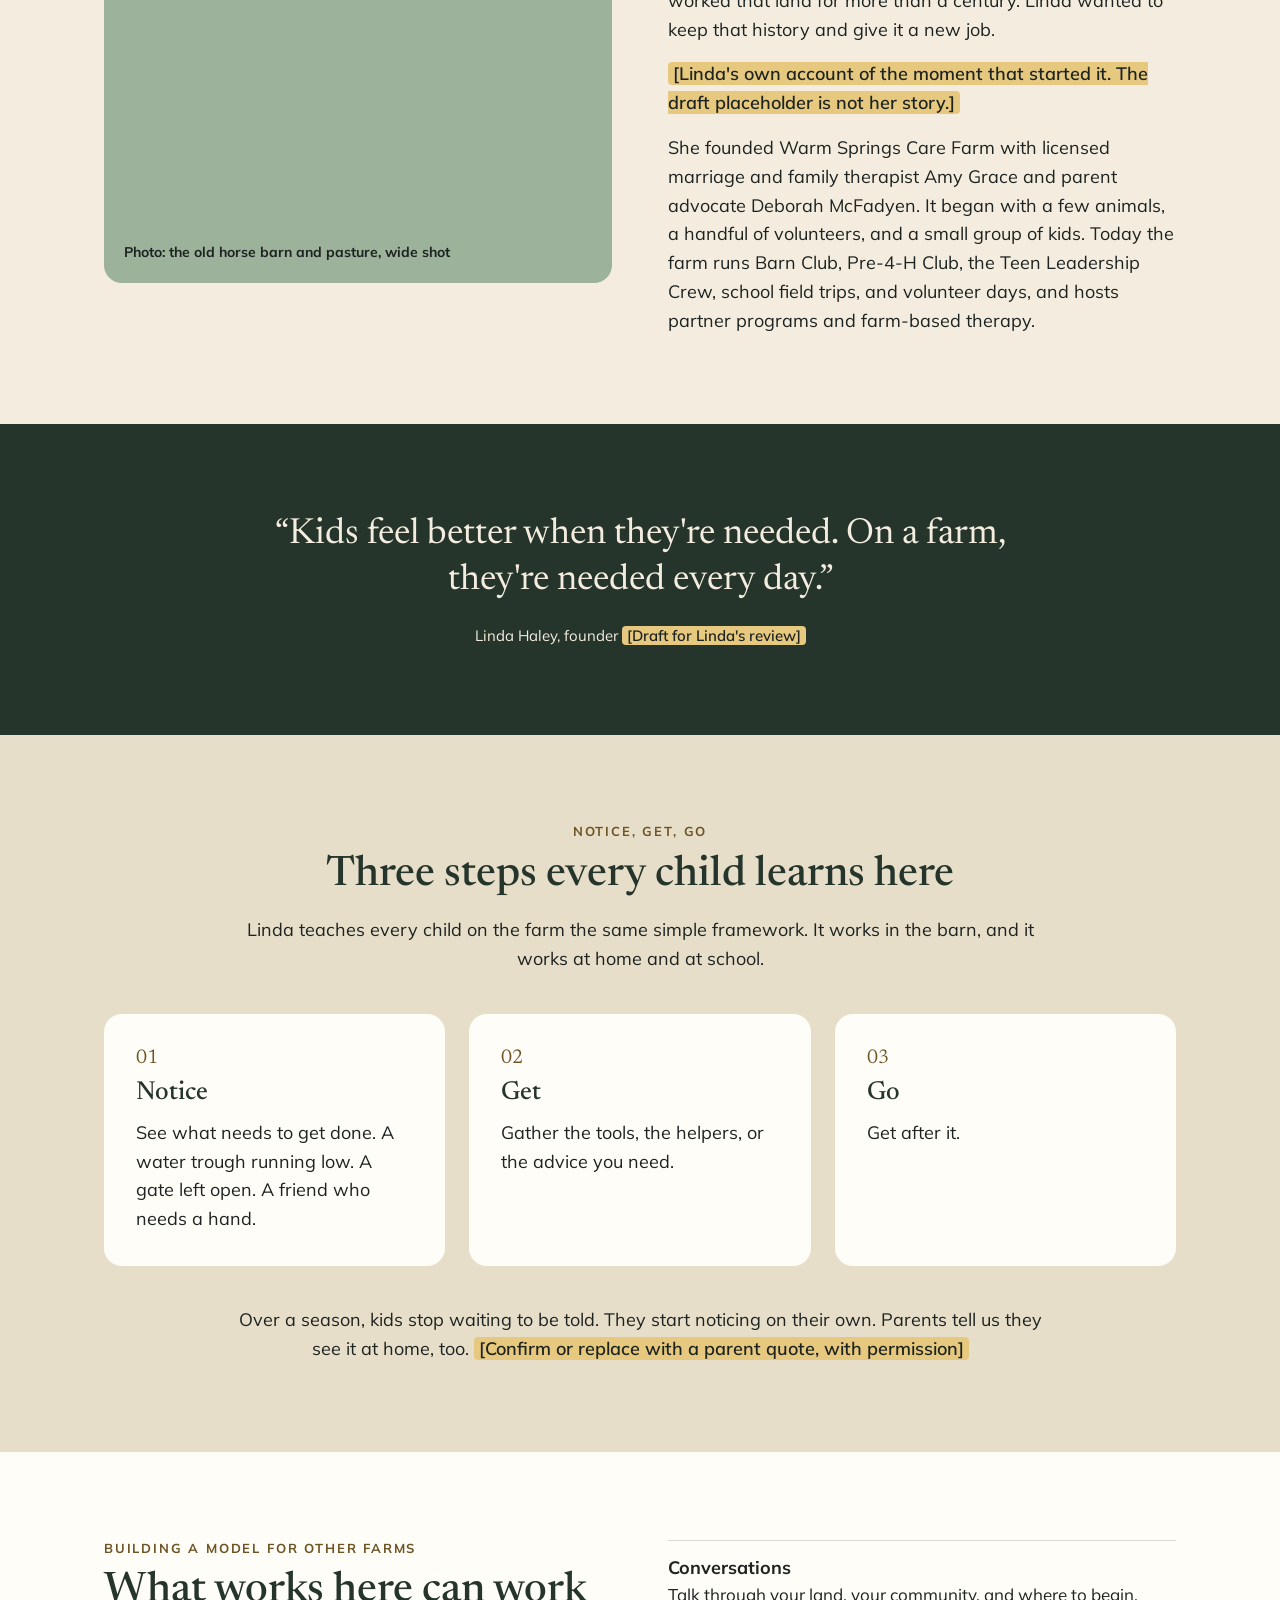
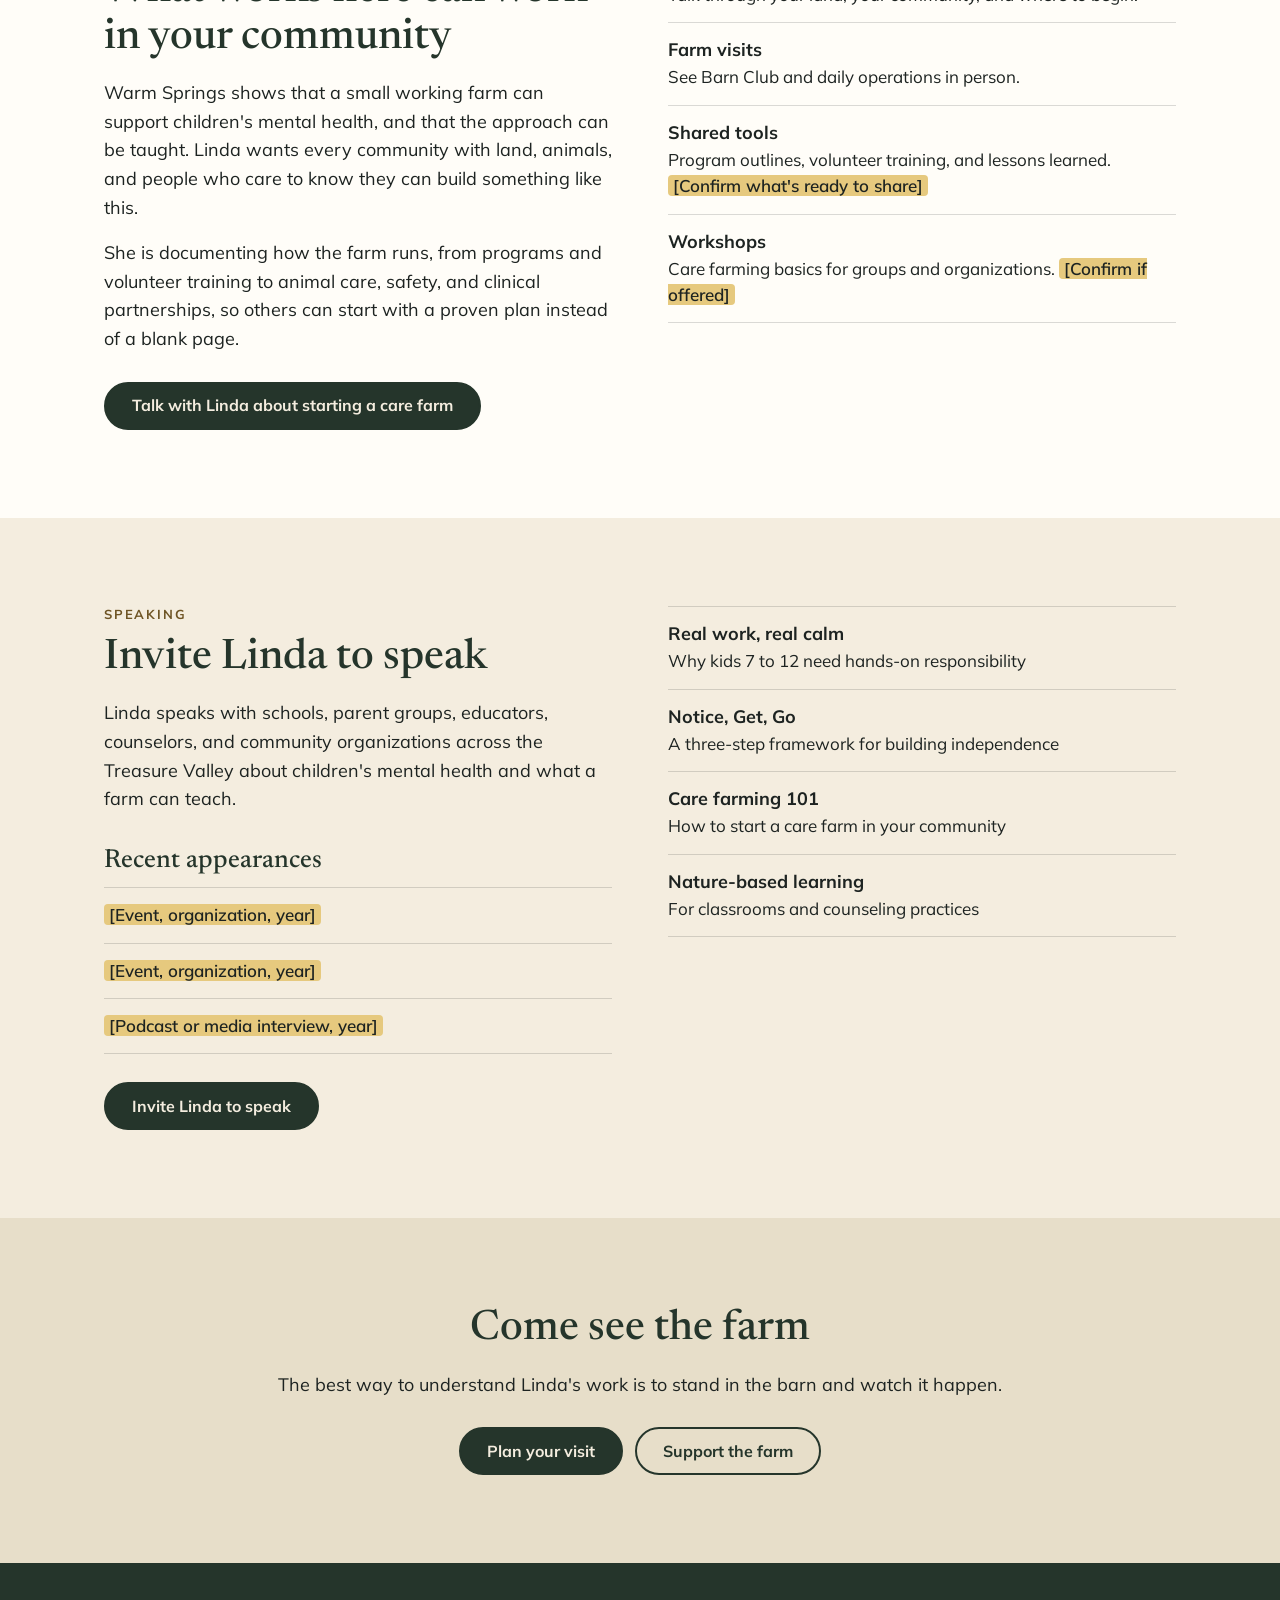
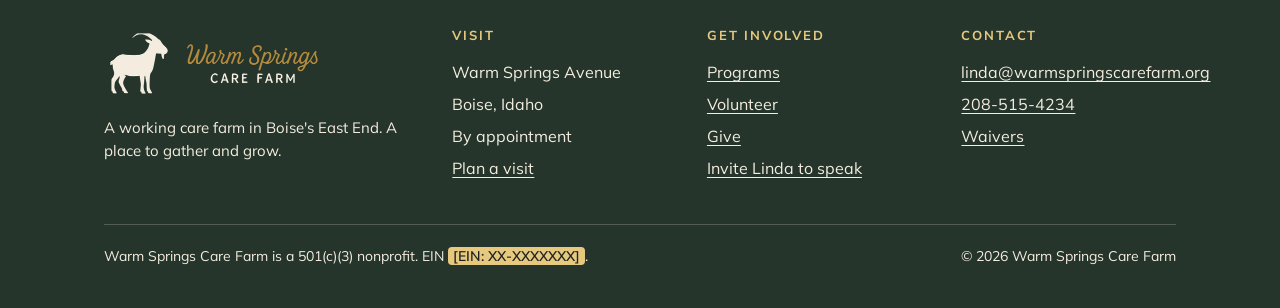
<file: docs/about/linda-haley/index.html>
<!doctype html>
<html lang="en">
<head>
<meta charset="utf-8">
<meta name="viewport" content="width=device-width, initial-scale=1">
<title>Linda Haley, Founder of Warm Springs Care Farm | Boise</title>
<meta name="description" content="Linda Haley founded Warm Springs Care Farm in Boise and helps other communities start care farms for kids ages 7 to 12.">
<link rel="canonical" href="https://warmspringscarefarm.org/about/linda-haley/">
<meta property="og:type" content="website">
<meta property="og:site_name" content="Warm Springs Care Farm">
<meta property="og:title" content="Linda Haley, Founder of Warm Springs Care Farm | Boise">
<meta property="og:description" content="Linda Haley founded Warm Springs Care Farm in Boise and helps other communities start care farms for kids ages 7 to 12.">
<meta property="og:url" content="https://warmspringscarefarm.org/about/linda-haley/">
<meta property="og:image" content="https://warmspringscarefarm.org/assets/images/og-share.jpg">
<meta property="og:image:width" content="1200">
<meta property="og:image:height" content="630">
<meta name="twitter:card" content="summary_large_image">
<meta name="theme-color" content="#25352B">
<link rel="icon" href="../../favicon.ico" sizes="48x48">
<link rel="icon" type="image/png" sizes="32x32" href="../../favicon-32x32.png">
<link rel="icon" type="image/png" sizes="16x16" href="../../favicon-16x16.png">
<link rel="apple-touch-icon" href="../../apple-touch-icon.png">
<link rel="manifest" href="../../site.webmanifest">
<link rel="preconnect" href="https://fonts.googleapis.com">
<link rel="preconnect" href="https://fonts.gstatic.com" crossorigin>
<link rel="stylesheet" href="https://fonts.googleapis.com/css2?family=Newsreader:ital,opsz,wght@0,6..72,400;0,6..72,500;1,6..72,400&amp;family=Mulish:wght@400;600;700&amp;display=swap">
<link rel="stylesheet" href="../../assets/css/site.css">

</head>
<body>
<a class="skip" href="#main">Skip to content</a>
<header class="site-header">
  <div class="wrap bar">
    <a class="logo" href="../../" aria-label="Warm Springs Care Farm home">
      <img src="../../assets/images/logo/wscf-horizontal.png" width="200" height="66" alt="Warm Springs Care Farm">
    </a>
    <nav id="site-nav" class="site-nav" aria-label="Main">
      <ul class="nav-list">
        <li class="has-sub"><a href="../../programs/" data-nav="programs">Programs</a>
          <ul class="sub">
            <li><a href="../../programs/#our-programs">Our programs</a></li>
            <li><a href="../../programs/#partner-programs">Partner programs</a></li>
            <li><a href="../../programs/#therapy-partners">Therapy partners</a></li>
          </ul>
        </li>
        <li class="has-sub"><a href="../../volunteer/" data-nav="volunteer">Volunteer</a>
          <ul class="sub">
            <li><a href="../../volunteer/#teen-leadership-crew">Teen Leadership Crew</a></li>
            <li><a href="../../volunteer/#community">Community volunteers</a></li>
            <li><a href="../../volunteer-guide/">Volunteer guide</a></li>
          </ul>
        </li>
        <li class="has-sub"><a href="../../visits/" data-nav="visits">Visits</a>
          <ul class="sub">
            <li><a href="../../visits/#plan-your-visit">Plan your visit</a></li>
            <li><a href="../../visits/#calendar">Calendar</a></li>
            <li><a href="../../visits/#waivers">Waivers</a></li>
          </ul>
        </li>
        <li class="has-sub"><a href="../../about/" data-nav="about" aria-current="page">About</a>
          <ul class="sub">
            <li><a href="../../about/#about-wscf">Our story</a></li>
            <li><a href="../../about/linda-haley/">Meet Linda</a></li>
            <li><a href="../../about/#meet-the-team">Team and board</a></li>
            <li><a href="../../about/#support">Support the farm</a></li>
          </ul>
        </li>
      </ul>
    </nav>
    <a class="btn gold header-give" href="../../about/#support">Give</a>
    <button class="nav-toggle" type="button" aria-expanded="false" aria-controls="site-nav">Menu</button>
  </div>
</header>
<main id="main">
<section class="sec cream">
  <div class="wrap row">
    <div>
      <p class="eyebrow">Founder and director</p>
      <h1>Linda Haley</h1>
      <p class="lede">Educator, gardener, and builder of a care farm other communities can learn from.</p>
      <ul class="jump" aria-label="On this page">
        <li><a href="#her-story">Her story</a></li>
        <li><a href="#why-the-farm">Why the farm</a></li>
        <li><a href="#the-model">The model</a></li>
        <li><a href="#speaking">Speaking</a></li>
      </ul>
    </div>
    <figure class="photo">Photo: Linda working alongside kids in the barn, not posed; kids seen from behind</figure>
  </div>
</section>

<section class="sec white" id="her-story" aria-labelledby="h-story">
  <div class="wrap narrow">
    <p class="eyebrow">Her story</p>
    <h2 id="h-story">Classrooms, gardens, and kids who needed something to do</h2>
    <p>Linda spent <span class="tbd">[X years]</span> as an educator <span class="tbd">[confirm: grades, schools, subjects, and any counseling or special-education roles]</span>. In classrooms and school gardens, she kept seeing the same thing. When kids had real work in front of them, living things depending on them, and an adult who noticed what they did well, they settled. Worry quieted. Confidence showed up.</p>
    <p>She carried that lesson home to her own garden and her own family, and it stayed with her: kids don't only need to be told they are capable. They need chances to prove it to themselves.</p>
    <p class="small"><span class="tbd">[Credentials, certifications, awards, board seats, and education]</span></p>
  </div>
</section>

<section class="sec cream" id="why-the-farm" aria-labelledby="h-why">
  <div class="wrap row flip">
    <div>
      <p class="eyebrow">Why she started Warm Springs</p>
      <h2 id="h-why">A 100-year-old horse farm, put to work for kids</h2>
      <p>In 2018, the Haley family bought a horse farm on Warm Springs Avenue in Boise's East End. Horses and people had worked that land for more than a century. Linda wanted to keep that history and give it a new job.</p>
      <p><span class="tbd">[Linda's own account of the moment that started it. The draft placeholder is not her story.]</span></p>
      <p>She founded Warm Springs Care Farm with licensed marriage and family therapist Amy Grace and parent advocate Deborah McFadyen. It began with a few animals, a handful of volunteers, and a small group of kids. Today the farm runs Barn Club, Pre-4-H Club, the Teen Leadership Crew, school field trips, and volunteer days, and hosts partner programs and farm-based therapy.</p>
    </div>
    <figure class="photo">Photo: the old horse barn and pasture, wide shot</figure>
  </div>
</section>

<section class="sec forest" aria-label="Linda Haley on why the farm works">
  <div class="wrap narrow center">
    <p class="quote">“Kids feel better when they're needed. On a farm, they're needed every day.”</p>
    <p class="small">Linda Haley, founder <span class="tbd">[Draft for Linda's review]</span></p>
  </div>
</section>

<section class="sec oat" id="notice-get-go" aria-labelledby="h-ngg">
  <div class="wrap">
    <div class="center narrow intro">
      <p class="eyebrow">Notice, Get, Go</p>
      <h2 id="h-ngg">Three steps every child learns here</h2>
      <p>Linda teaches every child on the farm the same simple framework. It works in the barn, and it works at home and at school.</p>
    </div>
    <div class="cols">
      <div class="card"><div class="step">01</div><h3>Notice</h3><p>See what needs to get done. A water trough running low. A gate left open. A friend who needs a hand.</p></div>
      <div class="card"><div class="step">02</div><h3>Get</h3><p>Gather the tools, the helpers, or the advice you need.</p></div>
      <div class="card"><div class="step">03</div><h3>Go</h3><p>Get after it.</p></div>
    </div>
    <p class="center narrow" style="margin-top:40px">Over a season, kids stop waiting to be told. They start noticing on their own. Parents tell us they see it at home, too. <span class="tbd">[Confirm or replace with a parent quote, with permission]</span></p>
  </div>
</section>

<section class="sec white" id="the-model" aria-labelledby="h-model">
  <div class="wrap row top">
    <div>
      <p class="eyebrow">Building a model for other farms</p>
      <h2 id="h-model">What works here can work in your community</h2>
      <p>Warm Springs shows that a small working farm can support children's mental health, and that the approach can be taught. Linda wants every community with land, animals, and people who care to know they can build something like this.</p>
      <p>She is documenting how the farm runs, from programs and volunteer training to animal care, safety, and clinical partnerships, so others can start with a proven plan instead of a blank page.</p>
      <div class="btns"><a class="btn" href="mailto:linda@warmspringscarefarm.org?subject=Starting%20a%20care%20farm">Talk with Linda about starting a care farm</a></div>
    </div>
    <ul class="list">
      <li><b>Conversations</b>Talk through your land, your community, and where to begin.</li>
      <li><b>Farm visits</b>See Barn Club and daily operations in person.</li>
      <li><b>Shared tools</b>Program outlines, volunteer training, and lessons learned. <span class="tbd">[Confirm what's ready to share]</span></li>
      <li><b>Workshops</b>Care farming basics for groups and organizations. <span class="tbd">[Confirm if offered]</span></li>
    </ul>
  </div>
</section>

<section class="sec cream" id="speaking" aria-labelledby="h-speak">
  <div class="wrap row top">
    <div>
      <p class="eyebrow">Speaking</p>
      <h2 id="h-speak">Invite Linda to speak</h2>
      <p>Linda speaks with schools, parent groups, educators, counselors, and community organizations across the Treasure Valley about children's mental health and what a farm can teach.</p>
      <h3 style="margin-top:32px">Recent appearances</h3>
      <ul class="list">
        <li><span class="tbd">[Event, organization, year]</span></li>
        <li><span class="tbd">[Event, organization, year]</span></li>
        <li><span class="tbd">[Podcast or media interview, year]</span></li>
      </ul>
      <div class="btns"><a class="btn" href="mailto:linda@warmspringscarefarm.org?subject=Speaking%20request">Invite Linda to speak</a></div>
    </div>
    <ul class="list">
      <li><b>Real work, real calm</b>Why kids 7 to 12 need hands-on responsibility</li>
      <li><b>Notice, Get, Go</b>A three-step framework for building independence</li>
      <li><b>Care farming 101</b>How to start a care farm in your community</li>
      <li><b>Nature-based learning</b>For classrooms and counseling practices</li>
    </ul>
  </div>
</section>

<section class="sec oat center" aria-labelledby="h-close">
  <div class="wrap narrow">
    <h2 id="h-close">Come see the farm</h2>
    <p>The best way to understand Linda's work is to stand in the barn and watch it happen.</p>
    <div class="btns">
      <a class="btn" href="../../visits/">Plan your visit</a>
      <a class="btn ghost" href="../../about/#support">Support the farm</a>
    </div>
  </div>
</section>
</main>
<footer class="site-footer">
  <div class="wrap">
    <div class="grid">
      <div class="brand">
        <img src="../../assets/images/logo/wscf-horizontal-reversed.png" width="220" height="72" alt="Warm Springs Care Farm">
        <p class="small">A working care farm in Boise's East End. A place to gather and grow.</p>
      </div>
      <div>
        <h2>Visit</h2>
        <ul>
          <li>Warm Springs Avenue</li>
          <li>Boise, Idaho</li>
          <li>By appointment</li>
          <li><a href="../../visits/">Plan a visit</a></li>
        </ul>
      </div>
      <div>
        <h2>Get involved</h2>
        <ul>
          <li><a href="../../programs/">Programs</a></li>
          <li><a href="../../volunteer/">Volunteer</a></li>
          <li><a href="../../about/#support">Give</a></li>
          <li><a href="../../about/linda-haley/#speaking">Invite Linda to speak</a></li>
        </ul>
      </div>
      <div>
        <h2>Contact</h2>
        <ul>
          <li><a href="mailto:linda@warmspringscarefarm.org">linda@warmspringscarefarm.org</a></li>
          <li><a href="tel:+12085154234">208-515-4234</a></li>
          
          <li><a href="../../visits/#waivers">Waivers</a></li>
        </ul>
      </div>
    </div>
    <div class="legal">
      <span>Warm Springs Care Farm is a 501(c)(3) nonprofit. EIN <span class="tbd">[EIN: XX-XXXXXXX]</span>.</span>
      <span>&copy; 2026 Warm Springs Care Farm</span>
    </div>
  </div>
</footer>
<script src="../../assets/js/site.js" defer></script>
</body>
</html>
</file>
<file: docs/assets/css/site.css>
/* Warm Springs Care Farm — site styles
   Built from the WSCF Web Style Guide, Draft 1 (October 2026).
   Cream and forest lead. Wheat gold is for giving only. Newsreader for headings, Mulish for everything else. */

:root {
  /* Core palette */
  --cream: #F4EDDF;          /* default background; leads every page */
  --forest: #25352B;         /* emphasis bands, primary buttons, headings, links */
  --charcoal: #1D2321;       /* body text, logo ink */
  --oat: #E7DEC9;            /* alternate section background */
  --wheat-gold: #C2994A;     /* give buttons only; never text on light grounds */
  /* Calming naturals (small moments only) */
  --butter: #E6C97E;         /* eyebrows on forest, [to confirm] highlight */
  --eucalyptus: #9CB29A;     /* photo placeholders */
  /* Web-derived tones */
  --warm-white: #FFFDF8;     /* third background and card surface */
  --forest-raised: #33463A;  /* cards on a forest band */
  --gold-ink: #6E5424;       /* eyebrows and step numerals on light grounds */
  --muted-ink: #4F5A54;      /* meta lines: ages, partner names */
  --input-border: #9A9184;
  --rule: rgba(29, 35, 33, .16);
  --rule-on-forest: rgba(244, 237, 223, .22);

  --font-display: Newsreader, Georgia, serif;
  --font-sans: Mulish, Arial, sans-serif;

  --container: 1120px;
  --narrow: 820px;
  --gutter: 24px;
  --section: 88px;
  --radius-xs: 4px;
  --radius-sm: 10px;
  --radius-md: 12px;
  --radius-lg: 14px;
  --radius-xl: 18px;
  --pill: 999px;
  --tap: 48px;
}
@media (max-width: 640px) { :root { --gutter: 20px; --section: 64px; } }

*, *::before, *::after { box-sizing: border-box; }
html { scroll-behavior: smooth; -webkit-text-size-adjust: 100%; }
@media (prefers-reduced-motion: reduce) { html { scroll-behavior: auto; } }

body { margin: 0; background: var(--cream); color: var(--charcoal); font: 400 18px/1.6 var(--font-sans); }
img { max-width: 100%; height: auto; display: block; }
a { color: var(--forest); text-underline-offset: 3px; }
a:hover { color: var(--charcoal); }
:focus-visible { outline: 3px solid var(--forest); outline-offset: 3px; border-radius: 2px; }

/* ---------- Type ---------- */
h1, h2, h3 { font-family: var(--font-display); font-weight: 500; color: var(--forest); margin: 0; letter-spacing: 0; }
h1 { font-size: 64px; line-height: 1.02; margin-bottom: 16px; }
h1.long { font-size: 58px; }
h2 { font-size: 42px; line-height: 1.1; margin-bottom: 18px; }
h3 { font-size: 26px; line-height: 1.2; margin-bottom: 10px; }
p { margin: 0 0 16px; }
p:last-child { margin-bottom: 0; }
.lede { font: 400 26px/1.35 var(--font-display); }
.eyebrow { font: 700 13px/1.3 var(--font-sans); letter-spacing: .14em; text-transform: uppercase; color: var(--gold-ink); margin: 0 0 12px; }
.small { font-size: 15px; line-height: 1.55; }
.fine { font-size: 14px; line-height: 1.55; }
.meta { font-size: 15px; font-weight: 700; color: var(--muted-ink); margin: 0 0 12px; }
.aside { font: italic 400 24px/1.35 var(--font-display); color: var(--forest); }
@media (max-width: 640px) {
  h1, h1.long { font-size: 44px; }
  h2 { font-size: 32px; }
  .lede { font-size: 22px; }
  body { font-size: 17px; }
}

/* ---------- Layout ---------- */
.wrap { max-width: var(--container); margin: 0 auto; padding: 0 var(--gutter); }
.narrow { max-width: var(--narrow); margin-left: auto; margin-right: auto; }
.center { text-align: center; }
.sec { padding: var(--section) 0; }
.sec[id], [id].anchor { scroll-margin-top: 100px; }

/* Section grounds: alternate cream / warm white / oat; forest once or twice per page */
.cream { background: var(--cream); }
.white { background: var(--warm-white); }
.oat { background: var(--oat); }
.forest { background: var(--forest); color: var(--cream); }
.forest h1, .forest h2, .forest h3 { color: var(--cream); }
.forest a { color: var(--cream); }
.forest .eyebrow { color: var(--butter); }
.forest .meta { color: var(--cream); opacity: .9; }
.forest :focus-visible { outline-color: var(--butter); }

/* Feature row: text and photo, 56px apart; stacks with the text first */
.row { display: flex; flex-wrap: wrap; gap: 56px; align-items: center; }
.row > * { flex: 1 1 380px; min-width: 0; }
.row.top { align-items: flex-start; }
.row.flip > :first-child { order: 2; }
@media (max-width: 840px) { .row.flip > :first-child { order: 0; } }

/* Card grids */
.cols { display: flex; flex-wrap: wrap; gap: 24px; }
.cols > * { flex: 1 1 300px; min-width: 0; }
.cols.two > * { flex: 1 1 420px; }
.cols.four > * { flex: 1 1 220px; }
.intro { margin-bottom: 40px; }
.center .btns, .btns.center { justify-content: center; }

/* ---------- Buttons ---------- */
.btns { display: flex; flex-wrap: wrap; gap: 12px; align-items: center; margin-top: 28px; }
.btn { display: inline-flex; align-items: center; justify-content: center; min-height: var(--tap); padding: 0 26px; border-radius: var(--pill);
  background: var(--forest); color: var(--cream); border: 2px solid var(--forest); font: 700 16px/1.2 var(--font-sans); text-decoration: none; cursor: pointer; text-align: center; }
.btn:hover { background: var(--charcoal); border-color: var(--charcoal); color: var(--cream); }
.btn.gold { background: var(--wheat-gold); border-color: var(--wheat-gold); color: var(--charcoal); }      /* giving only */
.btn.gold:hover { background: var(--butter); border-color: var(--butter); color: var(--charcoal); }
.btn.ghost { background: transparent; color: var(--forest); }
.btn.ghost:hover { background: var(--forest); color: var(--cream); }
.forest .btn { background: var(--cream); border-color: var(--cream); color: var(--forest); }
.forest .btn:hover { background: var(--warm-white); color: var(--charcoal); }
.forest .btn.gold { background: var(--wheat-gold); border-color: var(--wheat-gold); color: var(--charcoal); }
.forest .btn.ghost { background: transparent; border-color: var(--cream); color: var(--cream); }
.forest .btn.ghost:hover { background: var(--cream); color: var(--forest); }
.text-link { font-weight: 700; }

/* ---------- Photo slot ---------- */
.photo { position: relative; margin: 0; border-radius: var(--radius-xl); overflow: hidden; min-height: 440px; background: var(--eucalyptus);
  display: flex; align-items: flex-end; padding: 20px; color: var(--charcoal); font: 700 14px/1.45 var(--font-sans); }
.photo.sm { min-height: 220px; border-radius: var(--radius-lg); margin-bottom: 24px; }
.photo img { position: absolute; inset: 0; width: 100%; height: 100%; object-fit: cover; }
.photo:has(img) { padding: 0; }
@media (max-width: 640px) { .photo { min-height: 300px; } }

/* Home hero badge */
.badge { max-width: 470px; width: 100%; margin: 0 auto; }

/* ---------- Cards ---------- */
.card { background: var(--warm-white); border-radius: var(--radius-xl); padding: 32px; }
.white .card { background: var(--cream); }
.forest .card { background: var(--forest-raised); }
.card.flex { display: flex; flex-direction: column; }
.card.flex .btns { margin-top: auto; padding-top: 16px; }
.card .btns { margin-top: 20px; }
a.card { display: block; text-decoration: none; color: var(--charcoal); border: 2px solid transparent; transition: border-color .15s; }
a.card:hover { border-color: var(--forest); color: var(--charcoal); }
a.card .text-link { color: var(--forest); text-decoration: underline; }
.step { font: 400 20px/1.2 var(--font-display); color: var(--gold-ink); margin-bottom: 8px; }
.forest .step { color: var(--butter); }
.amt { font: 500 52px/1 var(--font-display); color: var(--forest); margin-bottom: 12px; }
@media (max-width: 640px) { .amt { font-size: 44px; } }

/* ---------- Ruled list ---------- */
.list { list-style: none; padding: 0; margin: 0; }
.list li { padding: 14px 0; border-top: 1px solid var(--rule); font-size: 17px; line-height: 1.55; }
.list li:last-child { border-bottom: 1px solid var(--rule); }
.list b { display: block; font-size: 18px; line-height: 1.4; margin-bottom: 2px; }
.forest .list li { border-color: var(--rule-on-forest); }

/* ---------- FAQ: heading left, questions right ---------- */
.faq { margin: 0; }
.faq dt { font-weight: 700; font-size: 18px; line-height: 1.4; padding-top: 22px; border-top: 1px solid var(--rule); }
.faq dt:first-child { border-top: 0; padding-top: 0; }
.faq dd { margin: 8px 0 22px; font-size: 17px; line-height: 1.6; }

/* ---------- Pull quote band ---------- */
.quote { font: 400 36px/1.28 var(--font-display); margin: 0 0 20px; }
.quote + .small { margin: 0; }
@media (max-width: 640px) { .quote { font-size: 28px; } }

/* ---------- Jump links ---------- */
.jump { display: flex; flex-wrap: wrap; gap: 10px; list-style: none; padding: 0; margin: 28px 0 0; }
.jump.center { justify-content: center; }
.jump a { display: inline-flex; align-items: center; min-height: 44px; padding: 0 18px; border-radius: var(--pill); background: var(--oat); color: var(--forest); font-weight: 700; font-size: 15px; text-decoration: none; }
.oat .jump a { background: var(--warm-white); }
.jump a:hover { background: var(--forest); color: var(--cream); }

/* ---------- Callouts ---------- */
.tbd { background: var(--butter); color: var(--charcoal); padding: 0 5px; border-radius: var(--radius-xs); font-weight: 600; }   /* [to confirm]: none may remain at launch */
html.hide-tbd .tbd { display: none; }
.flag { background: var(--wheat-gold); color: var(--charcoal); border-radius: var(--radius-md); padding: 16px 18px; font-size: 17px; line-height: 1.55; }
.forest .flag a, .flag a { color: var(--charcoal); }
.note { font-size: 14px; line-height: 1.55; color: var(--muted-ink); border-top: 1px solid var(--rule); padding-top: 14px; margin-top: 32px; }

/* ---------- Forms and embeds ---------- */
.signup { display: flex; flex-wrap: wrap; gap: 12px; justify-content: center; align-items: flex-end; margin-top: 28px; }
.signup label { display: flex; flex-direction: column; gap: 6px; text-align: left; font-size: 15px; font-weight: 700; flex: 1 1 260px; max-width: 360px; }
.signup input { font: 400 16px var(--font-sans); padding: 12px 14px; min-height: var(--tap); border: 1px solid var(--input-border); border-radius: var(--radius-sm); background: #fff; color: var(--charcoal); }
.embed { border-radius: var(--radius-xl); background: var(--warm-white); overflow: hidden; }
.embed iframe { width: 100%; height: 600px; border: 0; display: block; }
.embed.empty { padding: 48px 24px; text-align: center; color: var(--muted-ink); border: 1px dashed var(--input-border); }

/* ---------- Skip link ---------- */
.skip { position: absolute; left: -9999px; top: 8px; background: var(--warm-white); padding: 10px 14px; z-index: 100; }
.skip:focus { left: 8px; }

/* ---------- Site header: cream, 84px, logo 200px, Give stays visible ---------- */
.site-header { background: var(--cream); border-bottom: 1px solid var(--rule); position: sticky; top: 0; z-index: 50; }
.site-header .bar { display: flex; align-items: center; gap: 24px; min-height: 84px; }
.logo { flex: 0 0 auto; display: block; padding: 8px 0; }
.logo img { width: 200px; }
.site-nav { margin-left: auto; }
.nav-list { list-style: none; display: flex; align-items: center; gap: 4px 22px; margin: 0; padding: 0; }
.nav-list > li { position: relative; }
.nav-list > li > a { display: inline-flex; align-items: center; min-height: 44px; font-weight: 700; font-size: 16px; color: var(--forest); text-decoration: none; }
.nav-list > li > a:hover, .nav-list > li > a[aria-current="page"] { text-decoration: underline; text-underline-offset: 6px; text-decoration-thickness: 2px; }
.sub { list-style: none; margin: 0; padding: 8px; position: absolute; left: -12px; top: 100%; min-width: 230px; background: var(--warm-white); border-radius: var(--radius-md);
  box-shadow: 0 12px 32px rgba(29,35,33,.12); opacity: 0; visibility: hidden; transform: translateY(4px); transition: opacity .15s, transform .15s, visibility .15s; }
.has-sub:hover > .sub, .has-sub:focus-within > .sub { opacity: 1; visibility: visible; transform: none; }
.sub a { display: flex; align-items: center; min-height: 44px; padding: 0 12px; border-radius: var(--radius-sm); color: var(--charcoal); text-decoration: none; font-size: 16px; }
.sub a:hover { background: var(--oat); color: var(--forest); }
.header-give { min-height: 44px; padding: 0 22px; }
.nav-toggle { display: none; min-height: 44px; padding: 0 16px; border-radius: var(--pill); border: 2px solid var(--forest); background: transparent; color: var(--forest); font: 700 15px var(--font-sans); cursor: pointer; }

@media (max-width: 1040px) {
  .site-header .bar { gap: 12px; }
  .logo img { width: 180px; }
  .site-nav { display: none; position: absolute; left: 0; right: 0; top: 100%; background: var(--cream); border-bottom: 1px solid var(--rule);
    padding: 8px var(--gutter) 24px; max-height: calc(100vh - 84px); overflow-y: auto; }
  .site-nav.open { display: block; }
  .nav-list { flex-direction: column; align-items: stretch; gap: 0; }
  .nav-list > li { border-top: 1px solid var(--rule); }
  .sub { position: static; opacity: 1; visibility: visible; transform: none; box-shadow: none; background: transparent; padding: 0 0 8px 12px; min-width: 0; }
  .sub a { color: var(--muted-ink); font-weight: 600; }
  .header-give { margin-left: auto; }
  .nav-toggle { display: inline-flex; align-items: center; }
}
@media (max-width: 420px) { .logo img { width: 150px; } .header-give { padding: 0 16px; } }

/* ---------- Site footer: forest, reversed logo ---------- */
.site-footer { background: var(--forest); color: var(--cream); padding: 64px 0 40px; }
.site-footer a { color: var(--cream); }
.site-footer .grid { display: flex; flex-wrap: wrap; gap: 40px; }
.site-footer .grid > * { flex: 1 1 180px; min-width: 0; }
.site-footer .grid > .brand { flex: 1.4 1 260px; }
.site-footer .brand img { width: 220px; margin-bottom: 16px; }
.site-footer h2 { font: 700 13px/1.3 var(--font-sans); letter-spacing: .14em; text-transform: uppercase; color: var(--butter); margin: 0 0 12px; }
.site-footer ul { list-style: none; padding: 0; margin: 0; }
.site-footer li { font-size: 16px; line-height: 1.5; padding: 4px 0; }
.site-footer .small { max-width: 320px; }
.site-footer .legal { border-top: 1px solid var(--rule-on-forest); margin-top: 40px; padding-top: 20px; font-size: 14px; display: flex; flex-wrap: wrap; gap: 8px 24px; justify-content: space-between; }
.site-footer :focus-visible { outline-color: var(--butter); }

/* 404 */
.goat { width: 72px; margin: 0 auto 20px; }

@media print {
  .site-header, .site-footer, .btns, .nav-toggle { display: none !important; }
  body, .cream, .white, .oat { background: #fff; }
  .forest { background: #fff; color: var(--charcoal); }
  .forest h1, .forest h2, .forest h3 { color: var(--forest); }
}
</file>
